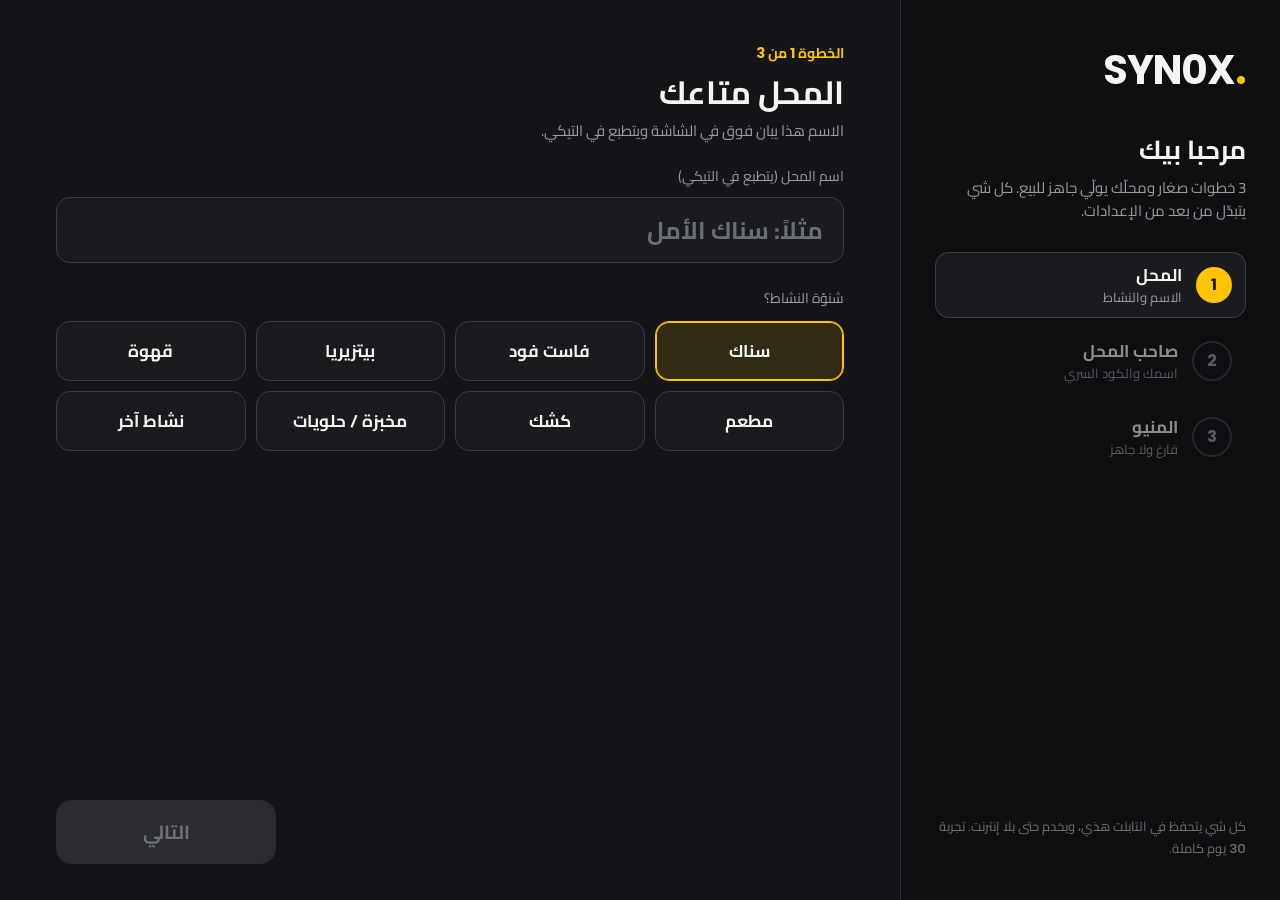
<file: index.html>
<!doctype html>
<html lang="ar" dir="rtl">
<head>
<meta charset="utf-8">
<meta name="viewport" content="width=device-width, initial-scale=1, maximum-scale=1, user-scalable=no, viewport-fit=cover">
<meta name="theme-color" content="#141518">
<link rel="icon" href="icon-192.png">
<title>SYN0X</title>
  <script type="module" crossorigin src="./assets/index-C4C29thI.js"></script>
  <link rel="stylesheet" crossorigin href="./assets/index-BhbG6K4N.css">
<link rel="manifest" href="./manifest.webmanifest"><script id="vite-plugin-pwa:register-sw" src="./registerSW.js"></script></head>
<body>
<div id="root"></div>
</body>
</html>
</file>
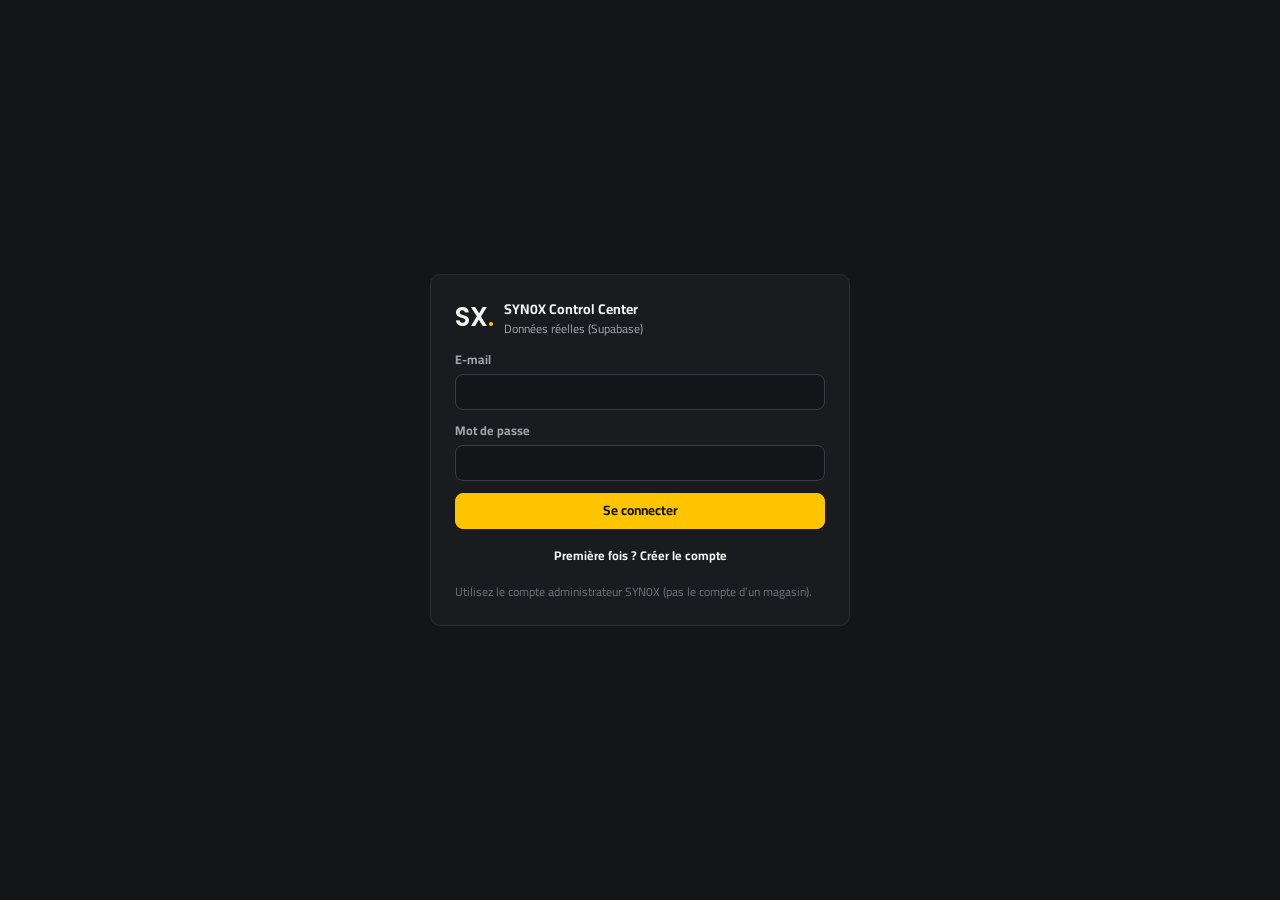
<file: admin/index.html>
<!doctype html>
<html lang="fr" dir="ltr" data-theme="dark">
<head>
<meta charset="utf-8">
<meta name="robots" content="noindex, nofollow">
<meta name="viewport" content="width=device-width, initial-scale=1">
<meta name="theme-color" content="#0E0F11">
<title>SYN0X Control Center</title>
<link rel="icon" href="data:image/svg+xml,%3Csvg xmlns='http://www.w3.org/2000/svg' viewBox='0 0 32 32'%3E%3Crect width='32' height='32' rx='7' fill='%230E0F11'/%3E%3Ctext x='5' y='22' font-family='Arial' font-weight='700' font-size='15' fill='%23F5F5F2'%3ESX%3C/text%3E%3Ccircle cx='27' cy='21' r='2.6' fill='%23FFC400'/%3E%3C/svg%3E">
  <script type="module" crossorigin src="./assets/index-UjGHFGop.js"></script>
  <link rel="stylesheet" crossorigin href="./assets/index-7V1TVXVy.css">
</head>
<body>
<div id="root"></div>
</body>
</html>
</file>
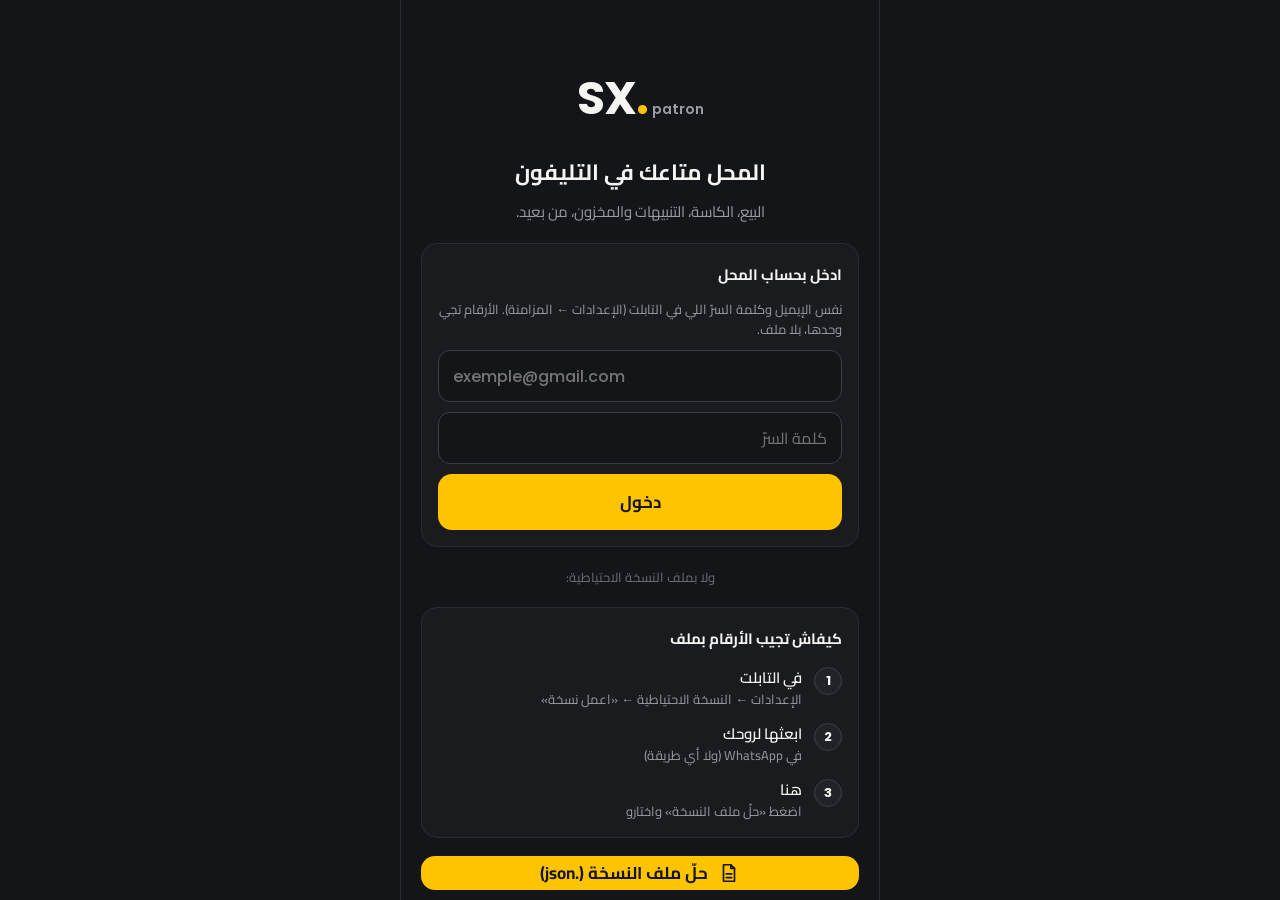
<file: patron/index.html>
<!doctype html>
<html lang="ar" dir="rtl">
<head>
<meta charset="utf-8">
<meta name="viewport" content="width=device-width, initial-scale=1, viewport-fit=cover">
<meta name="theme-color" content="#0E0F11">
<meta name="mobile-web-app-capable" content="yes">
<meta name="apple-mobile-web-app-capable" content="yes">
<meta name="apple-mobile-web-app-status-bar-style" content="black-translucent">
<meta name="apple-mobile-web-app-title" content="SYN0X Patron">
<link rel="apple-touch-icon" href="icon-192.png">
<title>SYN0X Patron</title>
<style>
:root{--bg:#141518;--bar:#0E0F11;--card:#1A1B1F;--card2:#212328;--line:#2A2C32;--bd:#3A3D44;--fg:#F5F5F2;--fg2:#9A9CA3;--fg3:#6B6E75;--acc:#FFC400;--accTx:#FFC400;--ok:#16A34A;--okTx:#4ADE80;--warn:#F59E0B;--warnTx:#FBBF24;--bad:#DC2626;--badTx:#F87171;--av:#A78BFA;--tint:#24221C}
:root[data-theme="light"]{--bg:#F4F4F1;--bar:#FFFFFF;--card:#FFFFFF;--card2:#FAFAF7;--line:#ECECE7;--bd:#D6D6D0;--fg:#17181B;--fg2:#6B6E75;--fg3:#A3A5AB;--accTx:#17181B;--okTx:#15803D;--warnTx:#B45309;--badTx:#C81E1E;--tint:#F6F0E1}
html,body,#root{margin:0;height:100%;background:var(--bg)}
body{font-family:'Cairo',sans-serif;color:var(--fg);-webkit-tap-highlight-color:transparent;overscroll-behavior:none}
.num{font-family:'Poppins',sans-serif;direction:ltr;unicode-bidi:isolate}
button,input{font-family:inherit;color:inherit}
button{cursor:pointer;-webkit-user-select:none;user-select:none}
button:focus-visible{outline:2px solid var(--acc);outline-offset:2px}
*{box-sizing:border-box}
@keyframes sxIn{from{opacity:0;transform:translateY(6px)}to{opacity:1;transform:none}}
</style>
  <script type="module" crossorigin src="./assets/index-BkzFuTnI.js"></script>
  <link rel="stylesheet" crossorigin href="./assets/index-BBVgAzFV.css">
<link rel="manifest" href="./manifest.webmanifest"><script id="vite-plugin-pwa:register-sw" src="./registerSW.js"></script></head>
<body>
<div id="root"></div>
</body>
</html>
</file>
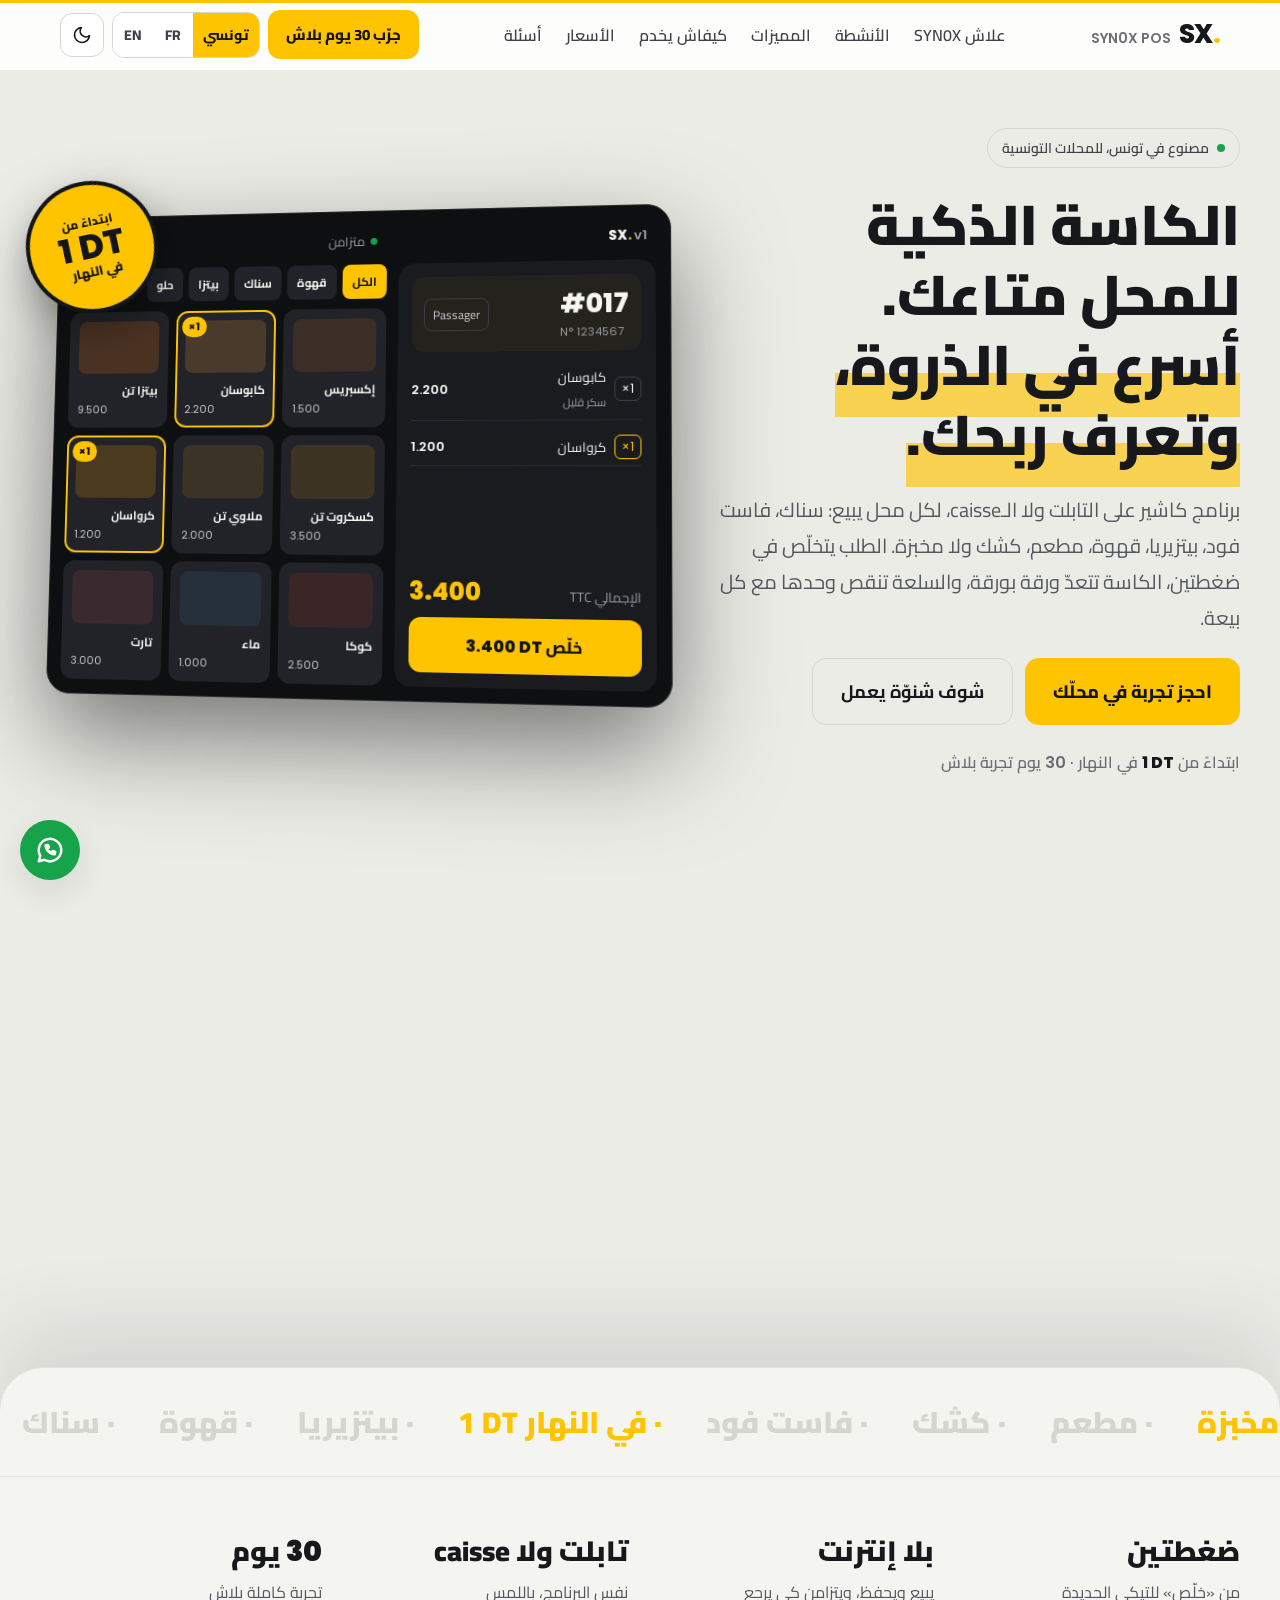
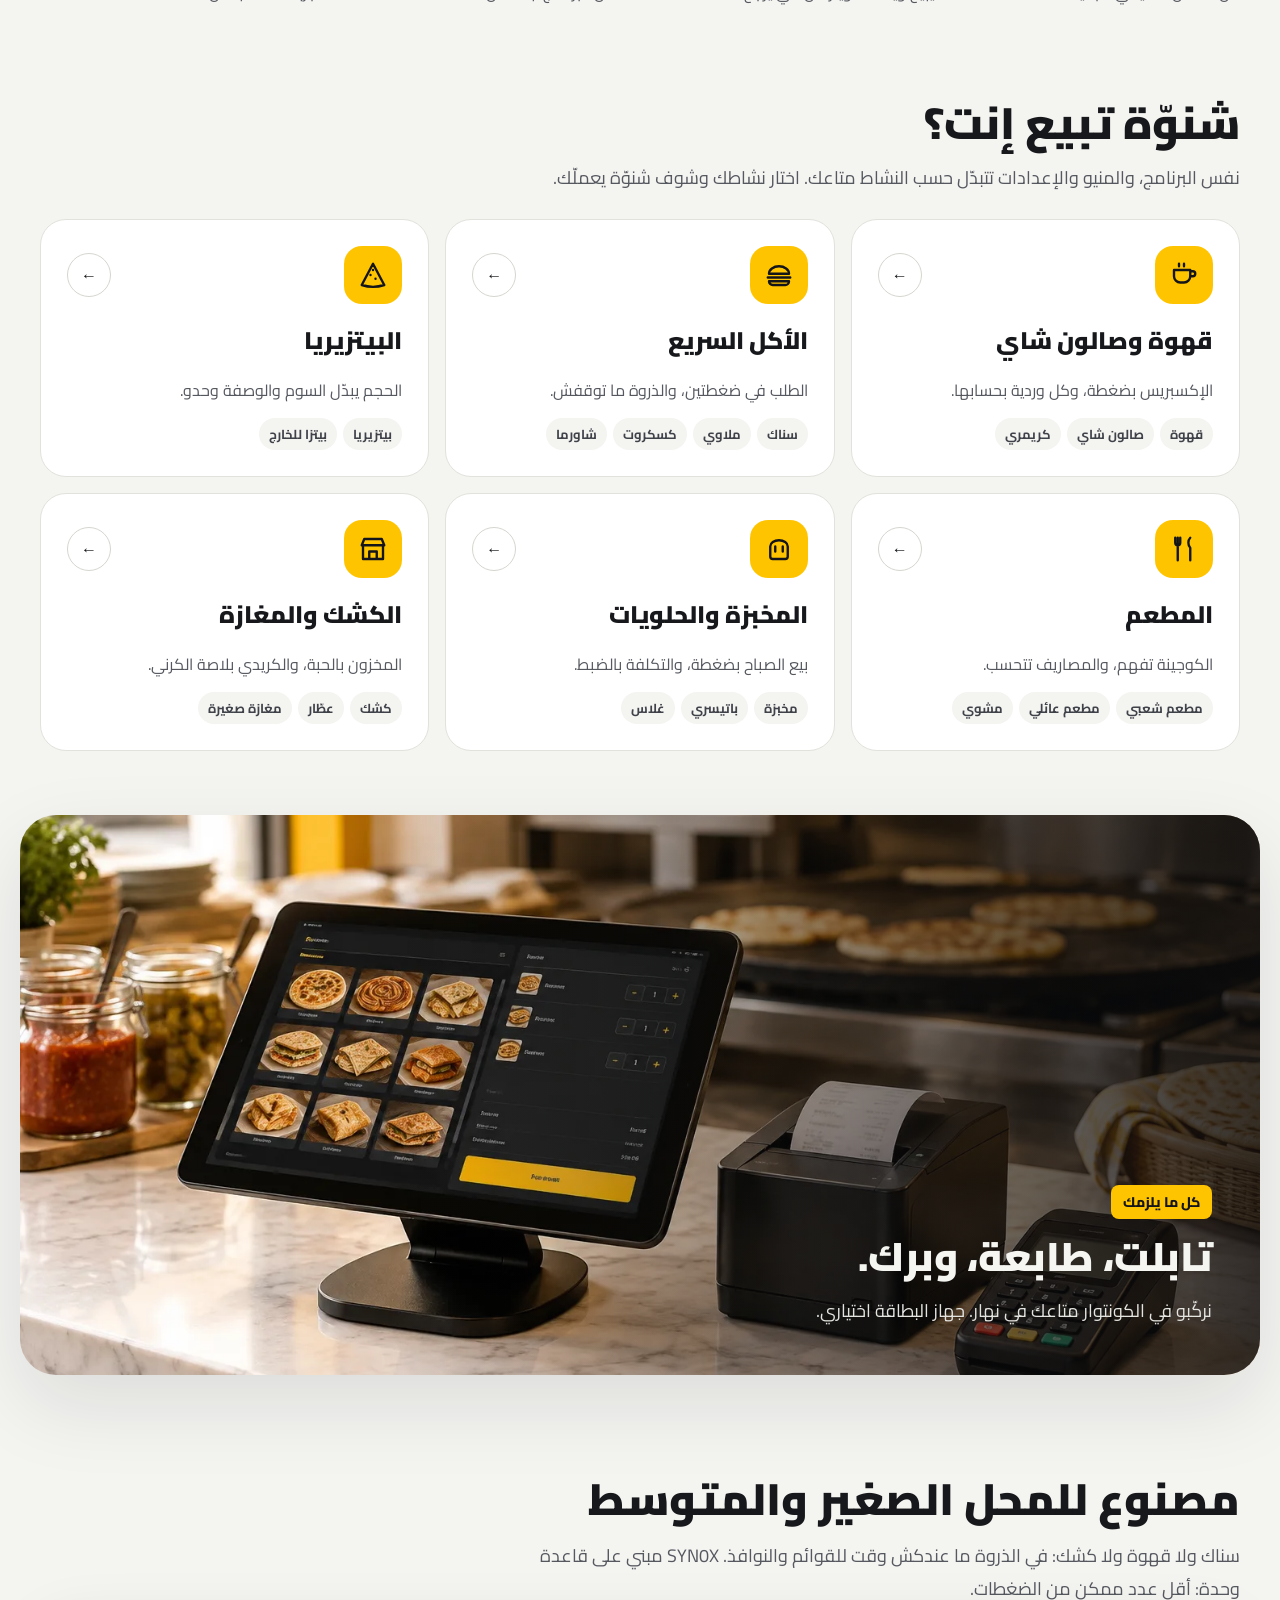
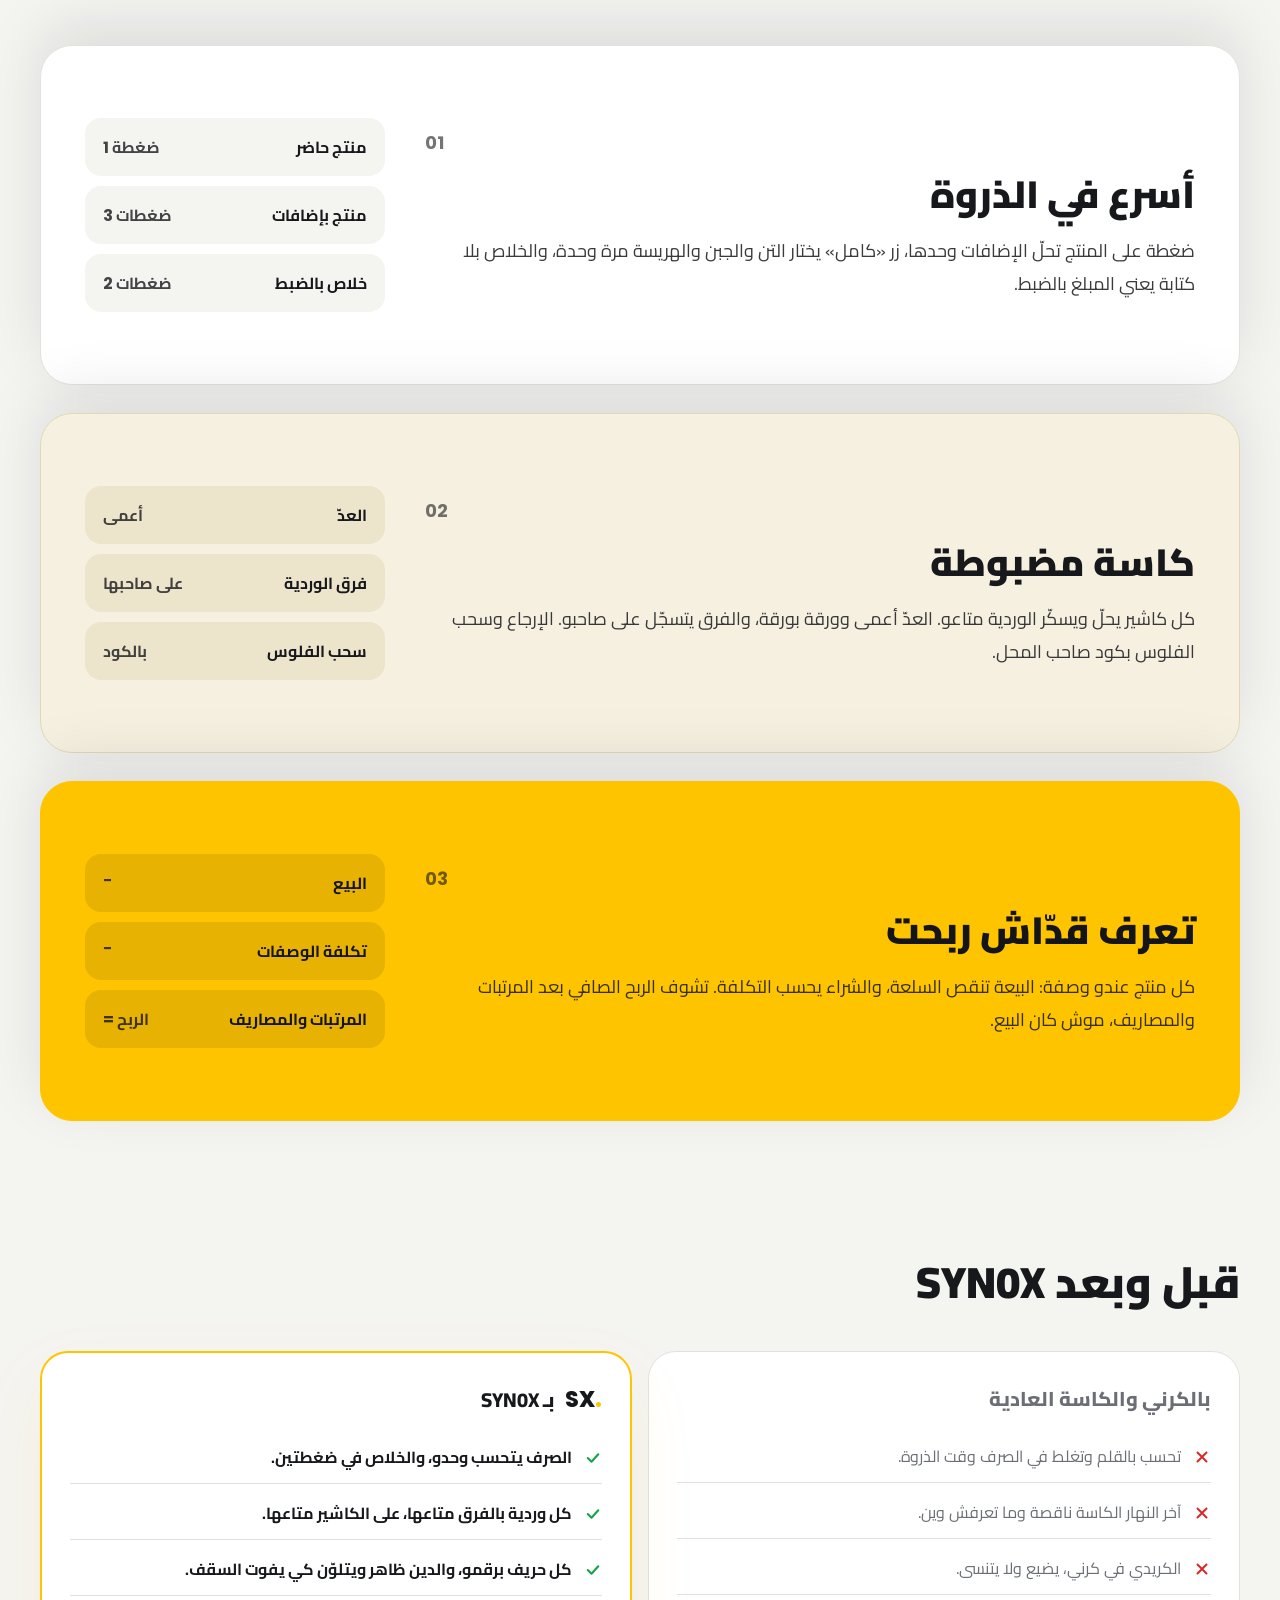
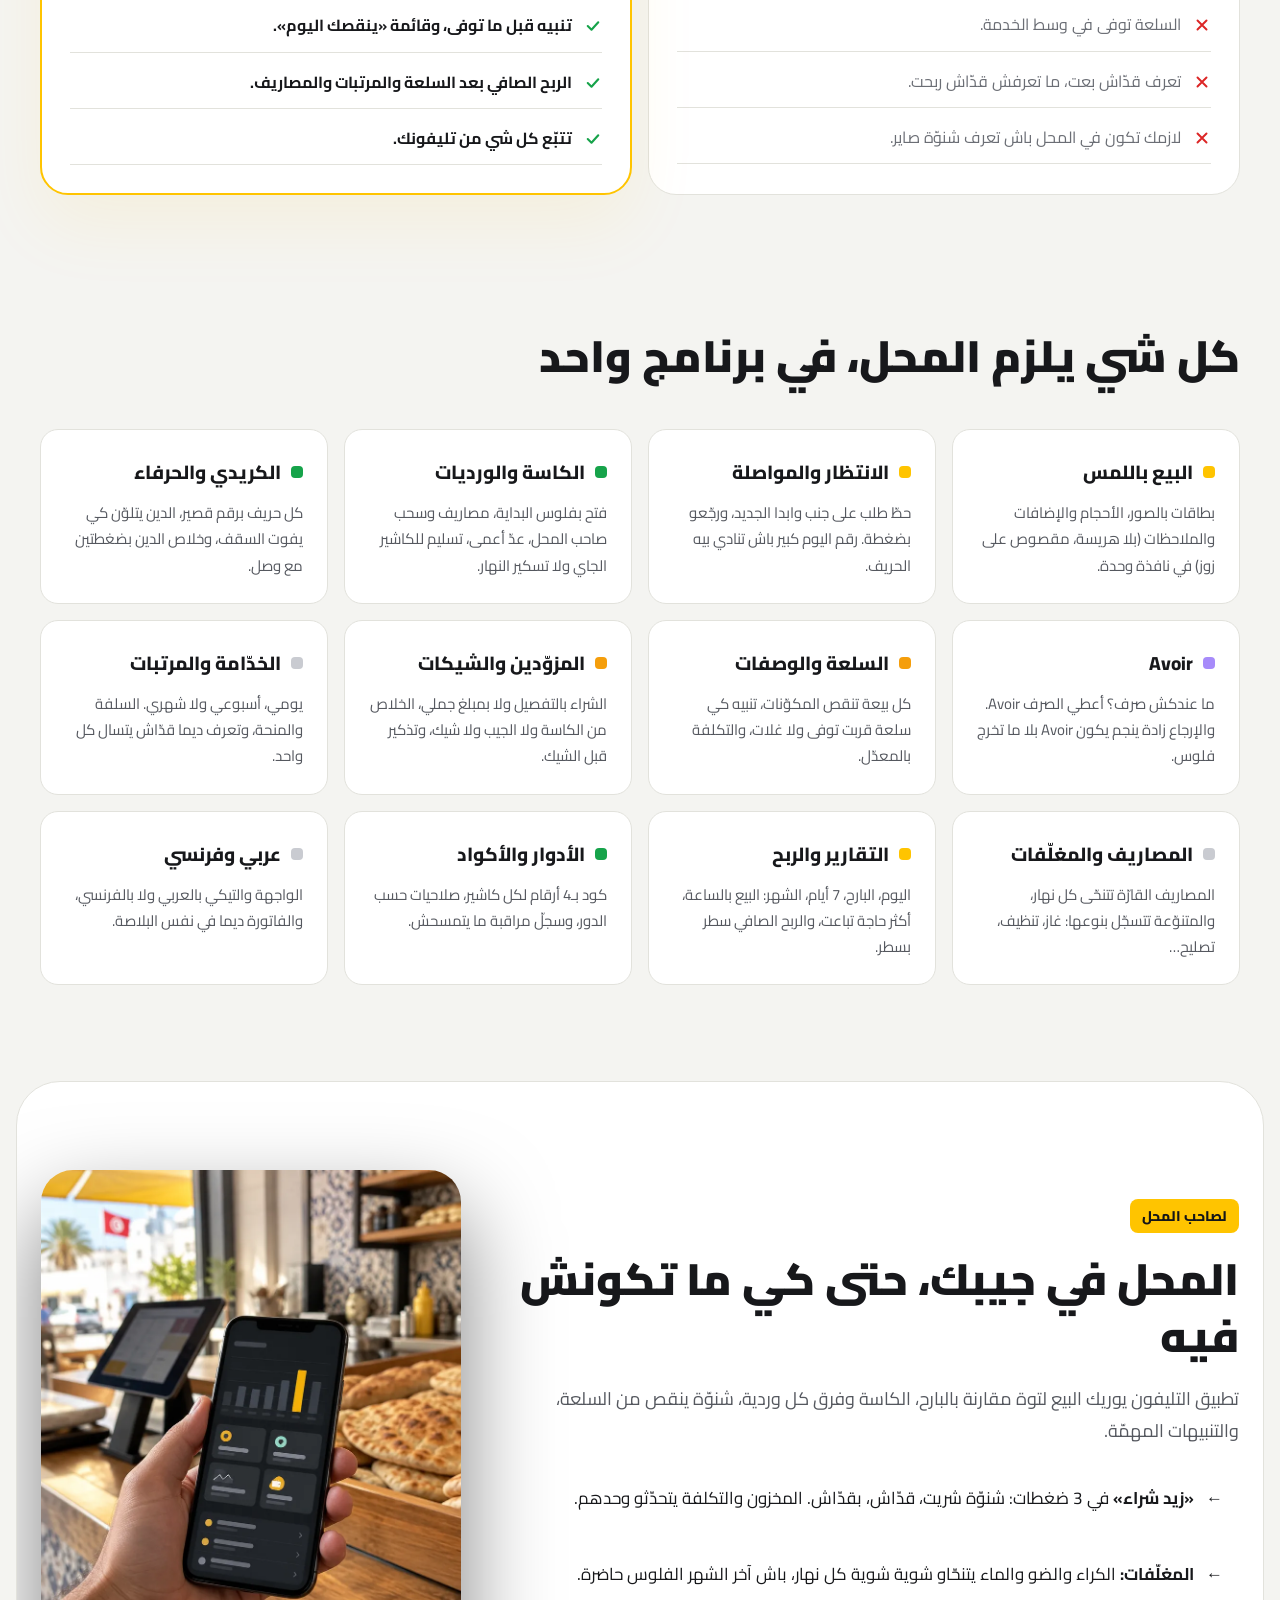
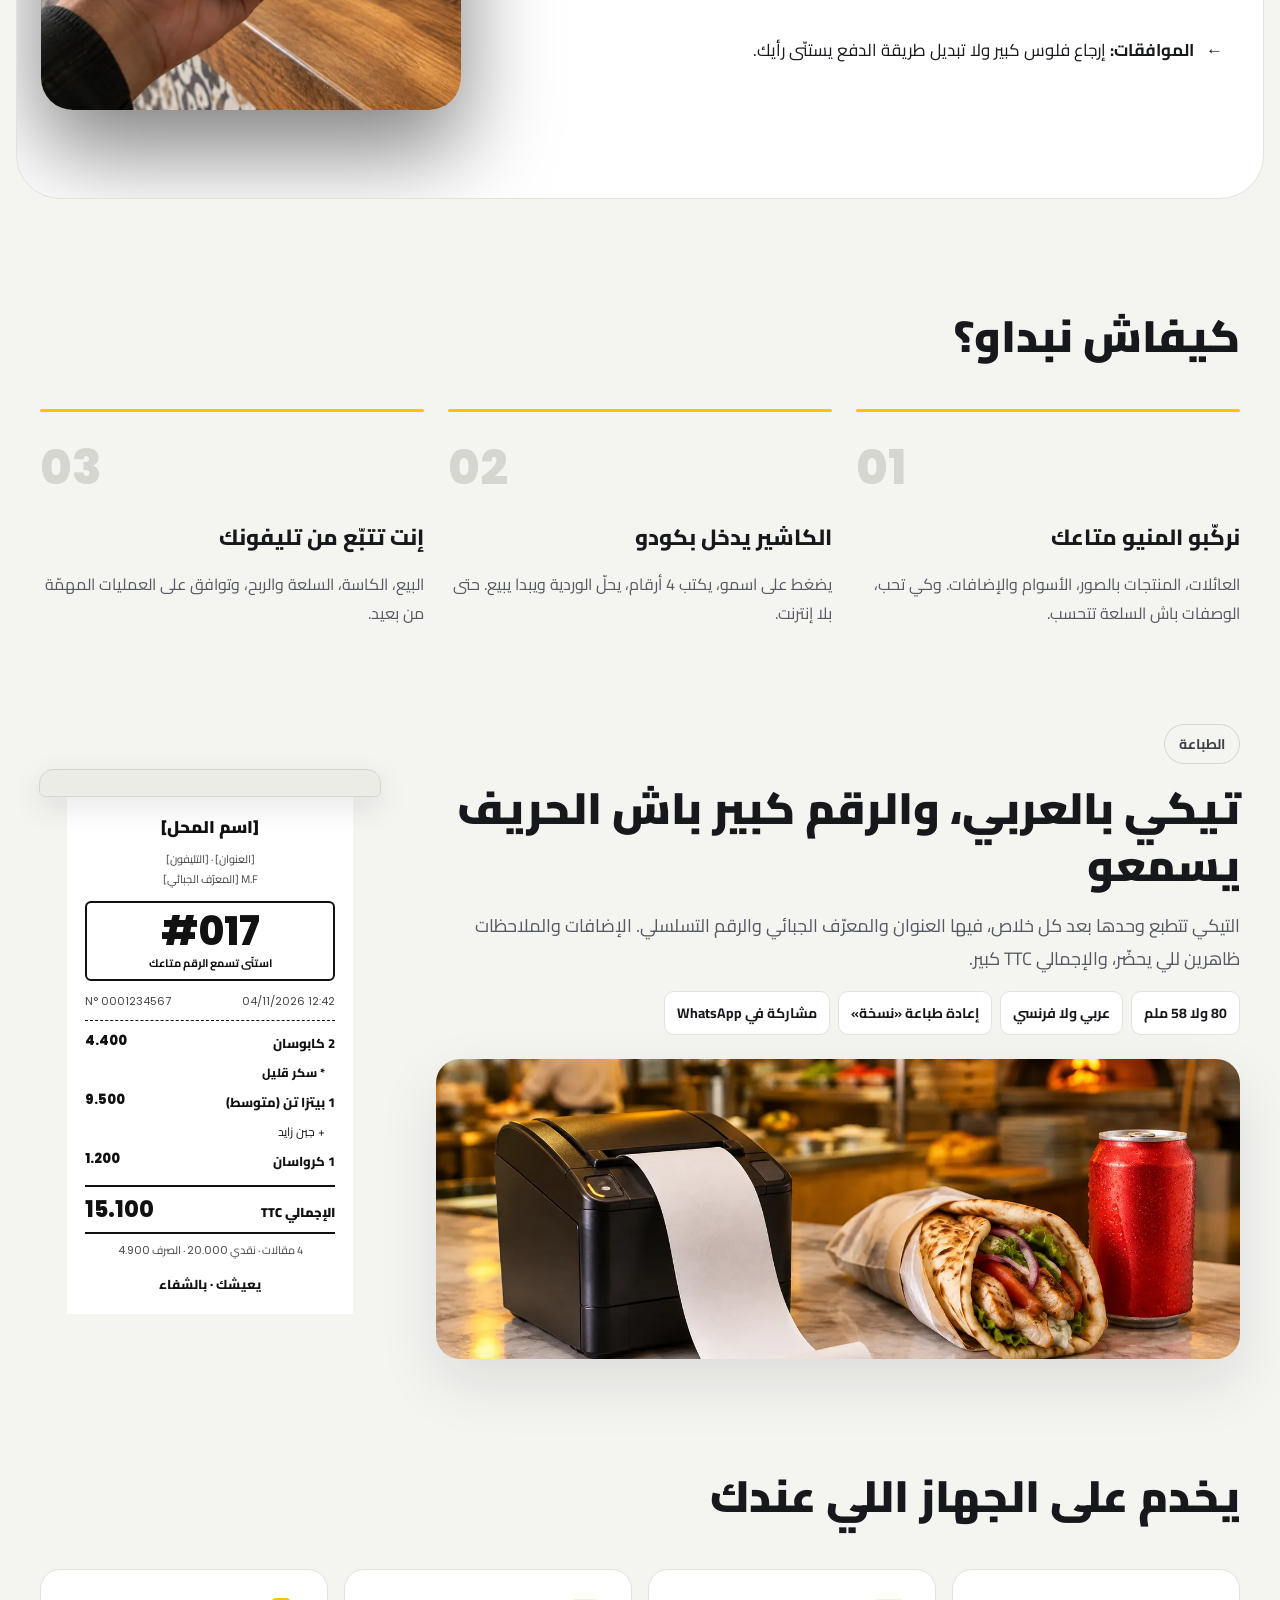
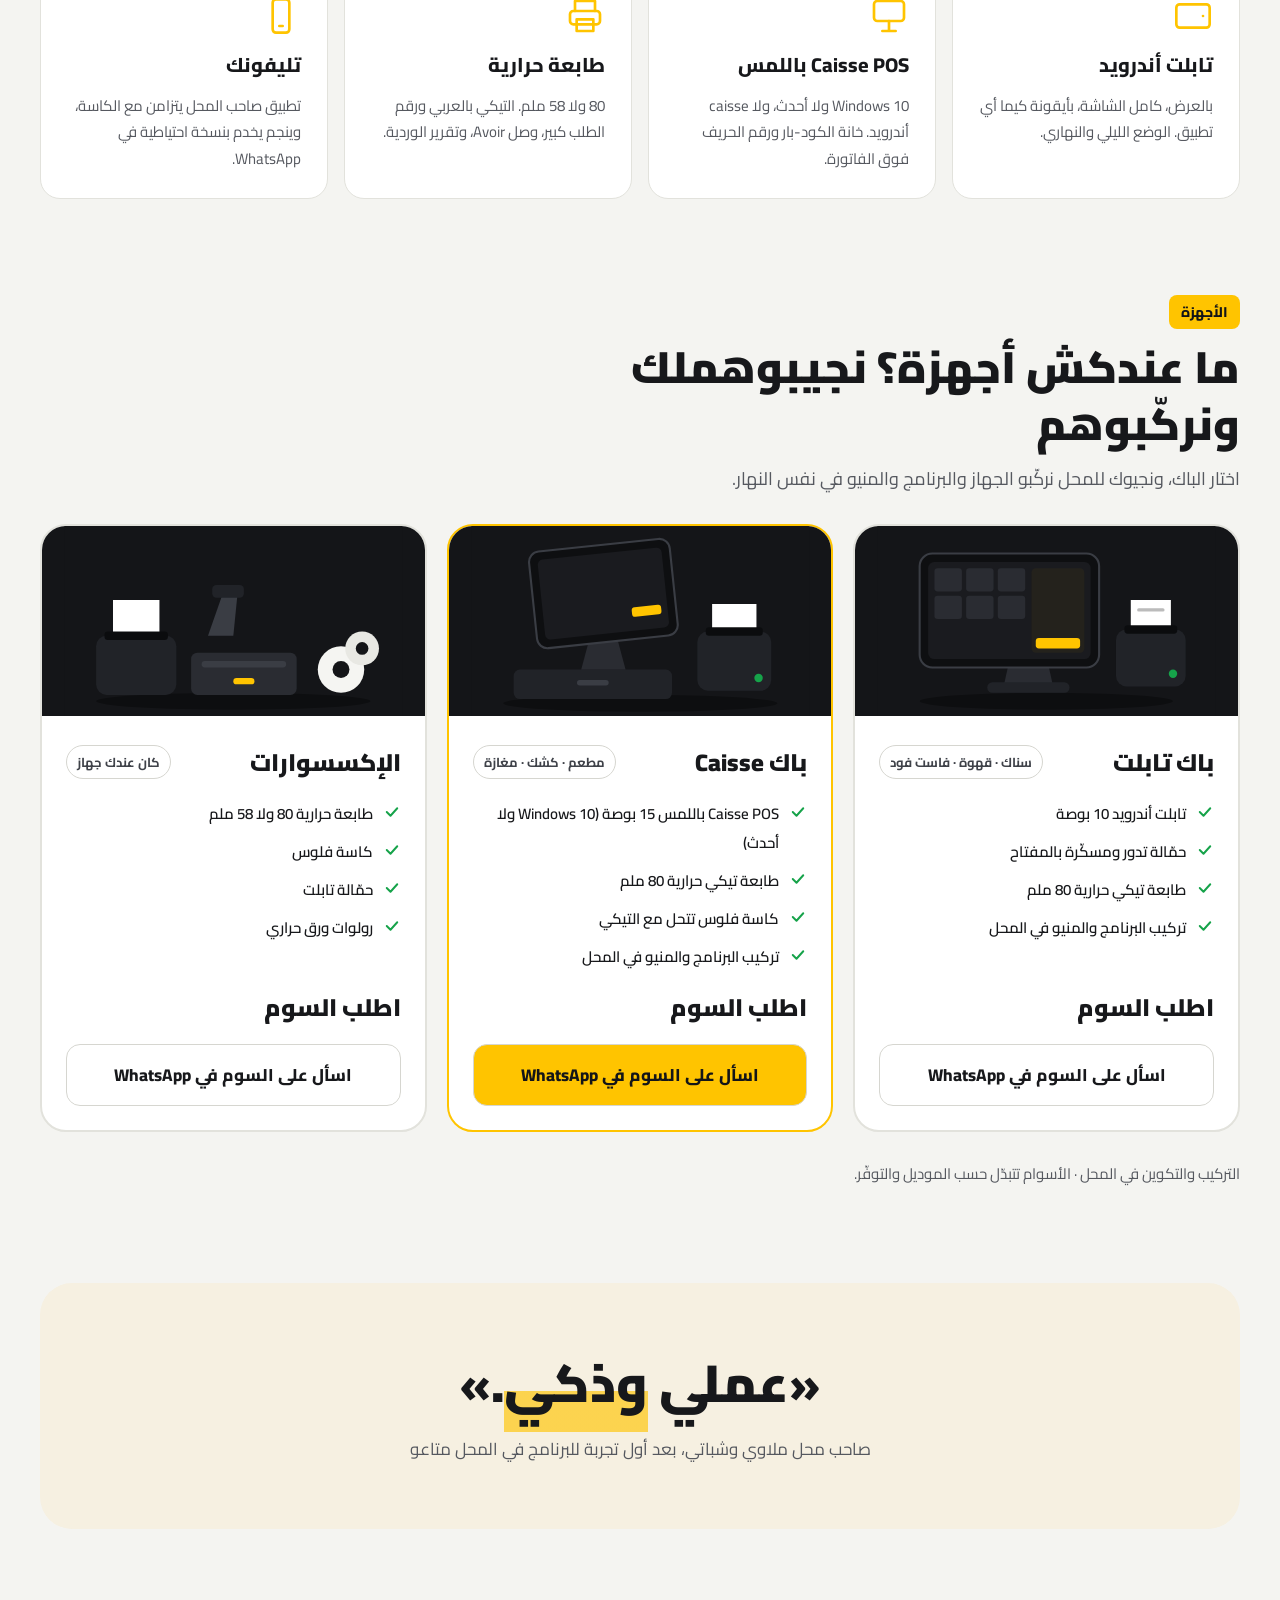
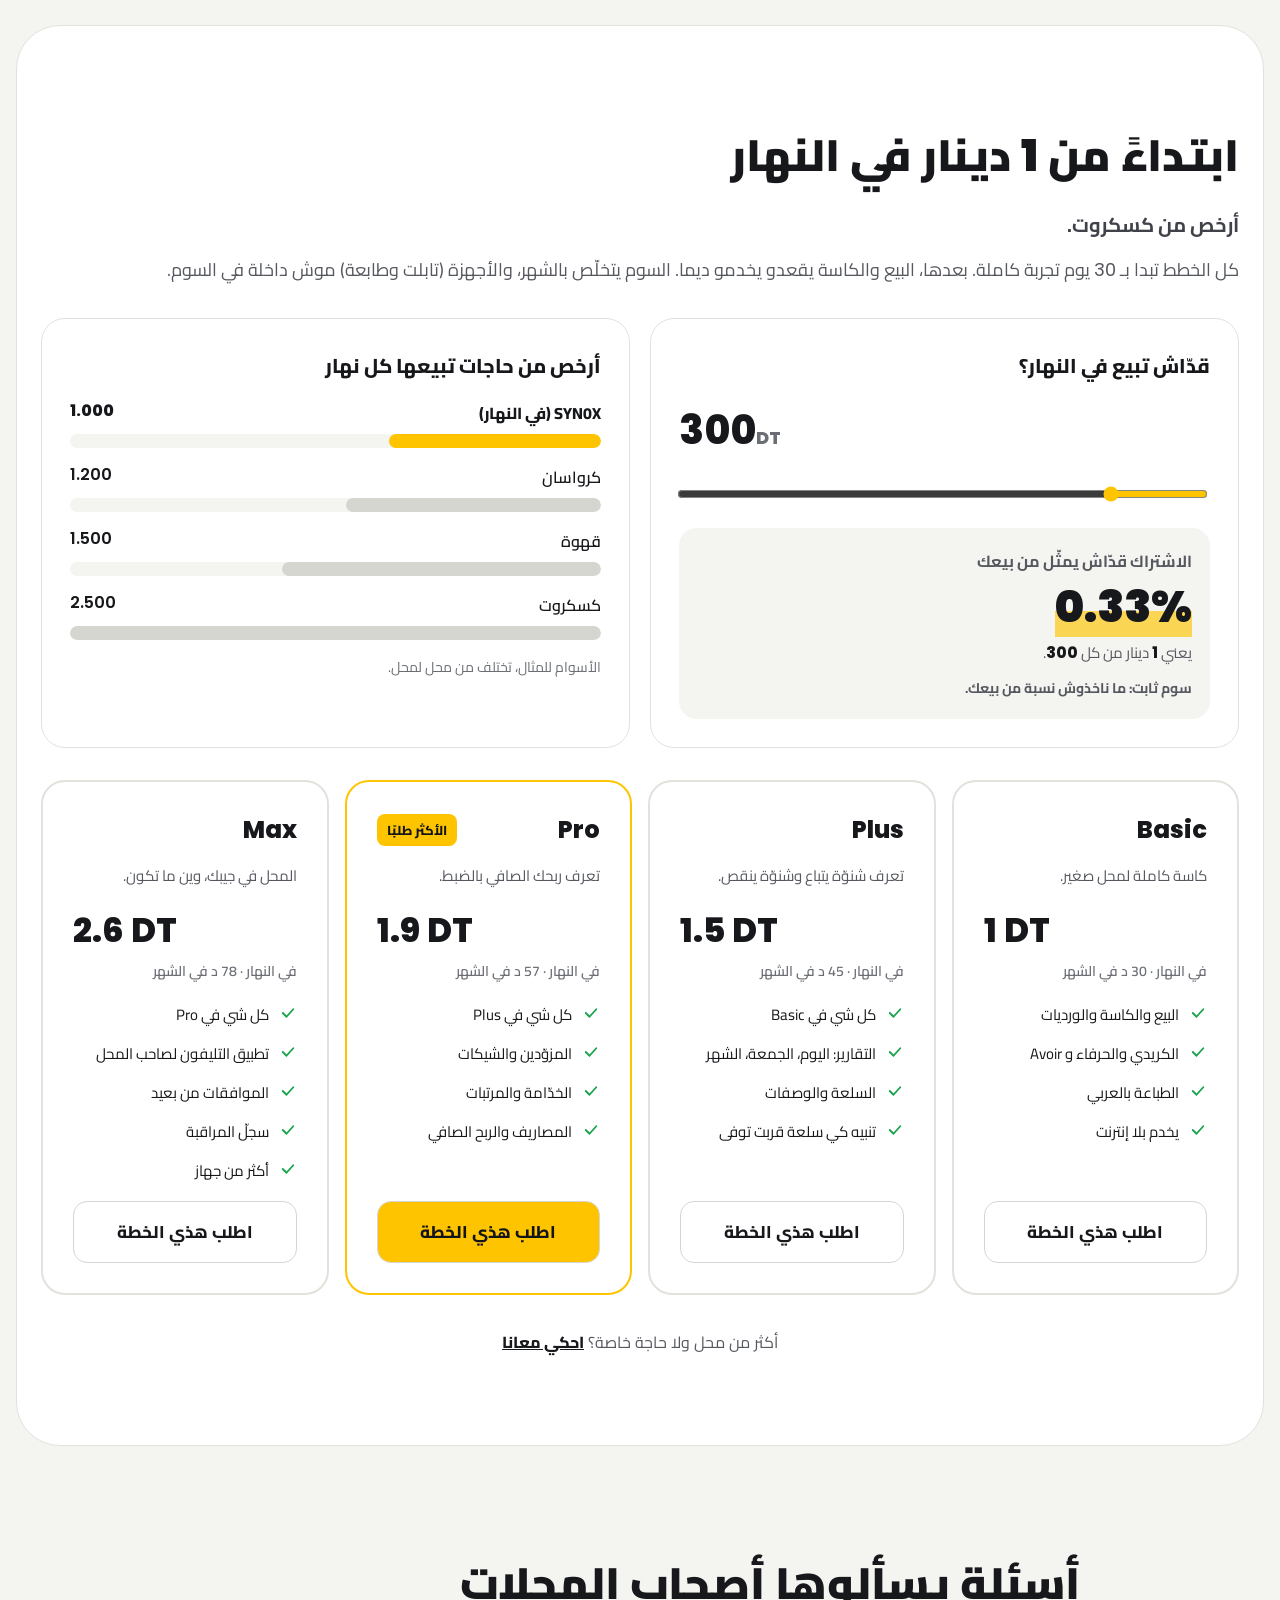
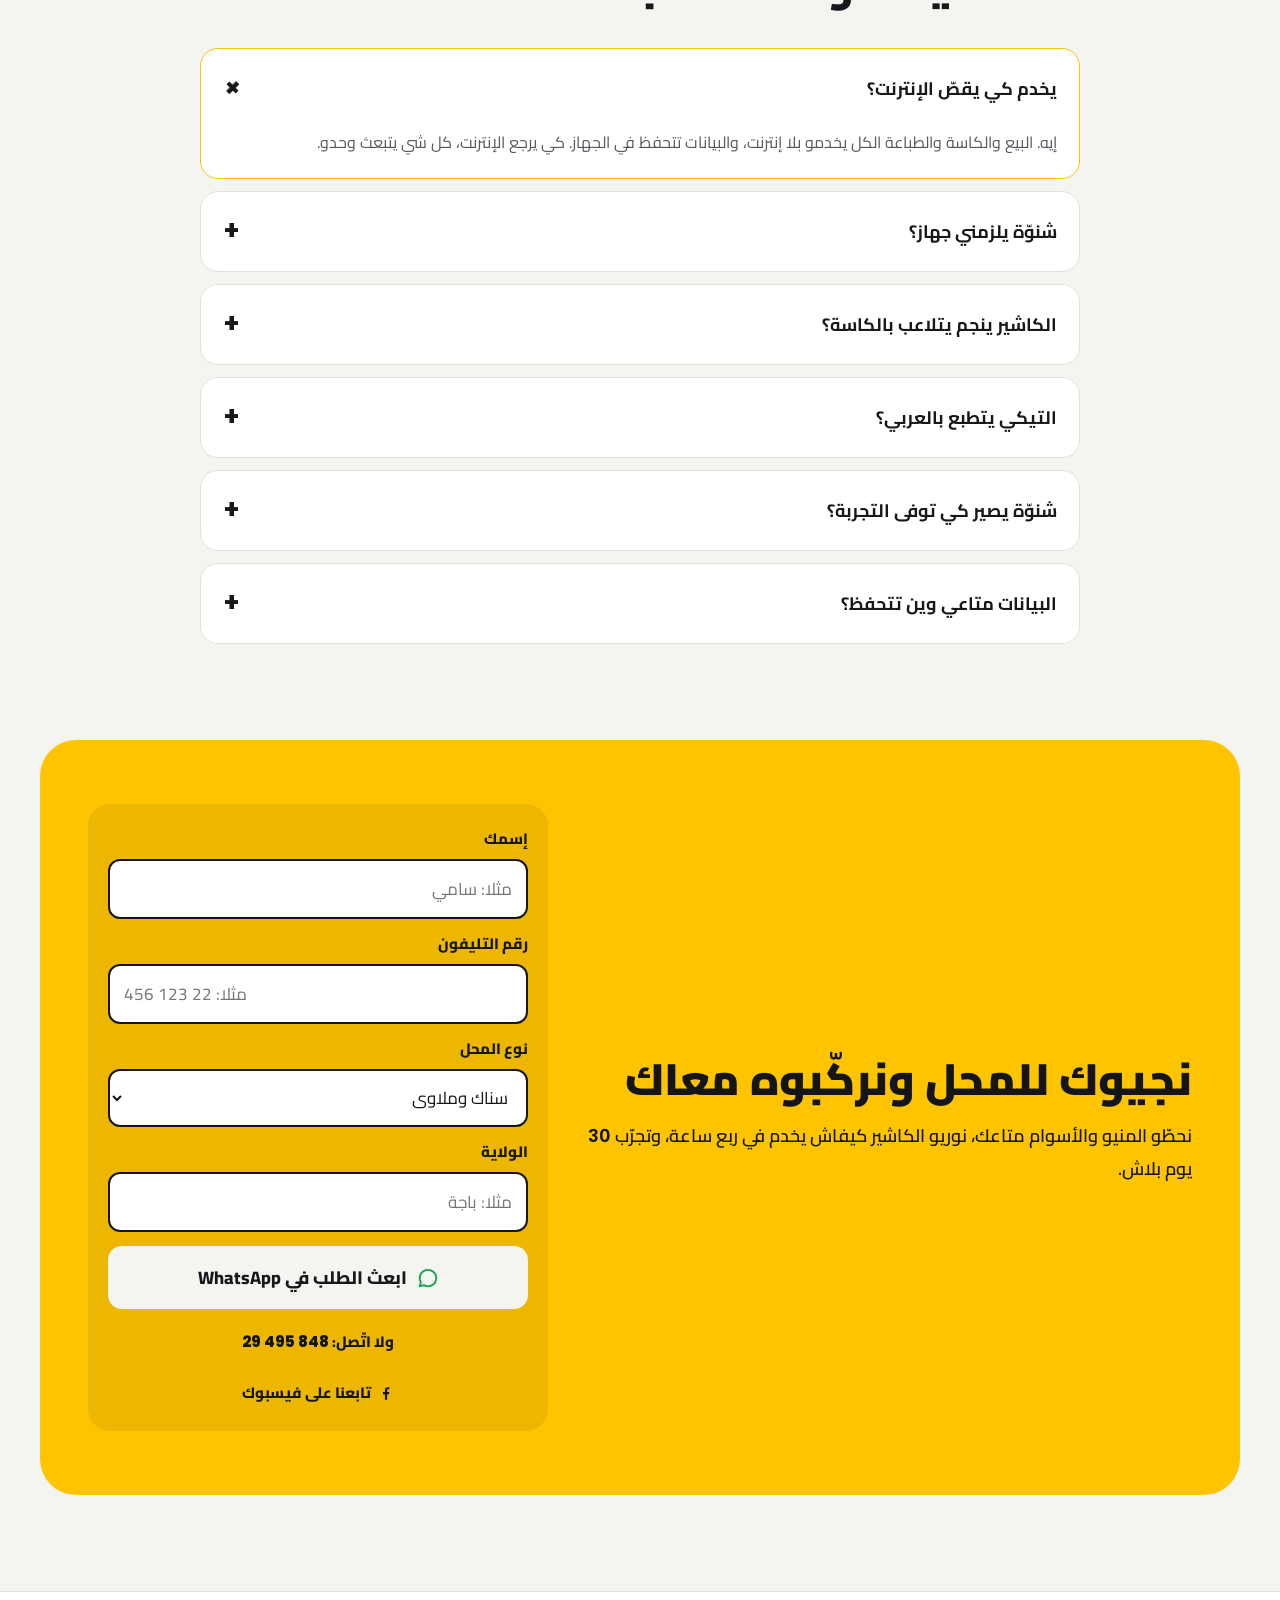
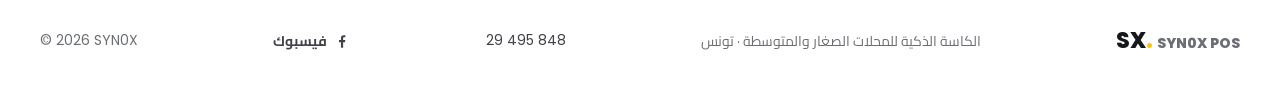
<file: site/index.html>
<!doctype html>
<html lang="ar" dir="rtl">
<head>
<meta charset="utf-8">
<meta name="viewport" content="width=device-width, initial-scale=1, viewport-fit=cover">
<title>SYN0X POS — الكاسة الذكية للمحلات التونسية</title>
<meta name="description" content="برنامج كاشير على التابلت ولا الـcaisse للسناك، الفاست فود، البيتزيريا، القهاوي، المطاعم والأكشاك. يخدم بلا إنترنت. ابتداءً من 1 دينار في النهار.">
<meta name="theme-color" content="#141518">
<link rel="icon" href="favicon.svg" type="image/svg+xml">
<link rel="apple-touch-icon" href="icon-180.png">
<link rel="alternate" hreflang="ar" href="https://jlassihaithem10-collab.github.io/synox-app/site/?lang=ar">
<link rel="alternate" hreflang="fr" href="https://jlassihaithem10-collab.github.io/synox-app/site/?lang=fr">
<link rel="alternate" hreflang="en" href="https://jlassihaithem10-collab.github.io/synox-app/site/?lang=en">
<link rel="canonical" href="https://jlassihaithem10-collab.github.io/synox-app/site/">
<meta property="og:type" content="website">
<meta property="og:locale" content="ar_TN">
<meta property="og:title" content="SYN0X POS — الكاسة الذكية، ابتداءً من 1 د في النهار">
<meta property="og:description" content="برنامج كاشير على التابلت ولا الـcaisse للسناك، الفاست فود، البيتزيريا، القهاوي، المطاعم والأكشاك. يخدم بلا إنترنت. ابتداءً من 1 دينار في النهار.">
<meta property="og:url" content="https://jlassihaithem10-collab.github.io/synox-app/site/">
<meta property="og:image" content="https://jlassihaithem10-collab.github.io/synox-app/site/og.jpg">
<meta property="og:image:width" content="1200">
<meta property="og:image:height" content="630">
<meta property="article:publisher" content="https://www.facebook.com/profile.php?id=61596007040555">
<meta name="twitter:card" content="summary_large_image">
<meta name="twitter:image" content="https://jlassihaithem10-collab.github.io/synox-app/site/og.jpg">
<link rel="preconnect" href="https://fonts.googleapis.com">
<link href="https://fonts.googleapis.com/css2?family=Cairo:wght@400;600;700;800;900&amp;family=Poppins:wght@500;600;700;800&amp;display=swap" rel="stylesheet">
<style>
body{margin:0;background:#ECECE7}
.th-dark,.dark-zone{--page:#0B0C0E;--bg:#141518;--bar:#0E0F11;--card:#1A1B1F;--card2:#212328;--line:#2A2C32;--border:#3A3D44;--tx:#F5F5F2;--tx2:#B4B6BC;--tx3:#C9CBD1;--tx4:#9A9CA3;--beige:#24221C;--beige2:#2F2C24;--beigeBd:#3A3526;--chip:#24262B;--marq:#2E3036;--hl:#FFC400;--hlbg:none;--nav:rgba(14,15,17,.82);--sh:rgba(0,0,0,.5)}
.th-light{--page:#ECECE7;--bg:#F4F4F1;--bar:#FFFFFF;--card:#FFFFFF;--card2:#ECECE7;--line:#E2E2DC;--border:#D6D6D0;--tx:#17181B;--tx2:#55585F;--tx3:#3F4249;--tx4:#6B6E75;--beige:#F6F0E1;--beige2:#EDE4CC;--beigeBd:#E3D7B6;--chip:#F4F4F1;--marq:#D6D6D0;--hl:#17181B;--hlbg:linear-gradient(transparent 58%,rgba(255,196,0,.65) 58%);--nav:rgba(255,255,255,.86);--sh:rgba(23,24,27,.1)}
.th-light .lift:hover{border-color:#C9C9C2;box-shadow:0 24px 48px rgba(23,24,27,.12)}
.dark-zone{color:var(--tx)}

html{scroll-behavior:smooth}
a{color:#FFC400;text-decoration:none}a:hover{color:#FFD54A}
.num{font-family:Poppins,Cairo,sans-serif;direction:ltr;unicode-bidi:isolate}
.up{animation:up .9s cubic-bezier(.2,.7,.2,1) both}
@keyframes up{from{opacity:0;transform:translateY(32px)}}
.float{animation:float 7s ease-in-out infinite}
@keyframes float{50%{transform:translateY(-12px)}}
.tilt{transform:perspective(1600px) rotateY(-9deg) rotateX(5deg);transition:transform .7s cubic-bezier(.2,.7,.2,1)}
.tilt:hover{transform:perspective(1600px) rotateY(0) rotateX(0)}
.tile{transition:border-color .3s,background .3s}
.tap{animation:tap .55s ease-out}
@keyframes tap{0%{transform:scale(1);box-shadow:0 0 0 0 rgba(255,196,0,.7)}35%{transform:scale(.9)}100%{transform:scale(1);box-shadow:0 0 0 14px rgba(255,196,0,0)}}
.ln{animation:ln .5s cubic-bezier(.2,.7,.2,1) both}
@keyframes ln{from{opacity:0;transform:translateX(-36px)}}
.press{animation:press 1s ease-in-out infinite}
@keyframes press{0%{box-shadow:0 0 0 0 rgba(255,196,0,.65)}100%{box-shadow:0 0 0 16px rgba(255,196,0,0)}}
.pop{animation:pop .55s cubic-bezier(.2,1.4,.4,1) both}
@keyframes pop{from{opacity:0;transform:scale(.7) translateY(20px)}}
.marq{display:flex;width:max-content;animation:marq 34s linear infinite}
@keyframes marq{to{transform:translateX(-50%)}}
.lift{transition:transform .4s cubic-bezier(.2,.7,.2,1),border-color .4s,box-shadow .4s}
.lift:hover{transform:translateY(-8px);border-color:#4A4D55;box-shadow:0 24px 48px rgba(0,0,0,.4)}
.glow{animation:glow 3s ease-in-out infinite}
@keyframes glow{50%{box-shadow:0 0 0 1px rgba(255,196,0,.5),0 20px 60px rgba(255,196,0,.18)}}
.btn{transition:transform .25s,box-shadow .25s}
.btn:hover{transform:translateY(-3px);box-shadow:0 12px 28px rgba(255,196,0,.28)}
.blink{animation:blink 1.6s ease-in-out infinite}
@keyframes blink{50%{opacity:.35}}
.prog{display:none}
.act-card .act-arrow{transition:transform .3s,background .3s,color .3s}
.act-card:hover .act-arrow{background:#FFC400;color:#141518;border-color:#FFC400;transform:translateX(-6px)}
[dir=ltr] .act-arrow{transform:scaleX(-1)}
[dir=ltr] .act-card:hover .act-arrow{transform:scaleX(-1) translateX(-6px)}
.burger{display:none}
[dir=ltr] .inv-row{flex-direction:row-reverse}
[dir=ltr] .band-grad{background:linear-gradient(to right,rgba(11,12,14,.82) 0%,rgba(11,12,14,.35) 45%,rgba(11,12,14,0) 70%)!important}
[dir=ltr] .band-txt{right:auto!important;left:0}
[dir=ltr] .prog-dir{transform-origin:left!important}
[dir=ltr] .growx{transform-origin:left}
.lang-sw{display:inline-flex;border:1px solid var(--border);border-radius:12px;overflow:hidden;height:44px}
.lang-sw button{border:0;background:var(--card);color:var(--tx3);font-family:Cairo,Poppins,sans-serif;font-weight:800;font-size:14px;padding:0 10px;min-width:40px;cursor:pointer}
@media (max-width:480px){.lang-sw button{padding:0 7px;min-width:34px;font-size:13px}}
.stamp{animation:stampIn .8s cubic-bezier(.2,1.5,.4,1) .9s both, wob 4s ease-in-out 2s infinite;color:#141518}
.stamp:hover{color:#141518}
@keyframes stampIn{from{opacity:0;transform:scale(2.2) rotate(-40deg)}to{opacity:1;transform:scale(1) rotate(-12deg)}}
@keyframes wob{0%,100%{transform:rotate(-12deg)}50%{transform:rotate(-6deg) scale(1.05)}}
@media (max-width:600px){.stamp{width:82px!important;height:82px!important;top:-40px!important;left:-6px!important;border-width:3px!important}.stamp span{font-size:10px!important}.stamp span.num{font-size:22px!important}}
.wa-fab{animation:wa 2.4s ease-in-out infinite;transition:transform .25s}
.wa-fab:hover{transform:scale(1.08)}
@keyframes wa{0%,100%{box-shadow:0 12px 30px rgba(0,0,0,.45),0 0 0 0 rgba(22,163,74,.55)}50%{box-shadow:0 12px 30px rgba(0,0,0,.45),0 0 0 14px rgba(22,163,74,0)}}
@supports (animation-timeline: view()){.paper{animation:paper linear both;animation-timeline:view();animation-range:entry 30% cover 55%}@keyframes paper{from{transform:translateY(-100%)}}}
.cta-short{display:none}
@media (max-width:1180px){.nav-links{display:none!important}.burger{display:inline-flex}}
@media (min-width:1181px){.menu-panel{display:none!important}}
.nav-links a{white-space:nowrap}
@media (max-width:700px){.tilt{width:620px;zoom:calc((100vw - 48px) / 620px);transform:none}.tilt:hover{transform:none}}
[dir=ltr] .wa-fab{left:auto!important;right:20px}
[dir=ltr] h1{font-size:48px!important;line-height:1.15!important}
@media (max-width:600px){[dir=ltr] h1{font-size:34px!important}}
@media (max-width:480px){.nav-cta{display:none!important}}
@media (max-width:480px){.nav-sub{display:none}.cta-long{display:none}.cta-short{display:inline}}
@media (max-width:600px){img[alt]{max-height:380px}h1{font-size:36px!important}h2{font-size:30px!important}.shrink{padding:26px!important}.shrink h3{font-size:28px!important}.zoom{padding-left:24px!important;padding-right:24px!important}}
@media (min-width:900px) and (min-height:740px){.hero-stick{position:sticky;top:72px}@supports (animation-timeline: view()){.hero-spacer{height:520px}}}
@supports (animation-timeline: view()){
.prog{display:block;animation:prog linear both;animation-timeline:scroll(root)}
@keyframes prog{from{transform:scaleX(0)}to{transform:scaleX(1)}}
@media (min-width:900px) and (min-height:740px){.heroOut{animation:heroOut linear both;animation-timeline:scroll(root);animation-range:0px 620px}}
@keyframes heroOut{to{transform:scale(.9) translateY(-30px);opacity:.25}}
.rv{animation:rv linear both;animation-timeline:view();animation-range:entry 0% cover 30%}
@keyframes rv{from{opacity:0;transform:translateY(80px) scale(.96)}}
.rvs{animation:rvs linear both;animation-timeline:view();animation-range:entry 0% cover 35%}
@keyframes rvs{from{opacity:0;transform:translateX(-90px) rotate(-2deg)}}
.zoom{animation:zoom linear both;animation-timeline:view();animation-range:entry 0% cover 25%}
@keyframes zoom{from{transform:scale(.88);border-radius:80px;opacity:.4}}
.phone{animation:phone linear both;animation-timeline:view();animation-range:entry 0% cover 45%}
@keyframes phone{from{transform:translateY(160px) rotate(-12deg) scale(.85);opacity:0}}
.bar{transform-origin:bottom;animation:bar linear both;animation-timeline:view();animation-range:entry 20% cover 50%}
@keyframes bar{from{transform:scaleY(.05)}}
.growx{transform-origin:right;animation:growx linear both;animation-timeline:view();animation-range:entry 10% cover 40%}
@keyframes growx{from{transform:scaleX(0)}}
.shrink{animation:shrink linear both;animation-timeline:view();animation-range:exit-crossing 0% exit-crossing 100%}
@keyframes shrink{to{transform:scale(.92);filter:brightness(.6)}}
}
@supports (animation-timeline: view()){
@keyframes tiltFlat{0%{transform:perspective(1600px) rotateY(-14deg) rotateX(8deg) scale(.94)}35%,100%{transform:perspective(1600px) rotateY(0) rotateX(0) scale(1)}}
@keyframes scrCash{0%,30%{opacity:0;transform:translateY(16px)}40%,62%{opacity:1;transform:none}72%,100%{opacity:0;transform:translateY(-16px)}}
@keyframes scrRep{0%,62%{opacity:0;transform:translateY(16px)}72%,100%{opacity:1;transform:none}}
@media (min-width:900px) and (min-height:740px){
.tilt{animation:tiltFlat linear both;animation-timeline:scroll(root);animation-range:0px 700px}
.scr-cash{animation:scrCash linear both;animation-timeline:scroll(root);animation-range:0px 700px}
.scr-rep{animation:scrRep linear both;animation-timeline:scroll(root);animation-range:0px 700px}
.heroOut{animation-range:620px 1000px!important}
}
@media not ((min-width:900px) and (min-height:740px)){
.scr-cash{animation:scrCash linear both;animation-timeline:view();animation-range:cover 15% cover 85%}
.scr-rep{animation:scrRep linear both;animation-timeline:view();animation-range:cover 15% cover 85%}
}
.plx{animation:plx linear both;animation-timeline:view();animation-range:cover 0% cover 100%}
@keyframes plx{from{transform:translateY(-9%) scale(1.18)}to{transform:translateY(9%) scale(1.18)}}
.plx-s{animation:plxS linear both;animation-timeline:view();animation-range:cover 0% cover 100%}
@keyframes plxS{from{transform:translateY(50px)}to{transform:translateY(-50px)}}
.stg>*{animation:stg linear both!important;animation-timeline:view()!important}
.stg>:nth-child(4n+1){animation-range:entry 0% cover 28%!important}
.stg>:nth-child(4n+2){animation-range:entry 12% cover 36%!important}
.stg>:nth-child(4n+3){animation-range:entry 24% cover 44%!important}
.stg>:nth-child(4n+4){animation-range:entry 36% cover 52%!important}
@keyframes stg{from{opacity:0;transform:translateY(90px) rotate(1.5deg) scale(.94)}}
}
@media (prefers-reduced-motion:reduce){*{animation:none!important;transition:none!important;scroll-behavior:auto!important}}
</style>
</head>
<body>
<div id="root"></div>
<noscript><p style="font-family:sans-serif;padding:24px">SYN0X POS — WhatsApp: +216 29 495 848</p></noscript>
<script src="vendor/react.production.min.js"></script>
<script src="vendor/react-dom.production.min.js"></script>
<script src="app.js"></script>
</body>
</html>
</file>
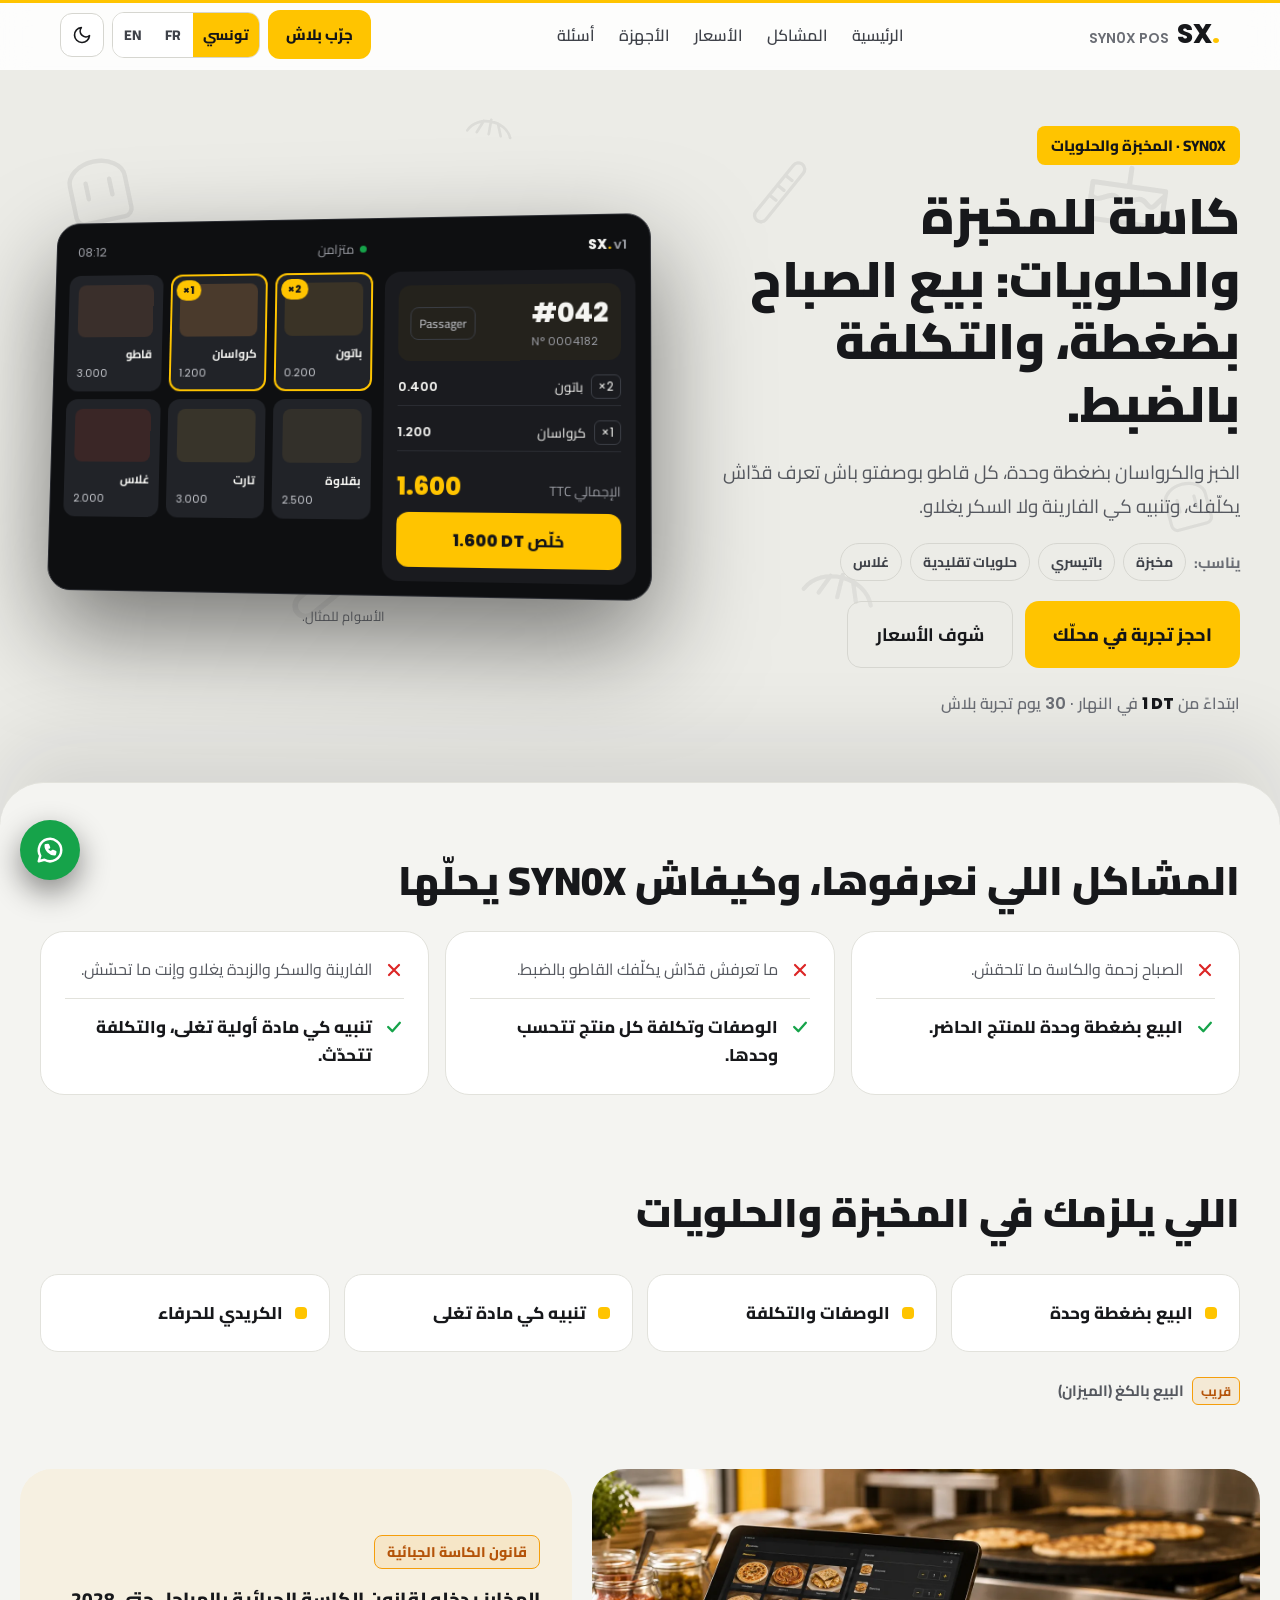
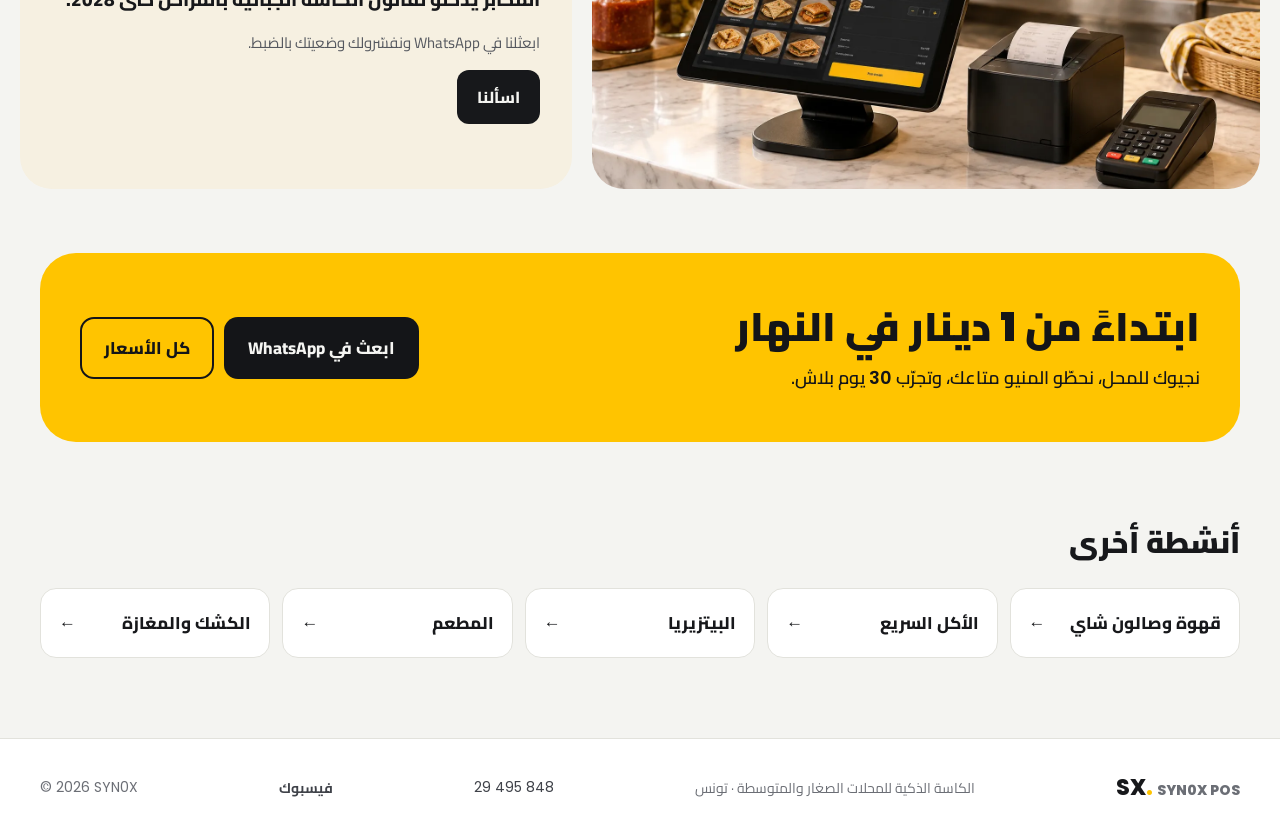
<file: site/boulangerie/index.html>
<!doctype html>
<html lang="ar" dir="rtl">
<head>
<meta charset="utf-8">
<meta name="viewport" content="width=device-width, initial-scale=1, viewport-fit=cover">
<title>برنامج كاسة للمخبزة والحلويات — SYN0X POS</title>
<meta name="description" content="كاسة للمخبزة والباتيسري: بيع الصباح بضغطة، والوصفات وتكلفة كل منتج. ابتداءً من 1 دينار في النهار.">
<meta name="theme-color" content="#141518">
<link rel="icon" href="../favicon.svg" type="image/svg+xml">
<link rel="apple-touch-icon" href="../icon-180.png">
<link rel="canonical" href="https://jlassihaithem10-collab.github.io/synox-app/site/boulangerie/">
<meta property="og:type" content="website">
<meta property="og:locale" content="ar_TN">
<meta property="og:title" content="برنامج كاسة للمخبزة والحلويات — SYN0X POS">
<meta property="og:description" content="كاسة للمخبزة والباتيسري: بيع الصباح بضغطة، والوصفات وتكلفة كل منتج. ابتداءً من 1 دينار في النهار.">
<meta property="og:url" content="https://jlassihaithem10-collab.github.io/synox-app/site/boulangerie/">
<meta property="og:image" content="https://jlassihaithem10-collab.github.io/synox-app/site/og.jpg">
<meta property="og:image:width" content="1200">
<meta property="og:image:height" content="630">
<meta name="twitter:card" content="summary_large_image">
<meta name="twitter:image" content="https://jlassihaithem10-collab.github.io/synox-app/site/og.jpg">
<link rel="preconnect" href="https://fonts.googleapis.com">
<link href="https://fonts.googleapis.com/css2?family=Cairo:wght@400;600;700;800;900&amp;family=Poppins:wght@500;600;700;800&amp;display=swap" rel="stylesheet">
<style>
body{margin:0;background:#ECECE7}
.th-dark,.dark-zone{--page:#0B0C0E;--bg:#141518;--bar:#0E0F11;--card:#1A1B1F;--card2:#212328;--line:#2A2C32;--border:#3A3D44;--tx:#F5F5F2;--tx2:#B4B6BC;--tx3:#C9CBD1;--tx4:#9A9CA3;--beige:#24221C;--beige2:#2F2C24;--beigeBd:#3A3526;--chip:#24262B;--marq:#2E3036;--hl:#FFC400;--hlbg:none;--nav:rgba(14,15,17,.82);--sh:rgba(0,0,0,.5)}
.th-light{--page:#ECECE7;--bg:#F4F4F1;--bar:#FFFFFF;--card:#FFFFFF;--card2:#ECECE7;--line:#E2E2DC;--border:#D6D6D0;--tx:#17181B;--tx2:#55585F;--tx3:#3F4249;--tx4:#6B6E75;--beige:#F6F0E1;--beige2:#EDE4CC;--beigeBd:#E3D7B6;--chip:#F4F4F1;--marq:#D6D6D0;--hl:#17181B;--hlbg:linear-gradient(transparent 58%,rgba(255,196,0,.65) 58%);--nav:rgba(255,255,255,.86);--sh:rgba(23,24,27,.1)}
.th-light .lift:hover{border-color:#C9C9C2;box-shadow:0 24px 48px rgba(23,24,27,.12)}
.dark-zone{color:var(--tx)}

html{scroll-behavior:smooth}
a{color:#FFC400;text-decoration:none}a:hover{color:#FFD54A}
.num{font-family:Poppins,Cairo,sans-serif;direction:ltr;unicode-bidi:isolate}
.up{animation:up .9s cubic-bezier(.2,.7,.2,1) both}
@keyframes up{from{opacity:0;transform:translateY(32px)}}
.float{animation:float 7s ease-in-out infinite}
@keyframes float{50%{transform:translateY(-12px)}}
.tilt{transform:perspective(1600px) rotateY(-9deg) rotateX(5deg);transition:transform .7s cubic-bezier(.2,.7,.2,1)}
.tilt:hover{transform:perspective(1600px) rotateY(0) rotateX(0)}
.tile{transition:border-color .3s,background .3s}
.tap{animation:tap .55s ease-out}
@keyframes tap{0%{transform:scale(1);box-shadow:0 0 0 0 rgba(255,196,0,.7)}35%{transform:scale(.9)}100%{transform:scale(1);box-shadow:0 0 0 14px rgba(255,196,0,0)}}
.ln{animation:ln .5s cubic-bezier(.2,.7,.2,1) both}
@keyframes ln{from{opacity:0;transform:translateX(-36px)}}
.press{animation:press 1s ease-in-out infinite}
@keyframes press{0%{box-shadow:0 0 0 0 rgba(255,196,0,.65)}100%{box-shadow:0 0 0 16px rgba(255,196,0,0)}}
.pop{animation:pop .55s cubic-bezier(.2,1.4,.4,1) both}
@keyframes pop{from{opacity:0;transform:scale(.7) translateY(20px)}}
.marq{display:flex;width:max-content;animation:marq 34s linear infinite}
@keyframes marq{to{transform:translateX(-50%)}}
.lift{transition:transform .4s cubic-bezier(.2,.7,.2,1),border-color .4s,box-shadow .4s}
.lift:hover{transform:translateY(-8px);border-color:#4A4D55;box-shadow:0 24px 48px rgba(0,0,0,.4)}
.glow{animation:glow 3s ease-in-out infinite}
@keyframes glow{50%{box-shadow:0 0 0 1px rgba(255,196,0,.5),0 20px 60px rgba(255,196,0,.18)}}
.btn{transition:transform .25s,box-shadow .25s}
.btn:hover{transform:translateY(-3px);box-shadow:0 12px 28px rgba(255,196,0,.28)}
.blink{animation:blink 1.6s ease-in-out infinite}
@keyframes blink{50%{opacity:.35}}
.prog{display:none}
.deco-layer{-webkit-mask-image:linear-gradient(to bottom,#000 0%,#000 70%,transparent 100%);mask-image:linear-gradient(to bottom,#000 0%,#000 70%,transparent 100%)}
.deco{opacity:.07;animation-name:drift;animation-iteration-count:infinite;animation-timing-function:ease-in-out;animation-direction:alternate}
.th-dark .deco{opacity:.09}
@keyframes drift{from{translate:0 0}to{translate:0 -18px}}
@media (max-width:700px){.deco{opacity:.05}}
.burger{display:none}
[dir=ltr] .inv-row{flex-direction:row-reverse}
[dir=ltr] .band-grad{background:linear-gradient(to right,rgba(11,12,14,.82) 0%,rgba(11,12,14,.35) 45%,rgba(11,12,14,0) 70%)!important}
[dir=ltr] .band-txt{right:auto!important;left:0}
[dir=ltr] .prog-dir{transform-origin:left!important}
[dir=ltr] .growx{transform-origin:left}
.lang-sw{display:inline-flex;border:1px solid var(--border);border-radius:12px;overflow:hidden;height:44px}
.lang-sw button{border:0;background:var(--card);color:var(--tx3);font-family:Cairo,Poppins,sans-serif;font-weight:800;font-size:14px;padding:0 10px;min-width:40px;cursor:pointer}
@media (max-width:480px){.lang-sw button{padding:0 7px;min-width:34px;font-size:13px}}
.stamp{animation:stampIn .8s cubic-bezier(.2,1.5,.4,1) .9s both, wob 4s ease-in-out 2s infinite;color:#141518}
.stamp:hover{color:#141518}
@keyframes stampIn{from{opacity:0;transform:scale(2.2) rotate(-40deg)}to{opacity:1;transform:scale(1) rotate(-12deg)}}
@keyframes wob{0%,100%{transform:rotate(-12deg)}50%{transform:rotate(-6deg) scale(1.05)}}
@media (max-width:600px){.stamp{width:82px!important;height:82px!important;top:-40px!important;left:-6px!important;border-width:3px!important}.stamp span{font-size:10px!important}.stamp span.num{font-size:22px!important}}
.wa-fab{animation:wa 2.4s ease-in-out infinite;transition:transform .25s}
.wa-fab:hover{transform:scale(1.08)}
@keyframes wa{0%,100%{box-shadow:0 12px 30px rgba(0,0,0,.45),0 0 0 0 rgba(22,163,74,.55)}50%{box-shadow:0 12px 30px rgba(0,0,0,.45),0 0 0 14px rgba(22,163,74,0)}}
@supports (animation-timeline: view()){.paper{animation:paper linear both;animation-timeline:view();animation-range:entry 30% cover 55%}@keyframes paper{from{transform:translateY(-100%)}}}
.cta-short{display:none}
@media (max-width:1180px){.nav-links{display:none!important}.burger{display:inline-flex}}
@media (min-width:1181px){.menu-panel{display:none!important}}
.nav-links a{white-space:nowrap}
@media (max-width:700px){.tilt{width:620px;zoom:calc((100vw - 48px) / 620px);transform:none}.tilt:hover{transform:none}}
[dir=ltr] .wa-fab{left:auto!important;right:20px}
[dir=ltr] h1{font-size:48px!important;line-height:1.15!important}
@media (max-width:600px){[dir=ltr] h1{font-size:34px!important}}
@media (max-width:480px){.nav-cta{display:none!important}}
@media (max-width:480px){.nav-sub{display:none}.cta-long{display:none}.cta-short{display:inline}}
@media (max-width:600px){img[alt]{max-height:380px}h1{font-size:36px!important}h2{font-size:30px!important}.shrink{padding:26px!important}.shrink h3{font-size:28px!important}.zoom{padding-left:24px!important;padding-right:24px!important}}
@media (min-width:900px) and (min-height:740px){.hero-stick{position:sticky;top:72px}@supports (animation-timeline: view()){.hero-spacer{height:520px}}}
@supports (animation-timeline: view()){
.prog{display:block;animation:prog linear both;animation-timeline:scroll(root)}
@keyframes prog{from{transform:scaleX(0)}to{transform:scaleX(1)}}
@media (min-width:900px) and (min-height:740px){.heroOut{animation:heroOut linear both;animation-timeline:scroll(root);animation-range:0px 620px}}
@keyframes heroOut{to{transform:scale(.9) translateY(-30px);opacity:.25}}
.rv{animation:rv linear both;animation-timeline:view();animation-range:entry 0% cover 30%}
@keyframes rv{from{opacity:0;transform:translateY(80px) scale(.96)}}
.rvs{animation:rvs linear both;animation-timeline:view();animation-range:entry 0% cover 35%}
@keyframes rvs{from{opacity:0;transform:translateX(-90px) rotate(-2deg)}}
.zoom{animation:zoom linear both;animation-timeline:view();animation-range:entry 0% cover 25%}
@keyframes zoom{from{transform:scale(.88);border-radius:80px;opacity:.4}}
.phone{animation:phone linear both;animation-timeline:view();animation-range:entry 0% cover 45%}
@keyframes phone{from{transform:translateY(160px) rotate(-12deg) scale(.85);opacity:0}}
.bar{transform-origin:bottom;animation:bar linear both;animation-timeline:view();animation-range:entry 20% cover 50%}
@keyframes bar{from{transform:scaleY(.05)}}
.growx{transform-origin:right;animation:growx linear both;animation-timeline:view();animation-range:entry 10% cover 40%}
@keyframes growx{from{transform:scaleX(0)}}
.shrink{animation:shrink linear both;animation-timeline:view();animation-range:exit-crossing 0% exit-crossing 100%}
@keyframes shrink{to{transform:scale(.92);filter:brightness(.6)}}
}
@supports (animation-timeline: view()){
@keyframes tiltFlat{0%{transform:perspective(1600px) rotateY(-14deg) rotateX(8deg) scale(.94)}35%,100%{transform:perspective(1600px) rotateY(0) rotateX(0) scale(1)}}
@keyframes scrCash{0%,30%{opacity:0;transform:translateY(16px)}40%,62%{opacity:1;transform:none}72%,100%{opacity:0;transform:translateY(-16px)}}
@keyframes scrRep{0%,62%{opacity:0;transform:translateY(16px)}72%,100%{opacity:1;transform:none}}
@media (min-width:900px) and (min-height:740px){
.tilt{animation:tiltFlat linear both;animation-timeline:scroll(root);animation-range:0px 700px}
.scr-cash{animation:scrCash linear both;animation-timeline:scroll(root);animation-range:0px 700px}
.scr-rep{animation:scrRep linear both;animation-timeline:scroll(root);animation-range:0px 700px}
.heroOut{animation-range:620px 1000px!important}
}
@media not ((min-width:900px) and (min-height:740px)){
.scr-cash{animation:scrCash linear both;animation-timeline:view();animation-range:cover 15% cover 85%}
.scr-rep{animation:scrRep linear both;animation-timeline:view();animation-range:cover 15% cover 85%}
}
.plx{animation:plx linear both;animation-timeline:view();animation-range:cover 0% cover 100%}
@keyframes plx{from{transform:translateY(-9%) scale(1.18)}to{transform:translateY(9%) scale(1.18)}}
.plx-s{animation:plxS linear both;animation-timeline:view();animation-range:cover 0% cover 100%}
@keyframes plxS{from{transform:translateY(50px)}to{transform:translateY(-50px)}}
.stg>*{animation:stg linear both!important;animation-timeline:view()!important}
.stg>:nth-child(4n+1){animation-range:entry 0% cover 28%!important}
.stg>:nth-child(4n+2){animation-range:entry 12% cover 36%!important}
.stg>:nth-child(4n+3){animation-range:entry 24% cover 44%!important}
.stg>:nth-child(4n+4){animation-range:entry 36% cover 52%!important}
@keyframes stg{from{opacity:0;transform:translateY(90px) rotate(1.5deg) scale(.94)}}
}
@media (prefers-reduced-motion:reduce){*{animation:none!important;transition:none!important;scroll-behavior:auto!important}}
</style>
</head>
<body>
<div id="root"></div>
<noscript><p style="font-family:sans-serif;padding:24px">SYN0X POS — WhatsApp: +216 29 495 848</p></noscript>
<script src="../vendor/react.production.min.js"></script>
<script src="../vendor/react-dom.production.min.js"></script>
<script>window.SX_PROPS={act:"boulangerie"}</script>
<script src="../act.js"></script>
</body>
</html>
</file>
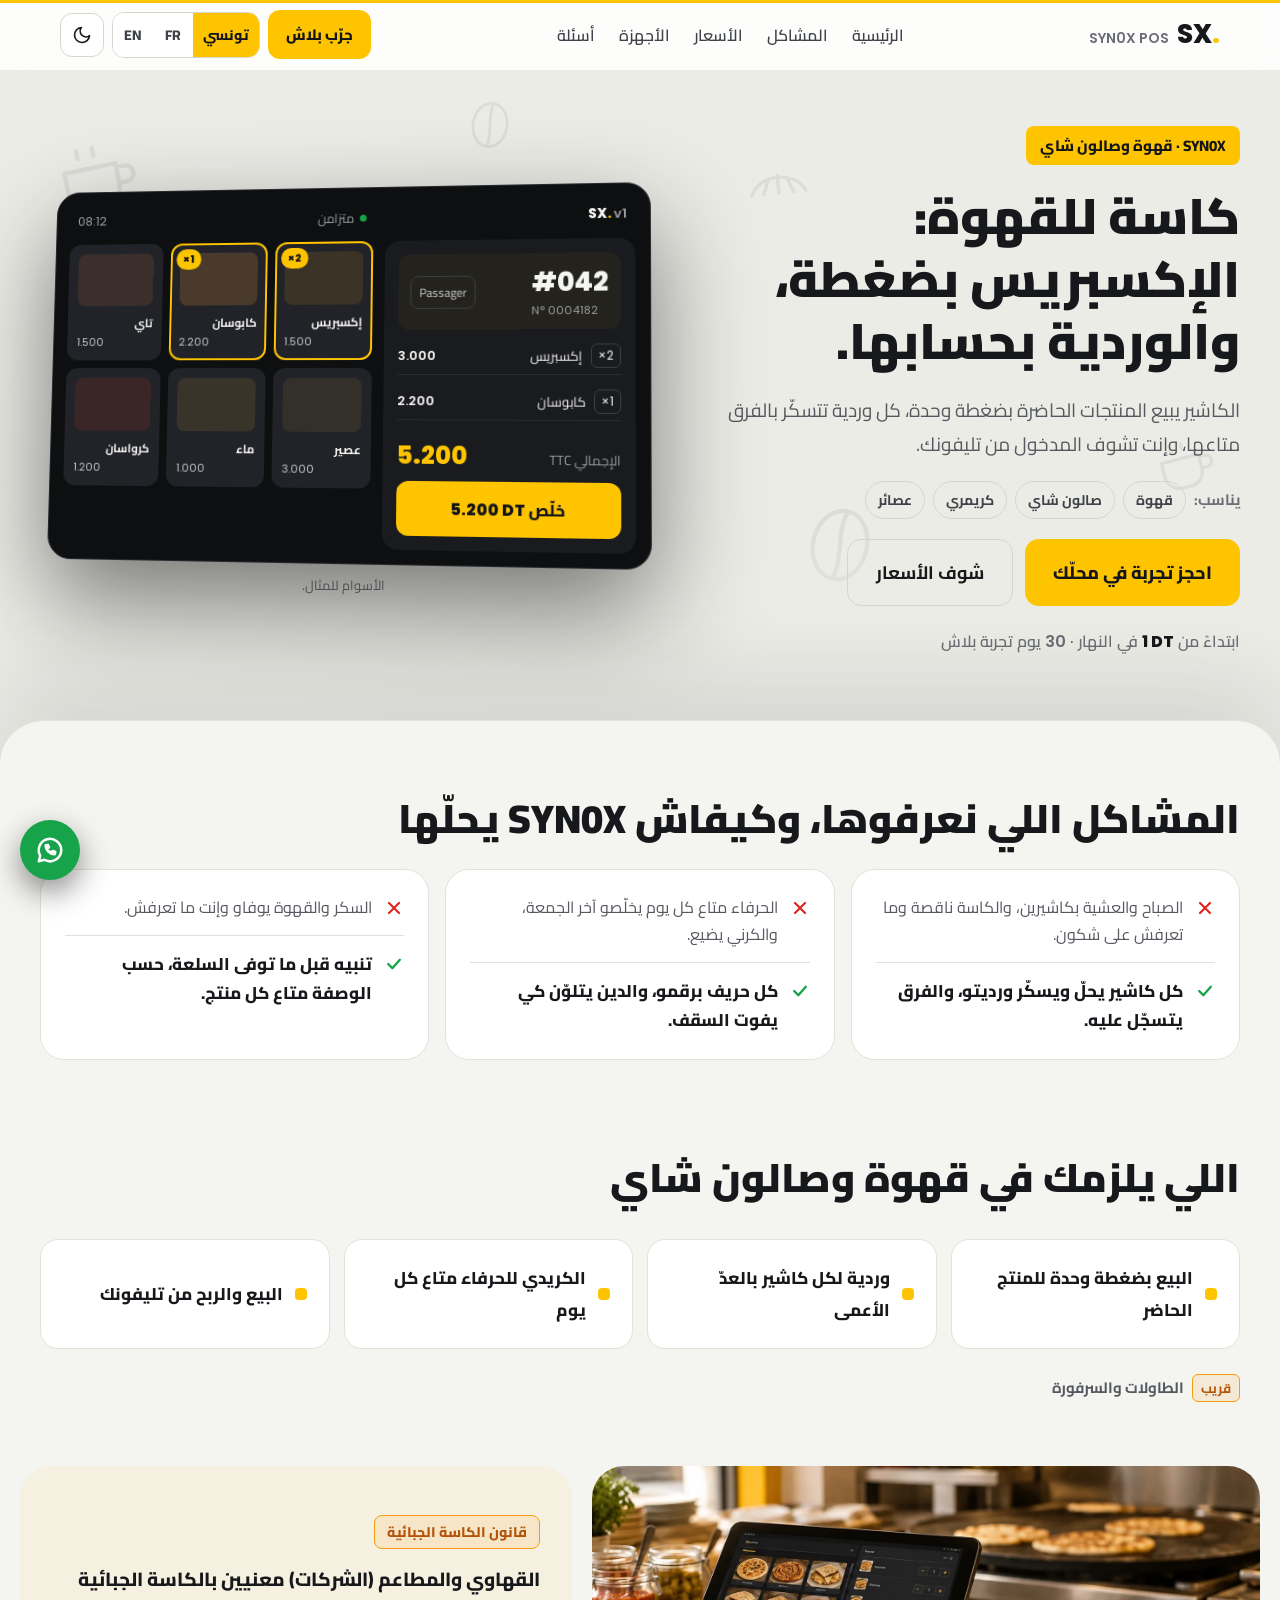
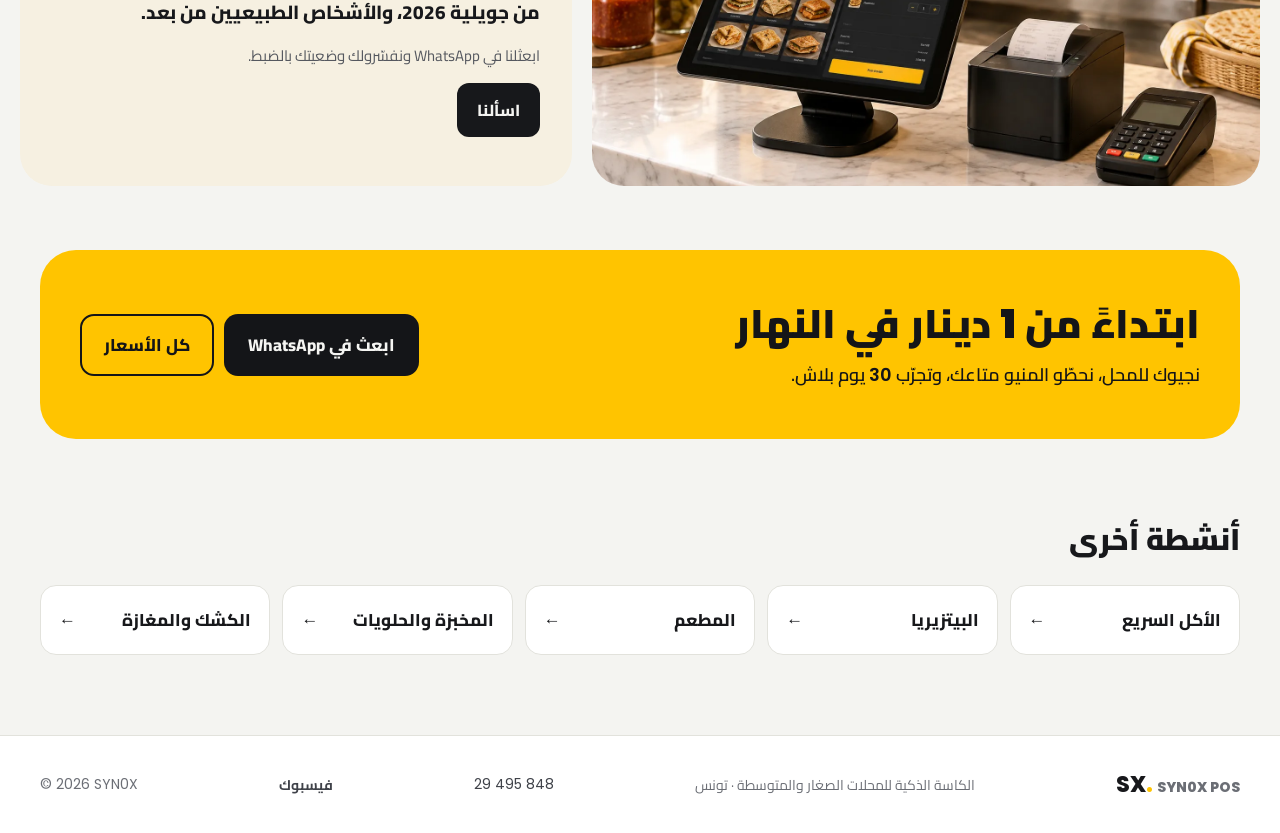
<file: site/cafe/index.html>
<!doctype html>
<html lang="ar" dir="rtl">
<head>
<meta charset="utf-8">
<meta name="viewport" content="width=device-width, initial-scale=1, viewport-fit=cover">
<title>برنامج كاسة للقهوة وصالون الشاي — SYN0X POS</title>
<meta name="description" content="كاسة للقهوة: الإكسبريس بضغطة، وكل وردية بحسابها، والكريدي للحرفاء. ابتداءً من 1 دينار في النهار.">
<meta name="theme-color" content="#141518">
<link rel="icon" href="../favicon.svg" type="image/svg+xml">
<link rel="apple-touch-icon" href="../icon-180.png">
<link rel="canonical" href="https://jlassihaithem10-collab.github.io/synox-app/site/cafe/">
<meta property="og:type" content="website">
<meta property="og:locale" content="ar_TN">
<meta property="og:title" content="برنامج كاسة للقهوة وصالون الشاي — SYN0X POS">
<meta property="og:description" content="كاسة للقهوة: الإكسبريس بضغطة، وكل وردية بحسابها، والكريدي للحرفاء. ابتداءً من 1 دينار في النهار.">
<meta property="og:url" content="https://jlassihaithem10-collab.github.io/synox-app/site/cafe/">
<meta property="og:image" content="https://jlassihaithem10-collab.github.io/synox-app/site/og.jpg">
<meta property="og:image:width" content="1200">
<meta property="og:image:height" content="630">
<meta name="twitter:card" content="summary_large_image">
<meta name="twitter:image" content="https://jlassihaithem10-collab.github.io/synox-app/site/og.jpg">
<link rel="preconnect" href="https://fonts.googleapis.com">
<link href="https://fonts.googleapis.com/css2?family=Cairo:wght@400;600;700;800;900&amp;family=Poppins:wght@500;600;700;800&amp;display=swap" rel="stylesheet">
<style>
body{margin:0;background:#ECECE7}
.th-dark,.dark-zone{--page:#0B0C0E;--bg:#141518;--bar:#0E0F11;--card:#1A1B1F;--card2:#212328;--line:#2A2C32;--border:#3A3D44;--tx:#F5F5F2;--tx2:#B4B6BC;--tx3:#C9CBD1;--tx4:#9A9CA3;--beige:#24221C;--beige2:#2F2C24;--beigeBd:#3A3526;--chip:#24262B;--marq:#2E3036;--hl:#FFC400;--hlbg:none;--nav:rgba(14,15,17,.82);--sh:rgba(0,0,0,.5)}
.th-light{--page:#ECECE7;--bg:#F4F4F1;--bar:#FFFFFF;--card:#FFFFFF;--card2:#ECECE7;--line:#E2E2DC;--border:#D6D6D0;--tx:#17181B;--tx2:#55585F;--tx3:#3F4249;--tx4:#6B6E75;--beige:#F6F0E1;--beige2:#EDE4CC;--beigeBd:#E3D7B6;--chip:#F4F4F1;--marq:#D6D6D0;--hl:#17181B;--hlbg:linear-gradient(transparent 58%,rgba(255,196,0,.65) 58%);--nav:rgba(255,255,255,.86);--sh:rgba(23,24,27,.1)}
.th-light .lift:hover{border-color:#C9C9C2;box-shadow:0 24px 48px rgba(23,24,27,.12)}
.dark-zone{color:var(--tx)}

html{scroll-behavior:smooth}
a{color:#FFC400;text-decoration:none}a:hover{color:#FFD54A}
.num{font-family:Poppins,Cairo,sans-serif;direction:ltr;unicode-bidi:isolate}
.up{animation:up .9s cubic-bezier(.2,.7,.2,1) both}
@keyframes up{from{opacity:0;transform:translateY(32px)}}
.float{animation:float 7s ease-in-out infinite}
@keyframes float{50%{transform:translateY(-12px)}}
.tilt{transform:perspective(1600px) rotateY(-9deg) rotateX(5deg);transition:transform .7s cubic-bezier(.2,.7,.2,1)}
.tilt:hover{transform:perspective(1600px) rotateY(0) rotateX(0)}
.tile{transition:border-color .3s,background .3s}
.tap{animation:tap .55s ease-out}
@keyframes tap{0%{transform:scale(1);box-shadow:0 0 0 0 rgba(255,196,0,.7)}35%{transform:scale(.9)}100%{transform:scale(1);box-shadow:0 0 0 14px rgba(255,196,0,0)}}
.ln{animation:ln .5s cubic-bezier(.2,.7,.2,1) both}
@keyframes ln{from{opacity:0;transform:translateX(-36px)}}
.press{animation:press 1s ease-in-out infinite}
@keyframes press{0%{box-shadow:0 0 0 0 rgba(255,196,0,.65)}100%{box-shadow:0 0 0 16px rgba(255,196,0,0)}}
.pop{animation:pop .55s cubic-bezier(.2,1.4,.4,1) both}
@keyframes pop{from{opacity:0;transform:scale(.7) translateY(20px)}}
.marq{display:flex;width:max-content;animation:marq 34s linear infinite}
@keyframes marq{to{transform:translateX(-50%)}}
.lift{transition:transform .4s cubic-bezier(.2,.7,.2,1),border-color .4s,box-shadow .4s}
.lift:hover{transform:translateY(-8px);border-color:#4A4D55;box-shadow:0 24px 48px rgba(0,0,0,.4)}
.glow{animation:glow 3s ease-in-out infinite}
@keyframes glow{50%{box-shadow:0 0 0 1px rgba(255,196,0,.5),0 20px 60px rgba(255,196,0,.18)}}
.btn{transition:transform .25s,box-shadow .25s}
.btn:hover{transform:translateY(-3px);box-shadow:0 12px 28px rgba(255,196,0,.28)}
.blink{animation:blink 1.6s ease-in-out infinite}
@keyframes blink{50%{opacity:.35}}
.prog{display:none}
.deco-layer{-webkit-mask-image:linear-gradient(to bottom,#000 0%,#000 70%,transparent 100%);mask-image:linear-gradient(to bottom,#000 0%,#000 70%,transparent 100%)}
.deco{opacity:.07;animation-name:drift;animation-iteration-count:infinite;animation-timing-function:ease-in-out;animation-direction:alternate}
.th-dark .deco{opacity:.09}
@keyframes drift{from{translate:0 0}to{translate:0 -18px}}
@media (max-width:700px){.deco{opacity:.05}}
.burger{display:none}
[dir=ltr] .inv-row{flex-direction:row-reverse}
[dir=ltr] .band-grad{background:linear-gradient(to right,rgba(11,12,14,.82) 0%,rgba(11,12,14,.35) 45%,rgba(11,12,14,0) 70%)!important}
[dir=ltr] .band-txt{right:auto!important;left:0}
[dir=ltr] .prog-dir{transform-origin:left!important}
[dir=ltr] .growx{transform-origin:left}
.lang-sw{display:inline-flex;border:1px solid var(--border);border-radius:12px;overflow:hidden;height:44px}
.lang-sw button{border:0;background:var(--card);color:var(--tx3);font-family:Cairo,Poppins,sans-serif;font-weight:800;font-size:14px;padding:0 10px;min-width:40px;cursor:pointer}
@media (max-width:480px){.lang-sw button{padding:0 7px;min-width:34px;font-size:13px}}
.stamp{animation:stampIn .8s cubic-bezier(.2,1.5,.4,1) .9s both, wob 4s ease-in-out 2s infinite;color:#141518}
.stamp:hover{color:#141518}
@keyframes stampIn{from{opacity:0;transform:scale(2.2) rotate(-40deg)}to{opacity:1;transform:scale(1) rotate(-12deg)}}
@keyframes wob{0%,100%{transform:rotate(-12deg)}50%{transform:rotate(-6deg) scale(1.05)}}
@media (max-width:600px){.stamp{width:82px!important;height:82px!important;top:-40px!important;left:-6px!important;border-width:3px!important}.stamp span{font-size:10px!important}.stamp span.num{font-size:22px!important}}
.wa-fab{animation:wa 2.4s ease-in-out infinite;transition:transform .25s}
.wa-fab:hover{transform:scale(1.08)}
@keyframes wa{0%,100%{box-shadow:0 12px 30px rgba(0,0,0,.45),0 0 0 0 rgba(22,163,74,.55)}50%{box-shadow:0 12px 30px rgba(0,0,0,.45),0 0 0 14px rgba(22,163,74,0)}}
@supports (animation-timeline: view()){.paper{animation:paper linear both;animation-timeline:view();animation-range:entry 30% cover 55%}@keyframes paper{from{transform:translateY(-100%)}}}
.cta-short{display:none}
@media (max-width:1180px){.nav-links{display:none!important}.burger{display:inline-flex}}
@media (min-width:1181px){.menu-panel{display:none!important}}
.nav-links a{white-space:nowrap}
@media (max-width:700px){.tilt{width:620px;zoom:calc((100vw - 48px) / 620px);transform:none}.tilt:hover{transform:none}}
[dir=ltr] .wa-fab{left:auto!important;right:20px}
[dir=ltr] h1{font-size:48px!important;line-height:1.15!important}
@media (max-width:600px){[dir=ltr] h1{font-size:34px!important}}
@media (max-width:480px){.nav-cta{display:none!important}}
@media (max-width:480px){.nav-sub{display:none}.cta-long{display:none}.cta-short{display:inline}}
@media (max-width:600px){img[alt]{max-height:380px}h1{font-size:36px!important}h2{font-size:30px!important}.shrink{padding:26px!important}.shrink h3{font-size:28px!important}.zoom{padding-left:24px!important;padding-right:24px!important}}
@media (min-width:900px) and (min-height:740px){.hero-stick{position:sticky;top:72px}@supports (animation-timeline: view()){.hero-spacer{height:520px}}}
@supports (animation-timeline: view()){
.prog{display:block;animation:prog linear both;animation-timeline:scroll(root)}
@keyframes prog{from{transform:scaleX(0)}to{transform:scaleX(1)}}
@media (min-width:900px) and (min-height:740px){.heroOut{animation:heroOut linear both;animation-timeline:scroll(root);animation-range:0px 620px}}
@keyframes heroOut{to{transform:scale(.9) translateY(-30px);opacity:.25}}
.rv{animation:rv linear both;animation-timeline:view();animation-range:entry 0% cover 30%}
@keyframes rv{from{opacity:0;transform:translateY(80px) scale(.96)}}
.rvs{animation:rvs linear both;animation-timeline:view();animation-range:entry 0% cover 35%}
@keyframes rvs{from{opacity:0;transform:translateX(-90px) rotate(-2deg)}}
.zoom{animation:zoom linear both;animation-timeline:view();animation-range:entry 0% cover 25%}
@keyframes zoom{from{transform:scale(.88);border-radius:80px;opacity:.4}}
.phone{animation:phone linear both;animation-timeline:view();animation-range:entry 0% cover 45%}
@keyframes phone{from{transform:translateY(160px) rotate(-12deg) scale(.85);opacity:0}}
.bar{transform-origin:bottom;animation:bar linear both;animation-timeline:view();animation-range:entry 20% cover 50%}
@keyframes bar{from{transform:scaleY(.05)}}
.growx{transform-origin:right;animation:growx linear both;animation-timeline:view();animation-range:entry 10% cover 40%}
@keyframes growx{from{transform:scaleX(0)}}
.shrink{animation:shrink linear both;animation-timeline:view();animation-range:exit-crossing 0% exit-crossing 100%}
@keyframes shrink{to{transform:scale(.92);filter:brightness(.6)}}
}
@supports (animation-timeline: view()){
@keyframes tiltFlat{0%{transform:perspective(1600px) rotateY(-14deg) rotateX(8deg) scale(.94)}35%,100%{transform:perspective(1600px) rotateY(0) rotateX(0) scale(1)}}
@keyframes scrCash{0%,30%{opacity:0;transform:translateY(16px)}40%,62%{opacity:1;transform:none}72%,100%{opacity:0;transform:translateY(-16px)}}
@keyframes scrRep{0%,62%{opacity:0;transform:translateY(16px)}72%,100%{opacity:1;transform:none}}
@media (min-width:900px) and (min-height:740px){
.tilt{animation:tiltFlat linear both;animation-timeline:scroll(root);animation-range:0px 700px}
.scr-cash{animation:scrCash linear both;animation-timeline:scroll(root);animation-range:0px 700px}
.scr-rep{animation:scrRep linear both;animation-timeline:scroll(root);animation-range:0px 700px}
.heroOut{animation-range:620px 1000px!important}
}
@media not ((min-width:900px) and (min-height:740px)){
.scr-cash{animation:scrCash linear both;animation-timeline:view();animation-range:cover 15% cover 85%}
.scr-rep{animation:scrRep linear both;animation-timeline:view();animation-range:cover 15% cover 85%}
}
.plx{animation:plx linear both;animation-timeline:view();animation-range:cover 0% cover 100%}
@keyframes plx{from{transform:translateY(-9%) scale(1.18)}to{transform:translateY(9%) scale(1.18)}}
.plx-s{animation:plxS linear both;animation-timeline:view();animation-range:cover 0% cover 100%}
@keyframes plxS{from{transform:translateY(50px)}to{transform:translateY(-50px)}}
.stg>*{animation:stg linear both!important;animation-timeline:view()!important}
.stg>:nth-child(4n+1){animation-range:entry 0% cover 28%!important}
.stg>:nth-child(4n+2){animation-range:entry 12% cover 36%!important}
.stg>:nth-child(4n+3){animation-range:entry 24% cover 44%!important}
.stg>:nth-child(4n+4){animation-range:entry 36% cover 52%!important}
@keyframes stg{from{opacity:0;transform:translateY(90px) rotate(1.5deg) scale(.94)}}
}
@media (prefers-reduced-motion:reduce){*{animation:none!important;transition:none!important;scroll-behavior:auto!important}}
</style>
</head>
<body>
<div id="root"></div>
<noscript><p style="font-family:sans-serif;padding:24px">SYN0X POS — WhatsApp: +216 29 495 848</p></noscript>
<script src="../vendor/react.production.min.js"></script>
<script src="../vendor/react-dom.production.min.js"></script>
<script>window.SX_PROPS={act:"cafe"}</script>
<script src="../act.js"></script>
</body>
</html>
</file>
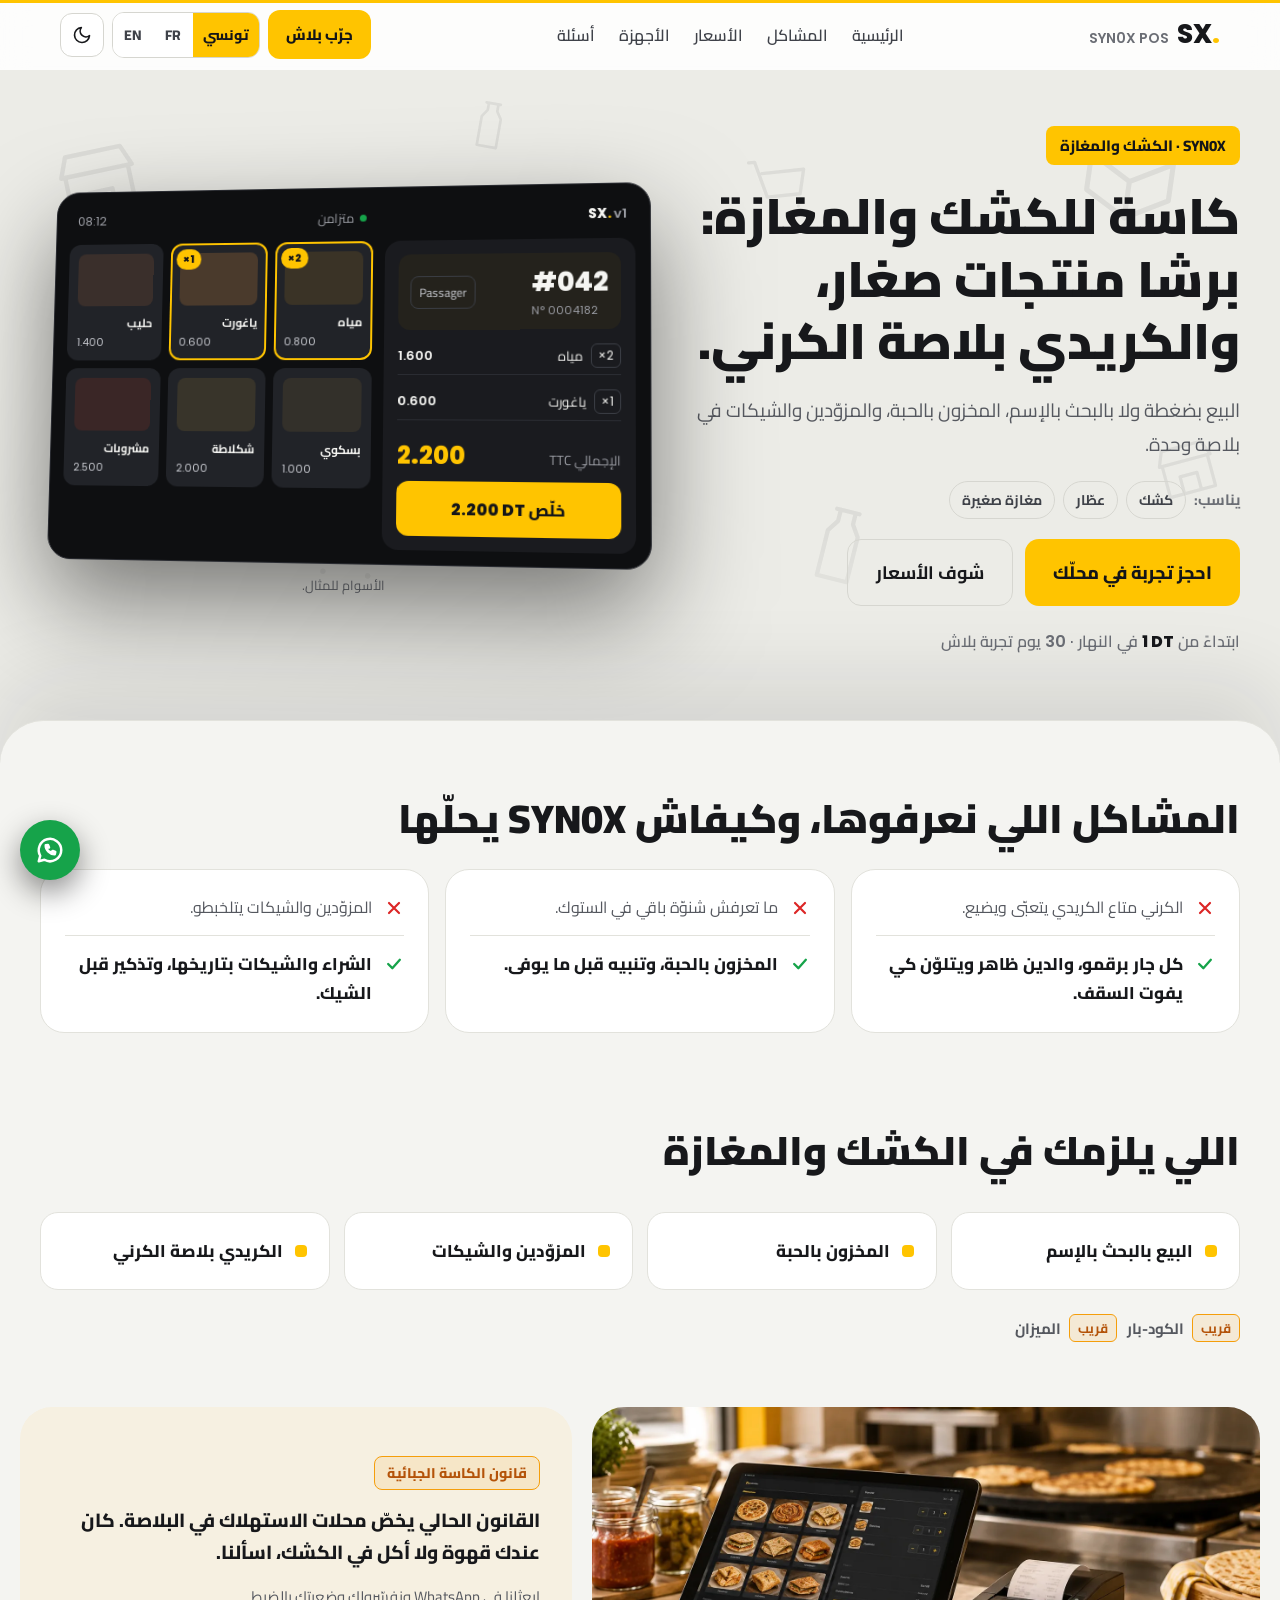
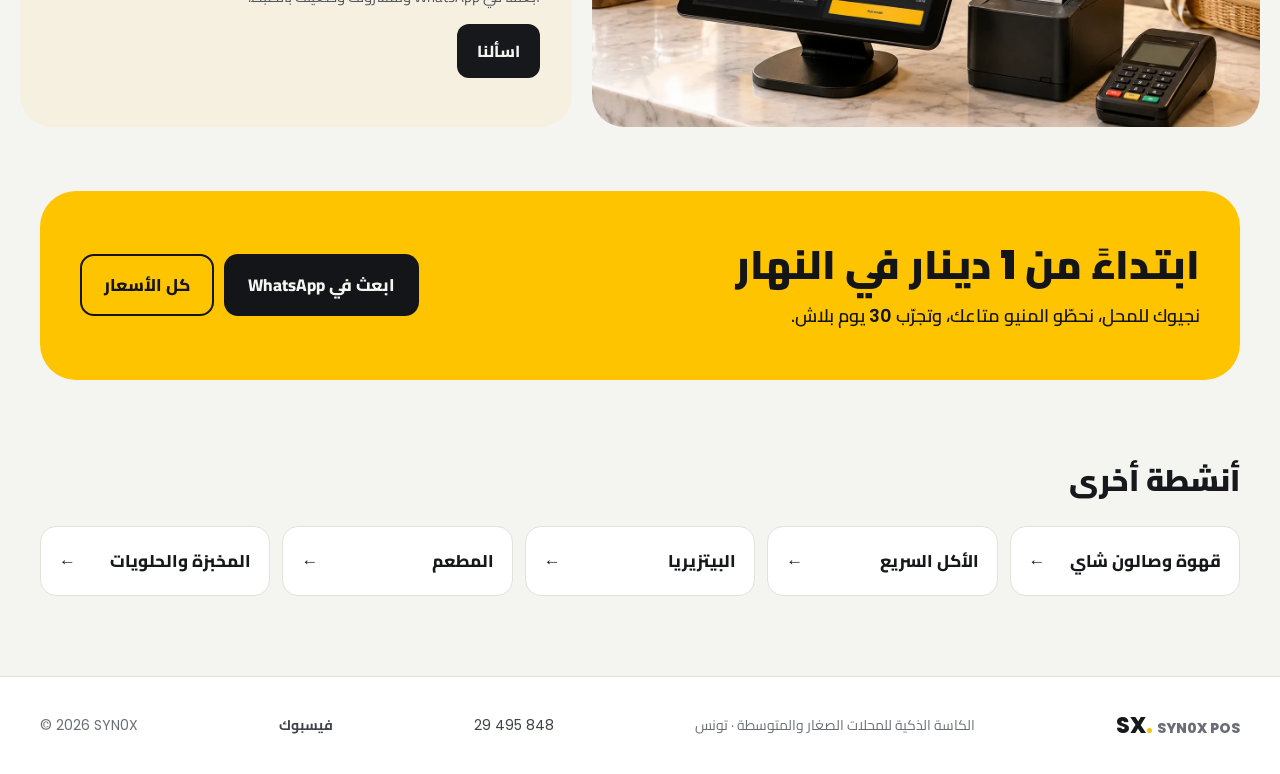
<file: site/kiosque/index.html>
<!doctype html>
<html lang="ar" dir="rtl">
<head>
<meta charset="utf-8">
<meta name="viewport" content="width=device-width, initial-scale=1, viewport-fit=cover">
<title>برنامج كاسة للكشك والمغازة — SYN0X POS</title>
<meta name="description" content="كاسة للكشك والعطّار: البيع بالبحث بالإسم، المخزون بالحبة، والكريدي بلاصة الكرني. ابتداءً من 1 دينار في النهار.">
<meta name="theme-color" content="#141518">
<link rel="icon" href="../favicon.svg" type="image/svg+xml">
<link rel="apple-touch-icon" href="../icon-180.png">
<link rel="canonical" href="https://jlassihaithem10-collab.github.io/synox-app/site/kiosque/">
<meta property="og:type" content="website">
<meta property="og:locale" content="ar_TN">
<meta property="og:title" content="برنامج كاسة للكشك والمغازة — SYN0X POS">
<meta property="og:description" content="كاسة للكشك والعطّار: البيع بالبحث بالإسم، المخزون بالحبة، والكريدي بلاصة الكرني. ابتداءً من 1 دينار في النهار.">
<meta property="og:url" content="https://jlassihaithem10-collab.github.io/synox-app/site/kiosque/">
<meta property="og:image" content="https://jlassihaithem10-collab.github.io/synox-app/site/og.jpg">
<meta property="og:image:width" content="1200">
<meta property="og:image:height" content="630">
<meta name="twitter:card" content="summary_large_image">
<meta name="twitter:image" content="https://jlassihaithem10-collab.github.io/synox-app/site/og.jpg">
<link rel="preconnect" href="https://fonts.googleapis.com">
<link href="https://fonts.googleapis.com/css2?family=Cairo:wght@400;600;700;800;900&amp;family=Poppins:wght@500;600;700;800&amp;display=swap" rel="stylesheet">
<style>
body{margin:0;background:#ECECE7}
.th-dark,.dark-zone{--page:#0B0C0E;--bg:#141518;--bar:#0E0F11;--card:#1A1B1F;--card2:#212328;--line:#2A2C32;--border:#3A3D44;--tx:#F5F5F2;--tx2:#B4B6BC;--tx3:#C9CBD1;--tx4:#9A9CA3;--beige:#24221C;--beige2:#2F2C24;--beigeBd:#3A3526;--chip:#24262B;--marq:#2E3036;--hl:#FFC400;--hlbg:none;--nav:rgba(14,15,17,.82);--sh:rgba(0,0,0,.5)}
.th-light{--page:#ECECE7;--bg:#F4F4F1;--bar:#FFFFFF;--card:#FFFFFF;--card2:#ECECE7;--line:#E2E2DC;--border:#D6D6D0;--tx:#17181B;--tx2:#55585F;--tx3:#3F4249;--tx4:#6B6E75;--beige:#F6F0E1;--beige2:#EDE4CC;--beigeBd:#E3D7B6;--chip:#F4F4F1;--marq:#D6D6D0;--hl:#17181B;--hlbg:linear-gradient(transparent 58%,rgba(255,196,0,.65) 58%);--nav:rgba(255,255,255,.86);--sh:rgba(23,24,27,.1)}
.th-light .lift:hover{border-color:#C9C9C2;box-shadow:0 24px 48px rgba(23,24,27,.12)}
.dark-zone{color:var(--tx)}

html{scroll-behavior:smooth}
a{color:#FFC400;text-decoration:none}a:hover{color:#FFD54A}
.num{font-family:Poppins,Cairo,sans-serif;direction:ltr;unicode-bidi:isolate}
.up{animation:up .9s cubic-bezier(.2,.7,.2,1) both}
@keyframes up{from{opacity:0;transform:translateY(32px)}}
.float{animation:float 7s ease-in-out infinite}
@keyframes float{50%{transform:translateY(-12px)}}
.tilt{transform:perspective(1600px) rotateY(-9deg) rotateX(5deg);transition:transform .7s cubic-bezier(.2,.7,.2,1)}
.tilt:hover{transform:perspective(1600px) rotateY(0) rotateX(0)}
.tile{transition:border-color .3s,background .3s}
.tap{animation:tap .55s ease-out}
@keyframes tap{0%{transform:scale(1);box-shadow:0 0 0 0 rgba(255,196,0,.7)}35%{transform:scale(.9)}100%{transform:scale(1);box-shadow:0 0 0 14px rgba(255,196,0,0)}}
.ln{animation:ln .5s cubic-bezier(.2,.7,.2,1) both}
@keyframes ln{from{opacity:0;transform:translateX(-36px)}}
.press{animation:press 1s ease-in-out infinite}
@keyframes press{0%{box-shadow:0 0 0 0 rgba(255,196,0,.65)}100%{box-shadow:0 0 0 16px rgba(255,196,0,0)}}
.pop{animation:pop .55s cubic-bezier(.2,1.4,.4,1) both}
@keyframes pop{from{opacity:0;transform:scale(.7) translateY(20px)}}
.marq{display:flex;width:max-content;animation:marq 34s linear infinite}
@keyframes marq{to{transform:translateX(-50%)}}
.lift{transition:transform .4s cubic-bezier(.2,.7,.2,1),border-color .4s,box-shadow .4s}
.lift:hover{transform:translateY(-8px);border-color:#4A4D55;box-shadow:0 24px 48px rgba(0,0,0,.4)}
.glow{animation:glow 3s ease-in-out infinite}
@keyframes glow{50%{box-shadow:0 0 0 1px rgba(255,196,0,.5),0 20px 60px rgba(255,196,0,.18)}}
.btn{transition:transform .25s,box-shadow .25s}
.btn:hover{transform:translateY(-3px);box-shadow:0 12px 28px rgba(255,196,0,.28)}
.blink{animation:blink 1.6s ease-in-out infinite}
@keyframes blink{50%{opacity:.35}}
.prog{display:none}
.deco-layer{-webkit-mask-image:linear-gradient(to bottom,#000 0%,#000 70%,transparent 100%);mask-image:linear-gradient(to bottom,#000 0%,#000 70%,transparent 100%)}
.deco{opacity:.07;animation-name:drift;animation-iteration-count:infinite;animation-timing-function:ease-in-out;animation-direction:alternate}
.th-dark .deco{opacity:.09}
@keyframes drift{from{translate:0 0}to{translate:0 -18px}}
@media (max-width:700px){.deco{opacity:.05}}
.burger{display:none}
[dir=ltr] .inv-row{flex-direction:row-reverse}
[dir=ltr] .band-grad{background:linear-gradient(to right,rgba(11,12,14,.82) 0%,rgba(11,12,14,.35) 45%,rgba(11,12,14,0) 70%)!important}
[dir=ltr] .band-txt{right:auto!important;left:0}
[dir=ltr] .prog-dir{transform-origin:left!important}
[dir=ltr] .growx{transform-origin:left}
.lang-sw{display:inline-flex;border:1px solid var(--border);border-radius:12px;overflow:hidden;height:44px}
.lang-sw button{border:0;background:var(--card);color:var(--tx3);font-family:Cairo,Poppins,sans-serif;font-weight:800;font-size:14px;padding:0 10px;min-width:40px;cursor:pointer}
@media (max-width:480px){.lang-sw button{padding:0 7px;min-width:34px;font-size:13px}}
.stamp{animation:stampIn .8s cubic-bezier(.2,1.5,.4,1) .9s both, wob 4s ease-in-out 2s infinite;color:#141518}
.stamp:hover{color:#141518}
@keyframes stampIn{from{opacity:0;transform:scale(2.2) rotate(-40deg)}to{opacity:1;transform:scale(1) rotate(-12deg)}}
@keyframes wob{0%,100%{transform:rotate(-12deg)}50%{transform:rotate(-6deg) scale(1.05)}}
@media (max-width:600px){.stamp{width:82px!important;height:82px!important;top:-40px!important;left:-6px!important;border-width:3px!important}.stamp span{font-size:10px!important}.stamp span.num{font-size:22px!important}}
.wa-fab{animation:wa 2.4s ease-in-out infinite;transition:transform .25s}
.wa-fab:hover{transform:scale(1.08)}
@keyframes wa{0%,100%{box-shadow:0 12px 30px rgba(0,0,0,.45),0 0 0 0 rgba(22,163,74,.55)}50%{box-shadow:0 12px 30px rgba(0,0,0,.45),0 0 0 14px rgba(22,163,74,0)}}
@supports (animation-timeline: view()){.paper{animation:paper linear both;animation-timeline:view();animation-range:entry 30% cover 55%}@keyframes paper{from{transform:translateY(-100%)}}}
.cta-short{display:none}
@media (max-width:1180px){.nav-links{display:none!important}.burger{display:inline-flex}}
@media (min-width:1181px){.menu-panel{display:none!important}}
.nav-links a{white-space:nowrap}
@media (max-width:700px){.tilt{width:620px;zoom:calc((100vw - 48px) / 620px);transform:none}.tilt:hover{transform:none}}
[dir=ltr] .wa-fab{left:auto!important;right:20px}
[dir=ltr] h1{font-size:48px!important;line-height:1.15!important}
@media (max-width:600px){[dir=ltr] h1{font-size:34px!important}}
@media (max-width:480px){.nav-cta{display:none!important}}
@media (max-width:480px){.nav-sub{display:none}.cta-long{display:none}.cta-short{display:inline}}
@media (max-width:600px){img[alt]{max-height:380px}h1{font-size:36px!important}h2{font-size:30px!important}.shrink{padding:26px!important}.shrink h3{font-size:28px!important}.zoom{padding-left:24px!important;padding-right:24px!important}}
@media (min-width:900px) and (min-height:740px){.hero-stick{position:sticky;top:72px}@supports (animation-timeline: view()){.hero-spacer{height:520px}}}
@supports (animation-timeline: view()){
.prog{display:block;animation:prog linear both;animation-timeline:scroll(root)}
@keyframes prog{from{transform:scaleX(0)}to{transform:scaleX(1)}}
@media (min-width:900px) and (min-height:740px){.heroOut{animation:heroOut linear both;animation-timeline:scroll(root);animation-range:0px 620px}}
@keyframes heroOut{to{transform:scale(.9) translateY(-30px);opacity:.25}}
.rv{animation:rv linear both;animation-timeline:view();animation-range:entry 0% cover 30%}
@keyframes rv{from{opacity:0;transform:translateY(80px) scale(.96)}}
.rvs{animation:rvs linear both;animation-timeline:view();animation-range:entry 0% cover 35%}
@keyframes rvs{from{opacity:0;transform:translateX(-90px) rotate(-2deg)}}
.zoom{animation:zoom linear both;animation-timeline:view();animation-range:entry 0% cover 25%}
@keyframes zoom{from{transform:scale(.88);border-radius:80px;opacity:.4}}
.phone{animation:phone linear both;animation-timeline:view();animation-range:entry 0% cover 45%}
@keyframes phone{from{transform:translateY(160px) rotate(-12deg) scale(.85);opacity:0}}
.bar{transform-origin:bottom;animation:bar linear both;animation-timeline:view();animation-range:entry 20% cover 50%}
@keyframes bar{from{transform:scaleY(.05)}}
.growx{transform-origin:right;animation:growx linear both;animation-timeline:view();animation-range:entry 10% cover 40%}
@keyframes growx{from{transform:scaleX(0)}}
.shrink{animation:shrink linear both;animation-timeline:view();animation-range:exit-crossing 0% exit-crossing 100%}
@keyframes shrink{to{transform:scale(.92);filter:brightness(.6)}}
}
@supports (animation-timeline: view()){
@keyframes tiltFlat{0%{transform:perspective(1600px) rotateY(-14deg) rotateX(8deg) scale(.94)}35%,100%{transform:perspective(1600px) rotateY(0) rotateX(0) scale(1)}}
@keyframes scrCash{0%,30%{opacity:0;transform:translateY(16px)}40%,62%{opacity:1;transform:none}72%,100%{opacity:0;transform:translateY(-16px)}}
@keyframes scrRep{0%,62%{opacity:0;transform:translateY(16px)}72%,100%{opacity:1;transform:none}}
@media (min-width:900px) and (min-height:740px){
.tilt{animation:tiltFlat linear both;animation-timeline:scroll(root);animation-range:0px 700px}
.scr-cash{animation:scrCash linear both;animation-timeline:scroll(root);animation-range:0px 700px}
.scr-rep{animation:scrRep linear both;animation-timeline:scroll(root);animation-range:0px 700px}
.heroOut{animation-range:620px 1000px!important}
}
@media not ((min-width:900px) and (min-height:740px)){
.scr-cash{animation:scrCash linear both;animation-timeline:view();animation-range:cover 15% cover 85%}
.scr-rep{animation:scrRep linear both;animation-timeline:view();animation-range:cover 15% cover 85%}
}
.plx{animation:plx linear both;animation-timeline:view();animation-range:cover 0% cover 100%}
@keyframes plx{from{transform:translateY(-9%) scale(1.18)}to{transform:translateY(9%) scale(1.18)}}
.plx-s{animation:plxS linear both;animation-timeline:view();animation-range:cover 0% cover 100%}
@keyframes plxS{from{transform:translateY(50px)}to{transform:translateY(-50px)}}
.stg>*{animation:stg linear both!important;animation-timeline:view()!important}
.stg>:nth-child(4n+1){animation-range:entry 0% cover 28%!important}
.stg>:nth-child(4n+2){animation-range:entry 12% cover 36%!important}
.stg>:nth-child(4n+3){animation-range:entry 24% cover 44%!important}
.stg>:nth-child(4n+4){animation-range:entry 36% cover 52%!important}
@keyframes stg{from{opacity:0;transform:translateY(90px) rotate(1.5deg) scale(.94)}}
}
@media (prefers-reduced-motion:reduce){*{animation:none!important;transition:none!important;scroll-behavior:auto!important}}
</style>
</head>
<body>
<div id="root"></div>
<noscript><p style="font-family:sans-serif;padding:24px">SYN0X POS — WhatsApp: +216 29 495 848</p></noscript>
<script src="../vendor/react.production.min.js"></script>
<script src="../vendor/react-dom.production.min.js"></script>
<script>window.SX_PROPS={act:"kiosque"}</script>
<script src="../act.js"></script>
</body>
</html>
</file>
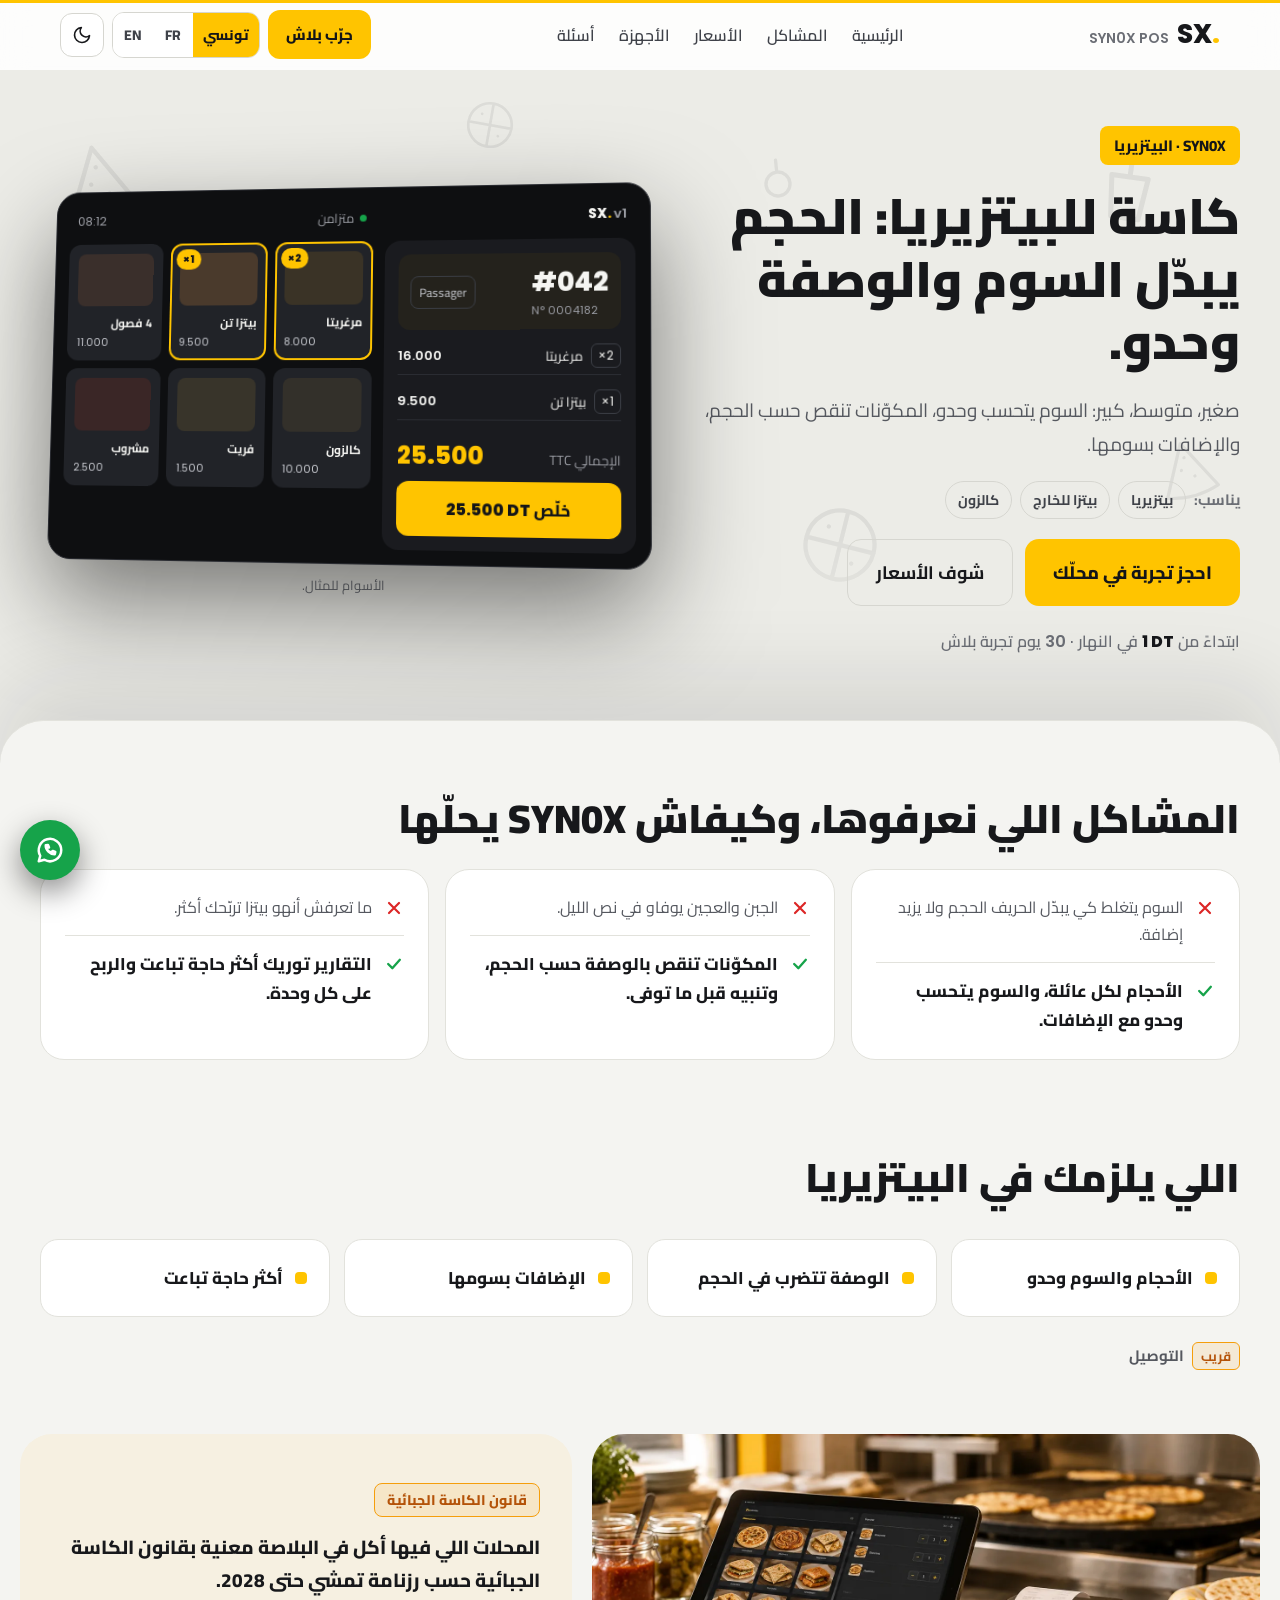
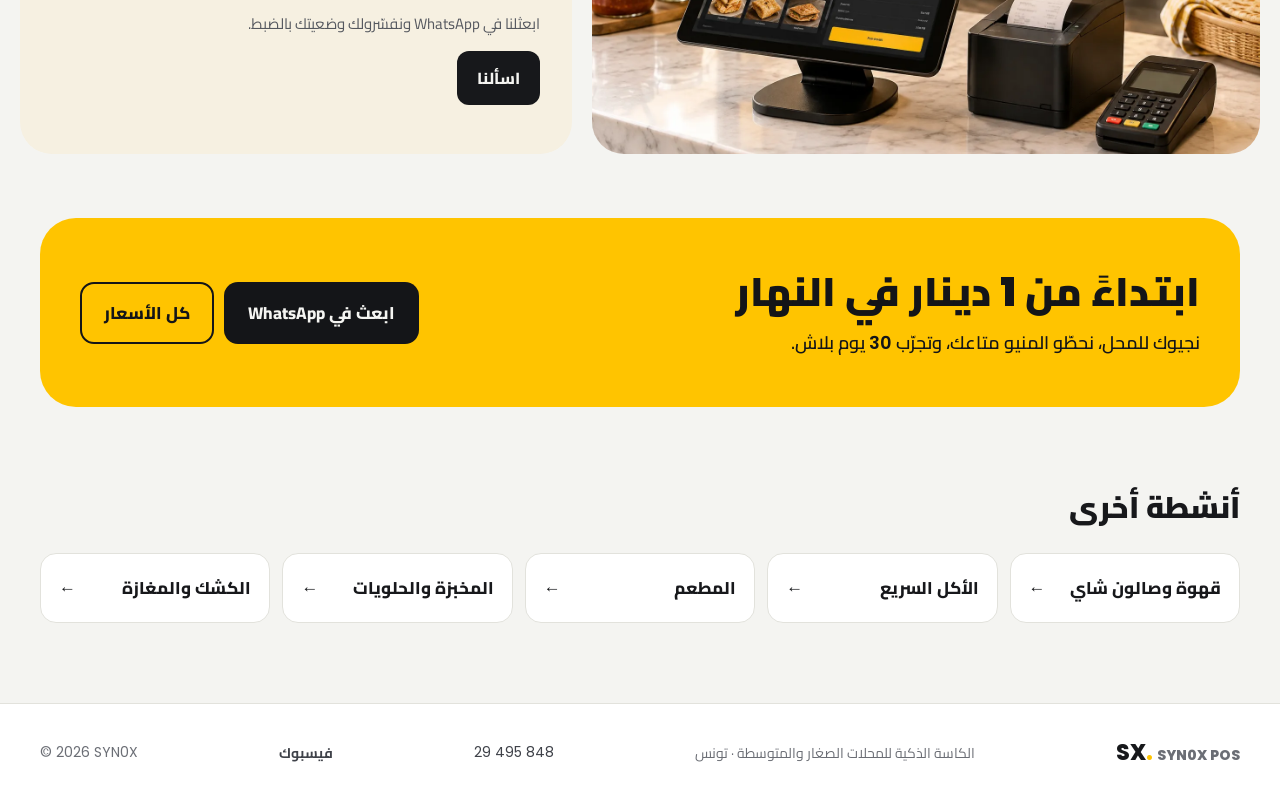
<file: site/pizzeria/index.html>
<!doctype html>
<html lang="ar" dir="rtl">
<head>
<meta charset="utf-8">
<meta name="viewport" content="width=device-width, initial-scale=1, viewport-fit=cover">
<title>برنامج كاسة للبيتزيريا — SYN0X POS</title>
<meta name="description" content="كاسة للبيتزيريا: الحجم يبدّل السوم والوصفة وحدو، والإضافات بسومها. ابتداءً من 1 دينار في النهار.">
<meta name="theme-color" content="#141518">
<link rel="icon" href="../favicon.svg" type="image/svg+xml">
<link rel="apple-touch-icon" href="../icon-180.png">
<link rel="canonical" href="https://jlassihaithem10-collab.github.io/synox-app/site/pizzeria/">
<meta property="og:type" content="website">
<meta property="og:locale" content="ar_TN">
<meta property="og:title" content="برنامج كاسة للبيتزيريا — SYN0X POS">
<meta property="og:description" content="كاسة للبيتزيريا: الحجم يبدّل السوم والوصفة وحدو، والإضافات بسومها. ابتداءً من 1 دينار في النهار.">
<meta property="og:url" content="https://jlassihaithem10-collab.github.io/synox-app/site/pizzeria/">
<meta property="og:image" content="https://jlassihaithem10-collab.github.io/synox-app/site/og.jpg">
<meta property="og:image:width" content="1200">
<meta property="og:image:height" content="630">
<meta name="twitter:card" content="summary_large_image">
<meta name="twitter:image" content="https://jlassihaithem10-collab.github.io/synox-app/site/og.jpg">
<link rel="preconnect" href="https://fonts.googleapis.com">
<link href="https://fonts.googleapis.com/css2?family=Cairo:wght@400;600;700;800;900&amp;family=Poppins:wght@500;600;700;800&amp;display=swap" rel="stylesheet">
<style>
body{margin:0;background:#ECECE7}
.th-dark,.dark-zone{--page:#0B0C0E;--bg:#141518;--bar:#0E0F11;--card:#1A1B1F;--card2:#212328;--line:#2A2C32;--border:#3A3D44;--tx:#F5F5F2;--tx2:#B4B6BC;--tx3:#C9CBD1;--tx4:#9A9CA3;--beige:#24221C;--beige2:#2F2C24;--beigeBd:#3A3526;--chip:#24262B;--marq:#2E3036;--hl:#FFC400;--hlbg:none;--nav:rgba(14,15,17,.82);--sh:rgba(0,0,0,.5)}
.th-light{--page:#ECECE7;--bg:#F4F4F1;--bar:#FFFFFF;--card:#FFFFFF;--card2:#ECECE7;--line:#E2E2DC;--border:#D6D6D0;--tx:#17181B;--tx2:#55585F;--tx3:#3F4249;--tx4:#6B6E75;--beige:#F6F0E1;--beige2:#EDE4CC;--beigeBd:#E3D7B6;--chip:#F4F4F1;--marq:#D6D6D0;--hl:#17181B;--hlbg:linear-gradient(transparent 58%,rgba(255,196,0,.65) 58%);--nav:rgba(255,255,255,.86);--sh:rgba(23,24,27,.1)}
.th-light .lift:hover{border-color:#C9C9C2;box-shadow:0 24px 48px rgba(23,24,27,.12)}
.dark-zone{color:var(--tx)}

html{scroll-behavior:smooth}
a{color:#FFC400;text-decoration:none}a:hover{color:#FFD54A}
.num{font-family:Poppins,Cairo,sans-serif;direction:ltr;unicode-bidi:isolate}
.up{animation:up .9s cubic-bezier(.2,.7,.2,1) both}
@keyframes up{from{opacity:0;transform:translateY(32px)}}
.float{animation:float 7s ease-in-out infinite}
@keyframes float{50%{transform:translateY(-12px)}}
.tilt{transform:perspective(1600px) rotateY(-9deg) rotateX(5deg);transition:transform .7s cubic-bezier(.2,.7,.2,1)}
.tilt:hover{transform:perspective(1600px) rotateY(0) rotateX(0)}
.tile{transition:border-color .3s,background .3s}
.tap{animation:tap .55s ease-out}
@keyframes tap{0%{transform:scale(1);box-shadow:0 0 0 0 rgba(255,196,0,.7)}35%{transform:scale(.9)}100%{transform:scale(1);box-shadow:0 0 0 14px rgba(255,196,0,0)}}
.ln{animation:ln .5s cubic-bezier(.2,.7,.2,1) both}
@keyframes ln{from{opacity:0;transform:translateX(-36px)}}
.press{animation:press 1s ease-in-out infinite}
@keyframes press{0%{box-shadow:0 0 0 0 rgba(255,196,0,.65)}100%{box-shadow:0 0 0 16px rgba(255,196,0,0)}}
.pop{animation:pop .55s cubic-bezier(.2,1.4,.4,1) both}
@keyframes pop{from{opacity:0;transform:scale(.7) translateY(20px)}}
.marq{display:flex;width:max-content;animation:marq 34s linear infinite}
@keyframes marq{to{transform:translateX(-50%)}}
.lift{transition:transform .4s cubic-bezier(.2,.7,.2,1),border-color .4s,box-shadow .4s}
.lift:hover{transform:translateY(-8px);border-color:#4A4D55;box-shadow:0 24px 48px rgba(0,0,0,.4)}
.glow{animation:glow 3s ease-in-out infinite}
@keyframes glow{50%{box-shadow:0 0 0 1px rgba(255,196,0,.5),0 20px 60px rgba(255,196,0,.18)}}
.btn{transition:transform .25s,box-shadow .25s}
.btn:hover{transform:translateY(-3px);box-shadow:0 12px 28px rgba(255,196,0,.28)}
.blink{animation:blink 1.6s ease-in-out infinite}
@keyframes blink{50%{opacity:.35}}
.prog{display:none}
.deco-layer{-webkit-mask-image:linear-gradient(to bottom,#000 0%,#000 70%,transparent 100%);mask-image:linear-gradient(to bottom,#000 0%,#000 70%,transparent 100%)}
.deco{opacity:.07;animation-name:drift;animation-iteration-count:infinite;animation-timing-function:ease-in-out;animation-direction:alternate}
.th-dark .deco{opacity:.09}
@keyframes drift{from{translate:0 0}to{translate:0 -18px}}
@media (max-width:700px){.deco{opacity:.05}}
.burger{display:none}
[dir=ltr] .inv-row{flex-direction:row-reverse}
[dir=ltr] .band-grad{background:linear-gradient(to right,rgba(11,12,14,.82) 0%,rgba(11,12,14,.35) 45%,rgba(11,12,14,0) 70%)!important}
[dir=ltr] .band-txt{right:auto!important;left:0}
[dir=ltr] .prog-dir{transform-origin:left!important}
[dir=ltr] .growx{transform-origin:left}
.lang-sw{display:inline-flex;border:1px solid var(--border);border-radius:12px;overflow:hidden;height:44px}
.lang-sw button{border:0;background:var(--card);color:var(--tx3);font-family:Cairo,Poppins,sans-serif;font-weight:800;font-size:14px;padding:0 10px;min-width:40px;cursor:pointer}
@media (max-width:480px){.lang-sw button{padding:0 7px;min-width:34px;font-size:13px}}
.stamp{animation:stampIn .8s cubic-bezier(.2,1.5,.4,1) .9s both, wob 4s ease-in-out 2s infinite;color:#141518}
.stamp:hover{color:#141518}
@keyframes stampIn{from{opacity:0;transform:scale(2.2) rotate(-40deg)}to{opacity:1;transform:scale(1) rotate(-12deg)}}
@keyframes wob{0%,100%{transform:rotate(-12deg)}50%{transform:rotate(-6deg) scale(1.05)}}
@media (max-width:600px){.stamp{width:82px!important;height:82px!important;top:-40px!important;left:-6px!important;border-width:3px!important}.stamp span{font-size:10px!important}.stamp span.num{font-size:22px!important}}
.wa-fab{animation:wa 2.4s ease-in-out infinite;transition:transform .25s}
.wa-fab:hover{transform:scale(1.08)}
@keyframes wa{0%,100%{box-shadow:0 12px 30px rgba(0,0,0,.45),0 0 0 0 rgba(22,163,74,.55)}50%{box-shadow:0 12px 30px rgba(0,0,0,.45),0 0 0 14px rgba(22,163,74,0)}}
@supports (animation-timeline: view()){.paper{animation:paper linear both;animation-timeline:view();animation-range:entry 30% cover 55%}@keyframes paper{from{transform:translateY(-100%)}}}
.cta-short{display:none}
@media (max-width:1180px){.nav-links{display:none!important}.burger{display:inline-flex}}
@media (min-width:1181px){.menu-panel{display:none!important}}
.nav-links a{white-space:nowrap}
@media (max-width:700px){.tilt{width:620px;zoom:calc((100vw - 48px) / 620px);transform:none}.tilt:hover{transform:none}}
[dir=ltr] .wa-fab{left:auto!important;right:20px}
[dir=ltr] h1{font-size:48px!important;line-height:1.15!important}
@media (max-width:600px){[dir=ltr] h1{font-size:34px!important}}
@media (max-width:480px){.nav-cta{display:none!important}}
@media (max-width:480px){.nav-sub{display:none}.cta-long{display:none}.cta-short{display:inline}}
@media (max-width:600px){img[alt]{max-height:380px}h1{font-size:36px!important}h2{font-size:30px!important}.shrink{padding:26px!important}.shrink h3{font-size:28px!important}.zoom{padding-left:24px!important;padding-right:24px!important}}
@media (min-width:900px) and (min-height:740px){.hero-stick{position:sticky;top:72px}@supports (animation-timeline: view()){.hero-spacer{height:520px}}}
@supports (animation-timeline: view()){
.prog{display:block;animation:prog linear both;animation-timeline:scroll(root)}
@keyframes prog{from{transform:scaleX(0)}to{transform:scaleX(1)}}
@media (min-width:900px) and (min-height:740px){.heroOut{animation:heroOut linear both;animation-timeline:scroll(root);animation-range:0px 620px}}
@keyframes heroOut{to{transform:scale(.9) translateY(-30px);opacity:.25}}
.rv{animation:rv linear both;animation-timeline:view();animation-range:entry 0% cover 30%}
@keyframes rv{from{opacity:0;transform:translateY(80px) scale(.96)}}
.rvs{animation:rvs linear both;animation-timeline:view();animation-range:entry 0% cover 35%}
@keyframes rvs{from{opacity:0;transform:translateX(-90px) rotate(-2deg)}}
.zoom{animation:zoom linear both;animation-timeline:view();animation-range:entry 0% cover 25%}
@keyframes zoom{from{transform:scale(.88);border-radius:80px;opacity:.4}}
.phone{animation:phone linear both;animation-timeline:view();animation-range:entry 0% cover 45%}
@keyframes phone{from{transform:translateY(160px) rotate(-12deg) scale(.85);opacity:0}}
.bar{transform-origin:bottom;animation:bar linear both;animation-timeline:view();animation-range:entry 20% cover 50%}
@keyframes bar{from{transform:scaleY(.05)}}
.growx{transform-origin:right;animation:growx linear both;animation-timeline:view();animation-range:entry 10% cover 40%}
@keyframes growx{from{transform:scaleX(0)}}
.shrink{animation:shrink linear both;animation-timeline:view();animation-range:exit-crossing 0% exit-crossing 100%}
@keyframes shrink{to{transform:scale(.92);filter:brightness(.6)}}
}
@supports (animation-timeline: view()){
@keyframes tiltFlat{0%{transform:perspective(1600px) rotateY(-14deg) rotateX(8deg) scale(.94)}35%,100%{transform:perspective(1600px) rotateY(0) rotateX(0) scale(1)}}
@keyframes scrCash{0%,30%{opacity:0;transform:translateY(16px)}40%,62%{opacity:1;transform:none}72%,100%{opacity:0;transform:translateY(-16px)}}
@keyframes scrRep{0%,62%{opacity:0;transform:translateY(16px)}72%,100%{opacity:1;transform:none}}
@media (min-width:900px) and (min-height:740px){
.tilt{animation:tiltFlat linear both;animation-timeline:scroll(root);animation-range:0px 700px}
.scr-cash{animation:scrCash linear both;animation-timeline:scroll(root);animation-range:0px 700px}
.scr-rep{animation:scrRep linear both;animation-timeline:scroll(root);animation-range:0px 700px}
.heroOut{animation-range:620px 1000px!important}
}
@media not ((min-width:900px) and (min-height:740px)){
.scr-cash{animation:scrCash linear both;animation-timeline:view();animation-range:cover 15% cover 85%}
.scr-rep{animation:scrRep linear both;animation-timeline:view();animation-range:cover 15% cover 85%}
}
.plx{animation:plx linear both;animation-timeline:view();animation-range:cover 0% cover 100%}
@keyframes plx{from{transform:translateY(-9%) scale(1.18)}to{transform:translateY(9%) scale(1.18)}}
.plx-s{animation:plxS linear both;animation-timeline:view();animation-range:cover 0% cover 100%}
@keyframes plxS{from{transform:translateY(50px)}to{transform:translateY(-50px)}}
.stg>*{animation:stg linear both!important;animation-timeline:view()!important}
.stg>:nth-child(4n+1){animation-range:entry 0% cover 28%!important}
.stg>:nth-child(4n+2){animation-range:entry 12% cover 36%!important}
.stg>:nth-child(4n+3){animation-range:entry 24% cover 44%!important}
.stg>:nth-child(4n+4){animation-range:entry 36% cover 52%!important}
@keyframes stg{from{opacity:0;transform:translateY(90px) rotate(1.5deg) scale(.94)}}
}
@media (prefers-reduced-motion:reduce){*{animation:none!important;transition:none!important;scroll-behavior:auto!important}}
</style>
</head>
<body>
<div id="root"></div>
<noscript><p style="font-family:sans-serif;padding:24px">SYN0X POS — WhatsApp: +216 29 495 848</p></noscript>
<script src="../vendor/react.production.min.js"></script>
<script src="../vendor/react-dom.production.min.js"></script>
<script>window.SX_PROPS={act:"pizzeria"}</script>
<script src="../act.js"></script>
</body>
</html>
</file>
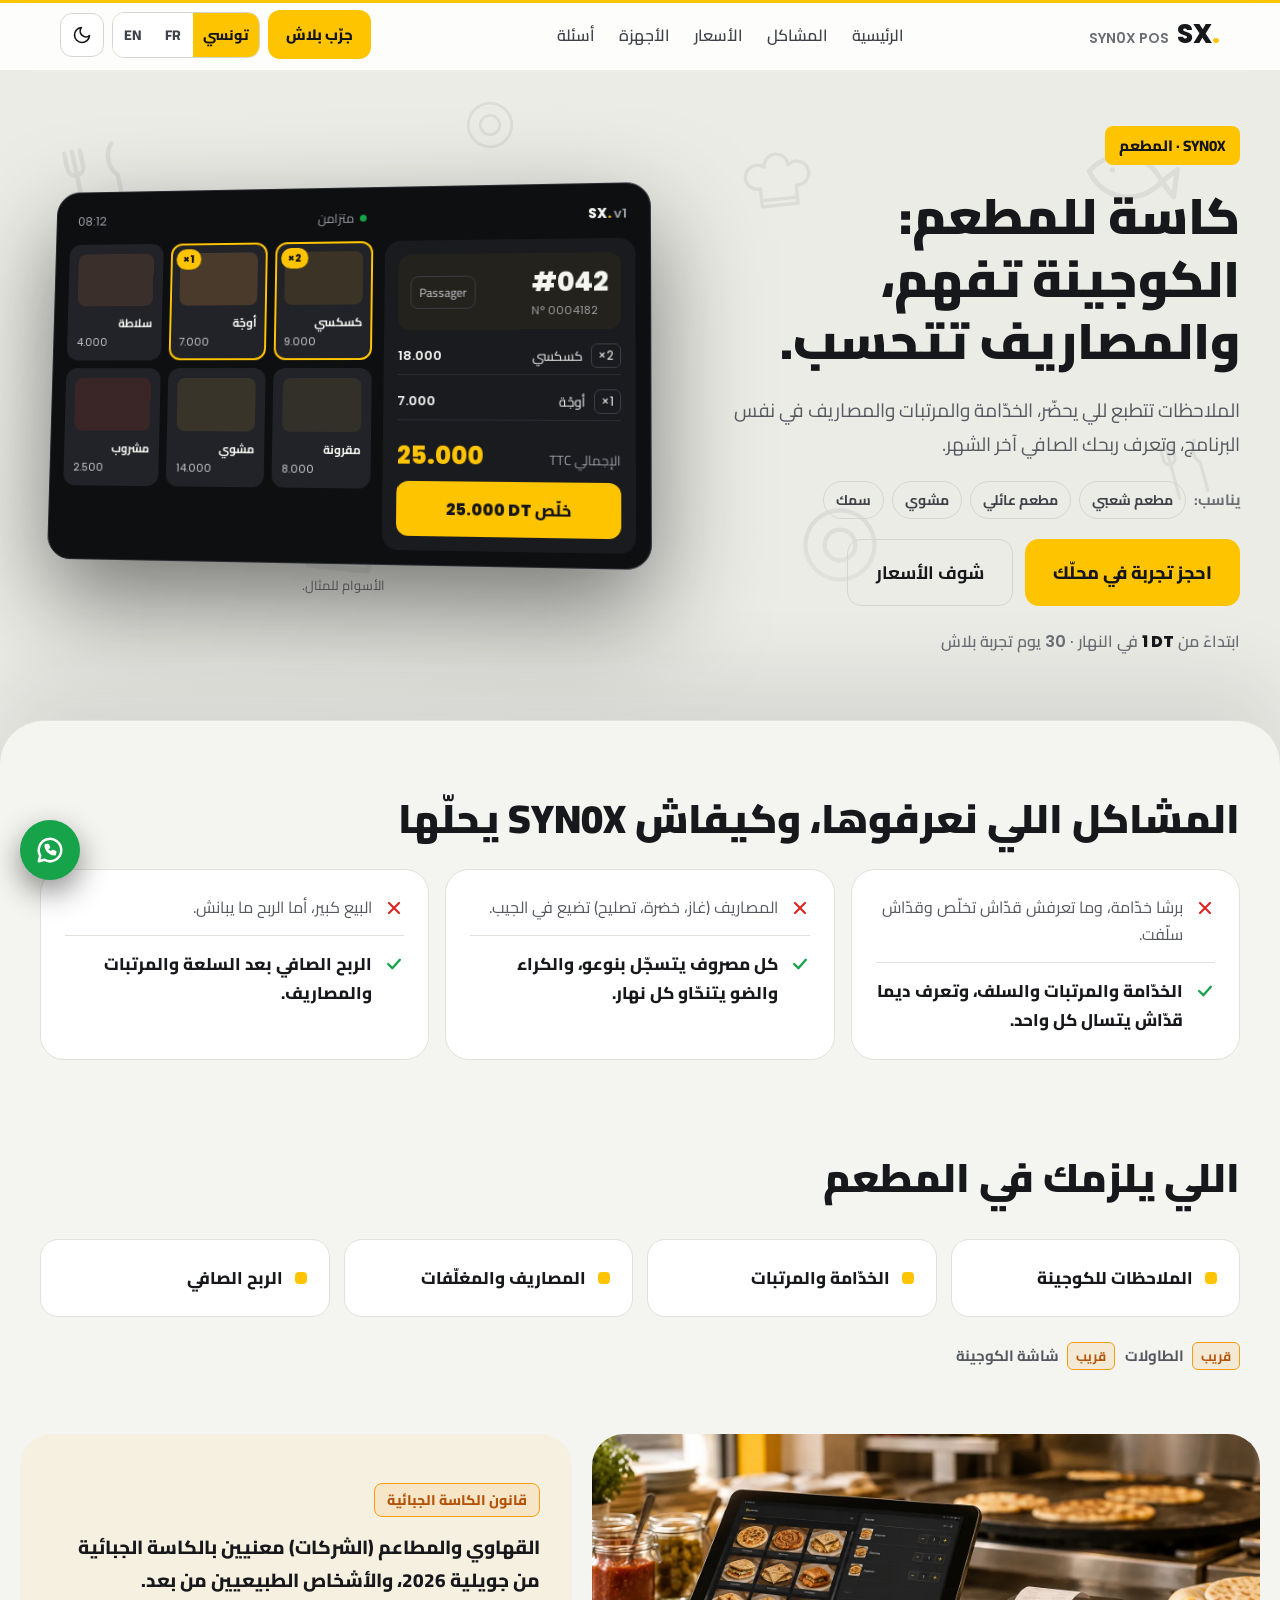
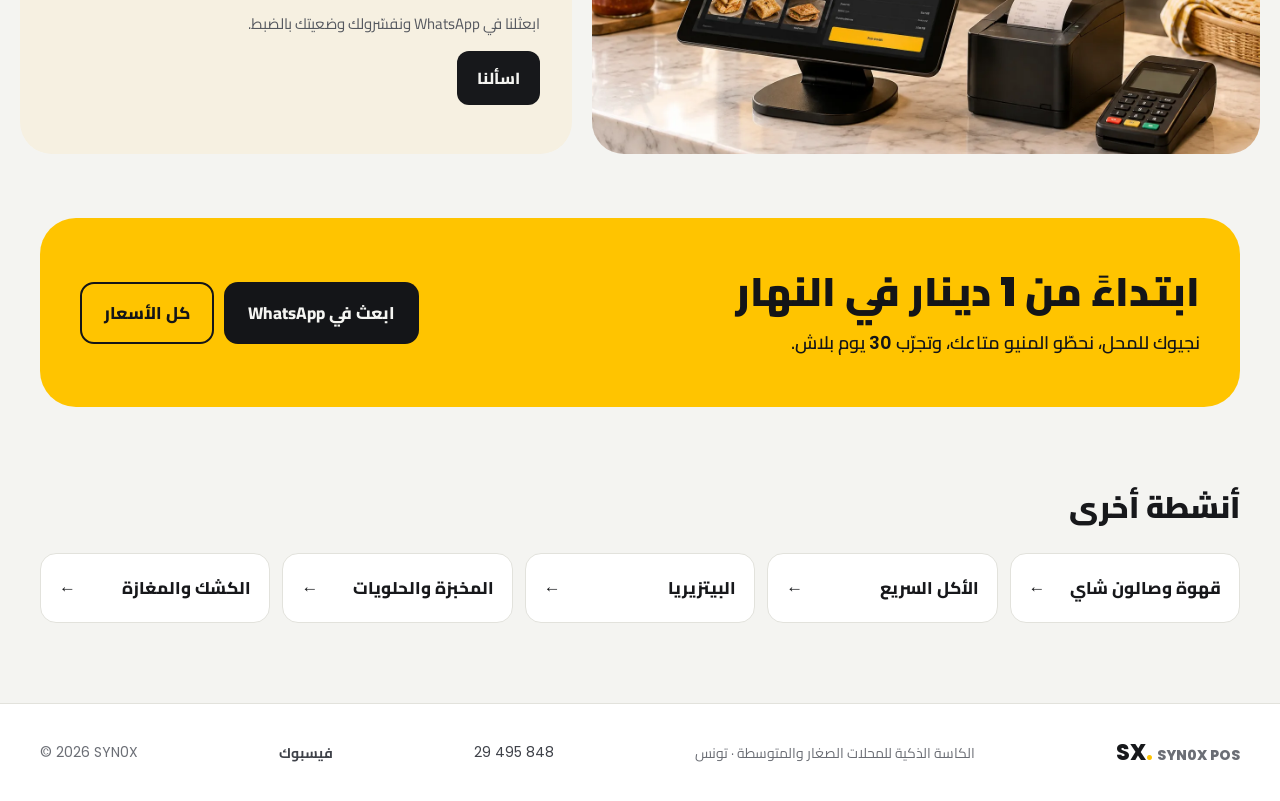
<file: site/restaurant/index.html>
<!doctype html>
<html lang="ar" dir="rtl">
<head>
<meta charset="utf-8">
<meta name="viewport" content="width=device-width, initial-scale=1, viewport-fit=cover">
<title>برنامج كاسة للمطعم — SYN0X POS</title>
<meta name="description" content="كاسة للمطعم: الملاحظات للكوجينة، الخدّامة والمرتبات، المصاريف والربح الصافي. ابتداءً من 1 دينار في النهار.">
<meta name="theme-color" content="#141518">
<link rel="icon" href="../favicon.svg" type="image/svg+xml">
<link rel="apple-touch-icon" href="../icon-180.png">
<link rel="canonical" href="https://jlassihaithem10-collab.github.io/synox-app/site/restaurant/">
<meta property="og:type" content="website">
<meta property="og:locale" content="ar_TN">
<meta property="og:title" content="برنامج كاسة للمطعم — SYN0X POS">
<meta property="og:description" content="كاسة للمطعم: الملاحظات للكوجينة، الخدّامة والمرتبات، المصاريف والربح الصافي. ابتداءً من 1 دينار في النهار.">
<meta property="og:url" content="https://jlassihaithem10-collab.github.io/synox-app/site/restaurant/">
<meta property="og:image" content="https://jlassihaithem10-collab.github.io/synox-app/site/og.jpg">
<meta property="og:image:width" content="1200">
<meta property="og:image:height" content="630">
<meta name="twitter:card" content="summary_large_image">
<meta name="twitter:image" content="https://jlassihaithem10-collab.github.io/synox-app/site/og.jpg">
<link rel="preconnect" href="https://fonts.googleapis.com">
<link href="https://fonts.googleapis.com/css2?family=Cairo:wght@400;600;700;800;900&amp;family=Poppins:wght@500;600;700;800&amp;display=swap" rel="stylesheet">
<style>
body{margin:0;background:#ECECE7}
.th-dark,.dark-zone{--page:#0B0C0E;--bg:#141518;--bar:#0E0F11;--card:#1A1B1F;--card2:#212328;--line:#2A2C32;--border:#3A3D44;--tx:#F5F5F2;--tx2:#B4B6BC;--tx3:#C9CBD1;--tx4:#9A9CA3;--beige:#24221C;--beige2:#2F2C24;--beigeBd:#3A3526;--chip:#24262B;--marq:#2E3036;--hl:#FFC400;--hlbg:none;--nav:rgba(14,15,17,.82);--sh:rgba(0,0,0,.5)}
.th-light{--page:#ECECE7;--bg:#F4F4F1;--bar:#FFFFFF;--card:#FFFFFF;--card2:#ECECE7;--line:#E2E2DC;--border:#D6D6D0;--tx:#17181B;--tx2:#55585F;--tx3:#3F4249;--tx4:#6B6E75;--beige:#F6F0E1;--beige2:#EDE4CC;--beigeBd:#E3D7B6;--chip:#F4F4F1;--marq:#D6D6D0;--hl:#17181B;--hlbg:linear-gradient(transparent 58%,rgba(255,196,0,.65) 58%);--nav:rgba(255,255,255,.86);--sh:rgba(23,24,27,.1)}
.th-light .lift:hover{border-color:#C9C9C2;box-shadow:0 24px 48px rgba(23,24,27,.12)}
.dark-zone{color:var(--tx)}

html{scroll-behavior:smooth}
a{color:#FFC400;text-decoration:none}a:hover{color:#FFD54A}
.num{font-family:Poppins,Cairo,sans-serif;direction:ltr;unicode-bidi:isolate}
.up{animation:up .9s cubic-bezier(.2,.7,.2,1) both}
@keyframes up{from{opacity:0;transform:translateY(32px)}}
.float{animation:float 7s ease-in-out infinite}
@keyframes float{50%{transform:translateY(-12px)}}
.tilt{transform:perspective(1600px) rotateY(-9deg) rotateX(5deg);transition:transform .7s cubic-bezier(.2,.7,.2,1)}
.tilt:hover{transform:perspective(1600px) rotateY(0) rotateX(0)}
.tile{transition:border-color .3s,background .3s}
.tap{animation:tap .55s ease-out}
@keyframes tap{0%{transform:scale(1);box-shadow:0 0 0 0 rgba(255,196,0,.7)}35%{transform:scale(.9)}100%{transform:scale(1);box-shadow:0 0 0 14px rgba(255,196,0,0)}}
.ln{animation:ln .5s cubic-bezier(.2,.7,.2,1) both}
@keyframes ln{from{opacity:0;transform:translateX(-36px)}}
.press{animation:press 1s ease-in-out infinite}
@keyframes press{0%{box-shadow:0 0 0 0 rgba(255,196,0,.65)}100%{box-shadow:0 0 0 16px rgba(255,196,0,0)}}
.pop{animation:pop .55s cubic-bezier(.2,1.4,.4,1) both}
@keyframes pop{from{opacity:0;transform:scale(.7) translateY(20px)}}
.marq{display:flex;width:max-content;animation:marq 34s linear infinite}
@keyframes marq{to{transform:translateX(-50%)}}
.lift{transition:transform .4s cubic-bezier(.2,.7,.2,1),border-color .4s,box-shadow .4s}
.lift:hover{transform:translateY(-8px);border-color:#4A4D55;box-shadow:0 24px 48px rgba(0,0,0,.4)}
.glow{animation:glow 3s ease-in-out infinite}
@keyframes glow{50%{box-shadow:0 0 0 1px rgba(255,196,0,.5),0 20px 60px rgba(255,196,0,.18)}}
.btn{transition:transform .25s,box-shadow .25s}
.btn:hover{transform:translateY(-3px);box-shadow:0 12px 28px rgba(255,196,0,.28)}
.blink{animation:blink 1.6s ease-in-out infinite}
@keyframes blink{50%{opacity:.35}}
.prog{display:none}
.deco-layer{-webkit-mask-image:linear-gradient(to bottom,#000 0%,#000 70%,transparent 100%);mask-image:linear-gradient(to bottom,#000 0%,#000 70%,transparent 100%)}
.deco{opacity:.07;animation-name:drift;animation-iteration-count:infinite;animation-timing-function:ease-in-out;animation-direction:alternate}
.th-dark .deco{opacity:.09}
@keyframes drift{from{translate:0 0}to{translate:0 -18px}}
@media (max-width:700px){.deco{opacity:.05}}
.burger{display:none}
[dir=ltr] .inv-row{flex-direction:row-reverse}
[dir=ltr] .band-grad{background:linear-gradient(to right,rgba(11,12,14,.82) 0%,rgba(11,12,14,.35) 45%,rgba(11,12,14,0) 70%)!important}
[dir=ltr] .band-txt{right:auto!important;left:0}
[dir=ltr] .prog-dir{transform-origin:left!important}
[dir=ltr] .growx{transform-origin:left}
.lang-sw{display:inline-flex;border:1px solid var(--border);border-radius:12px;overflow:hidden;height:44px}
.lang-sw button{border:0;background:var(--card);color:var(--tx3);font-family:Cairo,Poppins,sans-serif;font-weight:800;font-size:14px;padding:0 10px;min-width:40px;cursor:pointer}
@media (max-width:480px){.lang-sw button{padding:0 7px;min-width:34px;font-size:13px}}
.stamp{animation:stampIn .8s cubic-bezier(.2,1.5,.4,1) .9s both, wob 4s ease-in-out 2s infinite;color:#141518}
.stamp:hover{color:#141518}
@keyframes stampIn{from{opacity:0;transform:scale(2.2) rotate(-40deg)}to{opacity:1;transform:scale(1) rotate(-12deg)}}
@keyframes wob{0%,100%{transform:rotate(-12deg)}50%{transform:rotate(-6deg) scale(1.05)}}
@media (max-width:600px){.stamp{width:82px!important;height:82px!important;top:-40px!important;left:-6px!important;border-width:3px!important}.stamp span{font-size:10px!important}.stamp span.num{font-size:22px!important}}
.wa-fab{animation:wa 2.4s ease-in-out infinite;transition:transform .25s}
.wa-fab:hover{transform:scale(1.08)}
@keyframes wa{0%,100%{box-shadow:0 12px 30px rgba(0,0,0,.45),0 0 0 0 rgba(22,163,74,.55)}50%{box-shadow:0 12px 30px rgba(0,0,0,.45),0 0 0 14px rgba(22,163,74,0)}}
@supports (animation-timeline: view()){.paper{animation:paper linear both;animation-timeline:view();animation-range:entry 30% cover 55%}@keyframes paper{from{transform:translateY(-100%)}}}
.cta-short{display:none}
@media (max-width:1180px){.nav-links{display:none!important}.burger{display:inline-flex}}
@media (min-width:1181px){.menu-panel{display:none!important}}
.nav-links a{white-space:nowrap}
@media (max-width:700px){.tilt{width:620px;zoom:calc((100vw - 48px) / 620px);transform:none}.tilt:hover{transform:none}}
[dir=ltr] .wa-fab{left:auto!important;right:20px}
[dir=ltr] h1{font-size:48px!important;line-height:1.15!important}
@media (max-width:600px){[dir=ltr] h1{font-size:34px!important}}
@media (max-width:480px){.nav-cta{display:none!important}}
@media (max-width:480px){.nav-sub{display:none}.cta-long{display:none}.cta-short{display:inline}}
@media (max-width:600px){img[alt]{max-height:380px}h1{font-size:36px!important}h2{font-size:30px!important}.shrink{padding:26px!important}.shrink h3{font-size:28px!important}.zoom{padding-left:24px!important;padding-right:24px!important}}
@media (min-width:900px) and (min-height:740px){.hero-stick{position:sticky;top:72px}@supports (animation-timeline: view()){.hero-spacer{height:520px}}}
@supports (animation-timeline: view()){
.prog{display:block;animation:prog linear both;animation-timeline:scroll(root)}
@keyframes prog{from{transform:scaleX(0)}to{transform:scaleX(1)}}
@media (min-width:900px) and (min-height:740px){.heroOut{animation:heroOut linear both;animation-timeline:scroll(root);animation-range:0px 620px}}
@keyframes heroOut{to{transform:scale(.9) translateY(-30px);opacity:.25}}
.rv{animation:rv linear both;animation-timeline:view();animation-range:entry 0% cover 30%}
@keyframes rv{from{opacity:0;transform:translateY(80px) scale(.96)}}
.rvs{animation:rvs linear both;animation-timeline:view();animation-range:entry 0% cover 35%}
@keyframes rvs{from{opacity:0;transform:translateX(-90px) rotate(-2deg)}}
.zoom{animation:zoom linear both;animation-timeline:view();animation-range:entry 0% cover 25%}
@keyframes zoom{from{transform:scale(.88);border-radius:80px;opacity:.4}}
.phone{animation:phone linear both;animation-timeline:view();animation-range:entry 0% cover 45%}
@keyframes phone{from{transform:translateY(160px) rotate(-12deg) scale(.85);opacity:0}}
.bar{transform-origin:bottom;animation:bar linear both;animation-timeline:view();animation-range:entry 20% cover 50%}
@keyframes bar{from{transform:scaleY(.05)}}
.growx{transform-origin:right;animation:growx linear both;animation-timeline:view();animation-range:entry 10% cover 40%}
@keyframes growx{from{transform:scaleX(0)}}
.shrink{animation:shrink linear both;animation-timeline:view();animation-range:exit-crossing 0% exit-crossing 100%}
@keyframes shrink{to{transform:scale(.92);filter:brightness(.6)}}
}
@supports (animation-timeline: view()){
@keyframes tiltFlat{0%{transform:perspective(1600px) rotateY(-14deg) rotateX(8deg) scale(.94)}35%,100%{transform:perspective(1600px) rotateY(0) rotateX(0) scale(1)}}
@keyframes scrCash{0%,30%{opacity:0;transform:translateY(16px)}40%,62%{opacity:1;transform:none}72%,100%{opacity:0;transform:translateY(-16px)}}
@keyframes scrRep{0%,62%{opacity:0;transform:translateY(16px)}72%,100%{opacity:1;transform:none}}
@media (min-width:900px) and (min-height:740px){
.tilt{animation:tiltFlat linear both;animation-timeline:scroll(root);animation-range:0px 700px}
.scr-cash{animation:scrCash linear both;animation-timeline:scroll(root);animation-range:0px 700px}
.scr-rep{animation:scrRep linear both;animation-timeline:scroll(root);animation-range:0px 700px}
.heroOut{animation-range:620px 1000px!important}
}
@media not ((min-width:900px) and (min-height:740px)){
.scr-cash{animation:scrCash linear both;animation-timeline:view();animation-range:cover 15% cover 85%}
.scr-rep{animation:scrRep linear both;animation-timeline:view();animation-range:cover 15% cover 85%}
}
.plx{animation:plx linear both;animation-timeline:view();animation-range:cover 0% cover 100%}
@keyframes plx{from{transform:translateY(-9%) scale(1.18)}to{transform:translateY(9%) scale(1.18)}}
.plx-s{animation:plxS linear both;animation-timeline:view();animation-range:cover 0% cover 100%}
@keyframes plxS{from{transform:translateY(50px)}to{transform:translateY(-50px)}}
.stg>*{animation:stg linear both!important;animation-timeline:view()!important}
.stg>:nth-child(4n+1){animation-range:entry 0% cover 28%!important}
.stg>:nth-child(4n+2){animation-range:entry 12% cover 36%!important}
.stg>:nth-child(4n+3){animation-range:entry 24% cover 44%!important}
.stg>:nth-child(4n+4){animation-range:entry 36% cover 52%!important}
@keyframes stg{from{opacity:0;transform:translateY(90px) rotate(1.5deg) scale(.94)}}
}
@media (prefers-reduced-motion:reduce){*{animation:none!important;transition:none!important;scroll-behavior:auto!important}}
</style>
</head>
<body>
<div id="root"></div>
<noscript><p style="font-family:sans-serif;padding:24px">SYN0X POS — WhatsApp: +216 29 495 848</p></noscript>
<script src="../vendor/react.production.min.js"></script>
<script src="../vendor/react-dom.production.min.js"></script>
<script>window.SX_PROPS={act:"restaurant"}</script>
<script src="../act.js"></script>
</body>
</html>
</file>
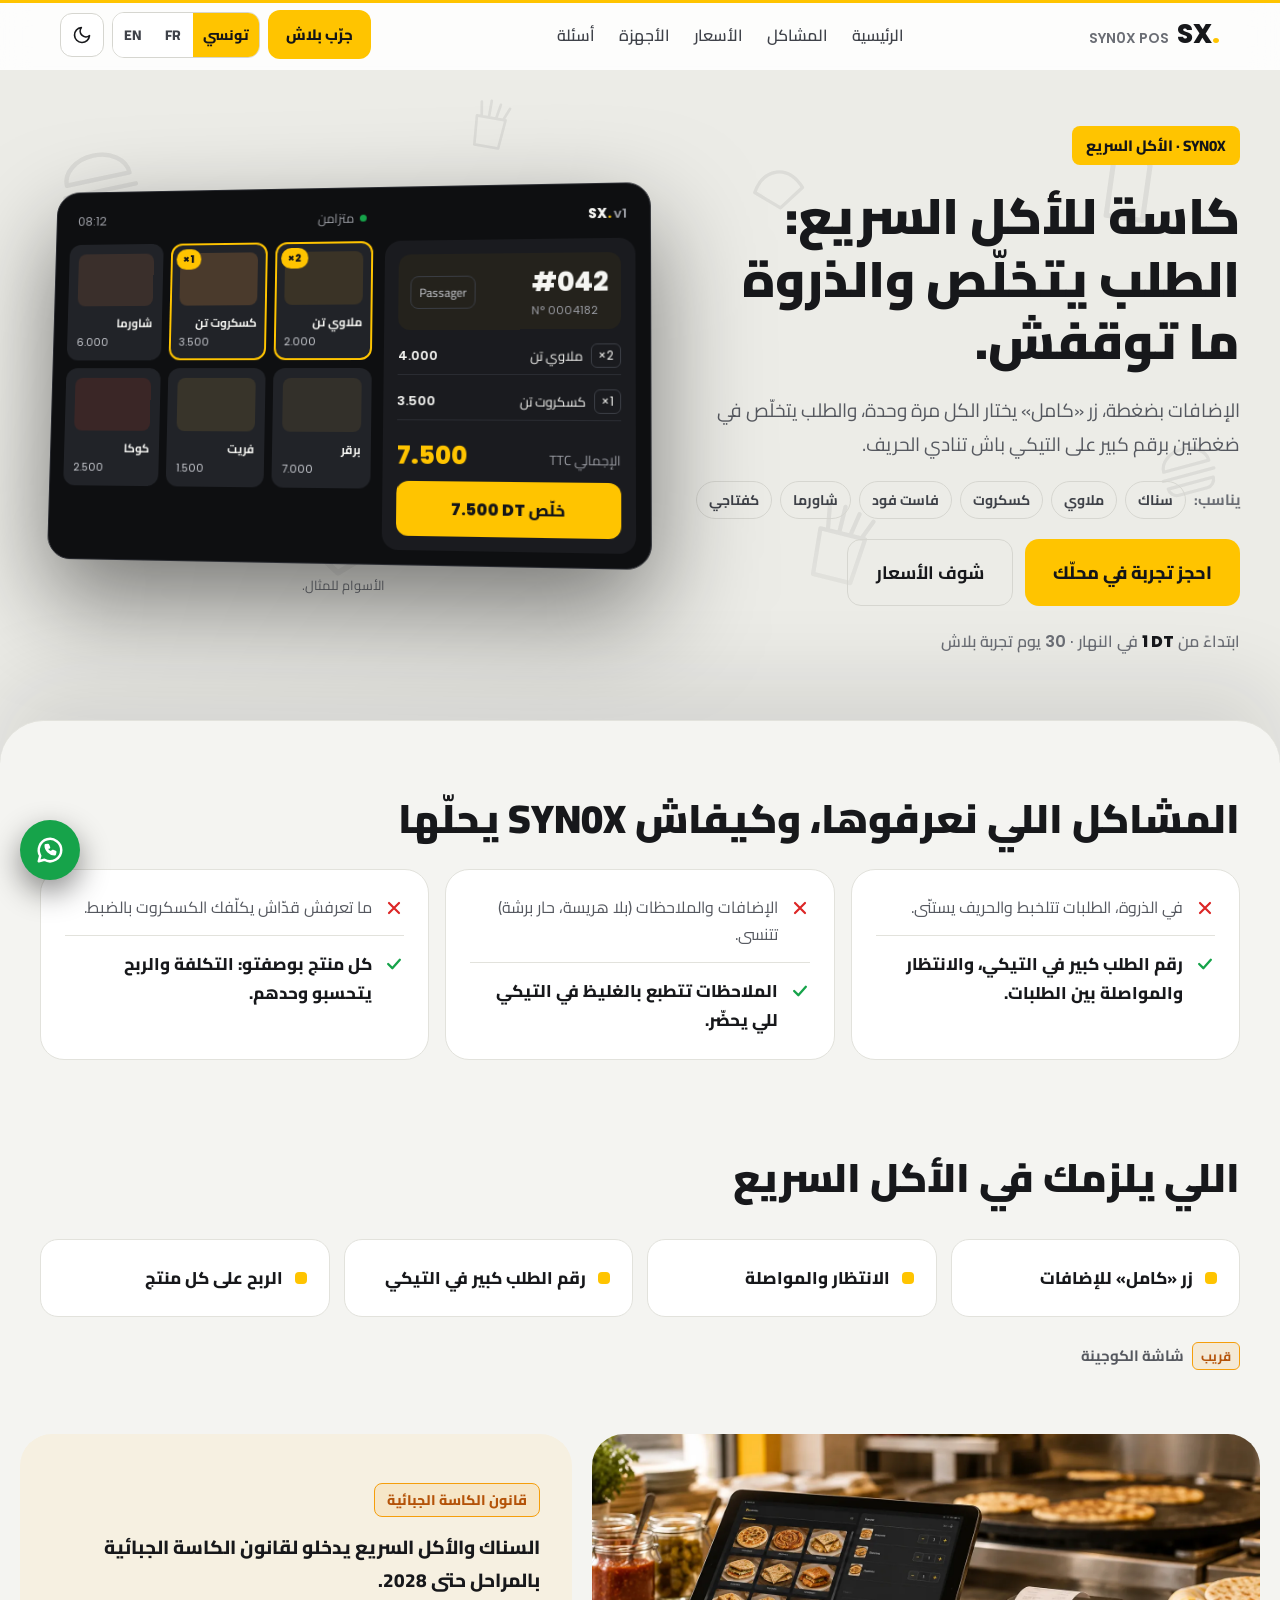
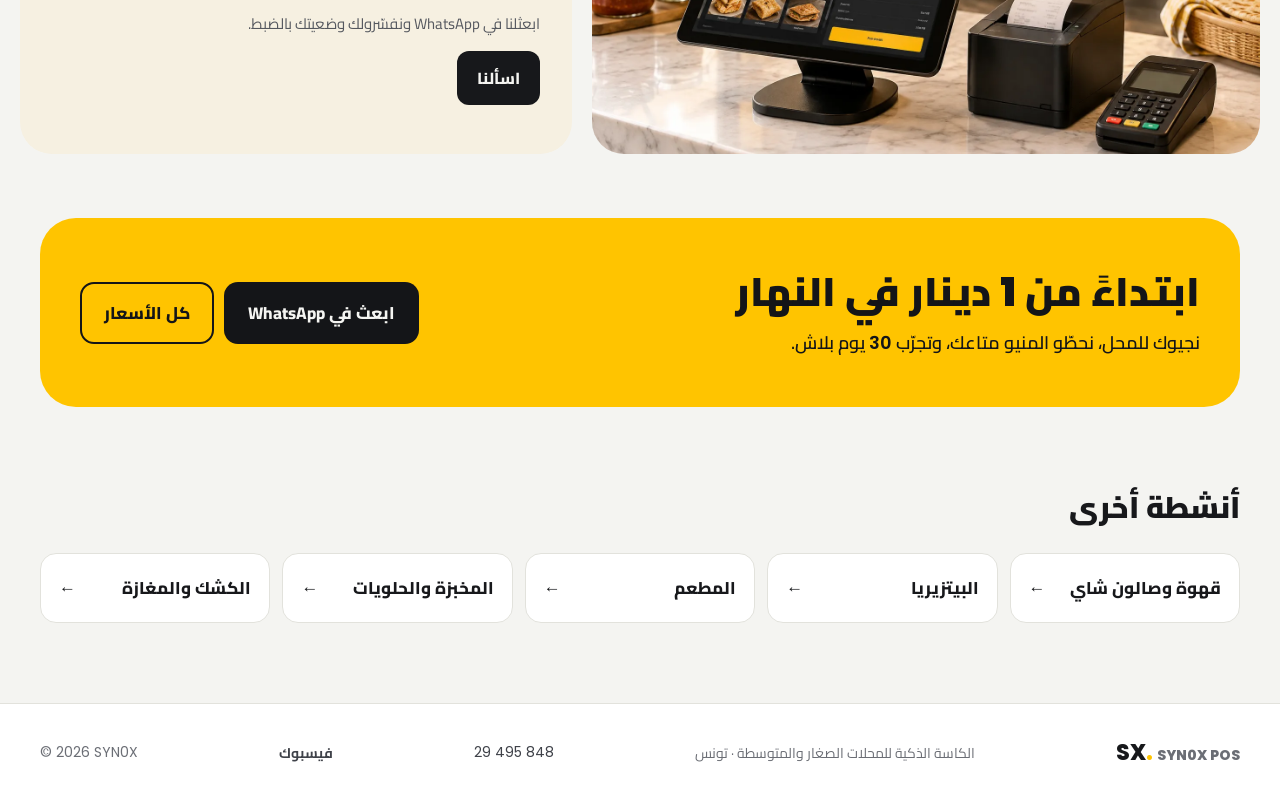
<file: site/snack/index.html>
<!doctype html>
<html lang="ar" dir="rtl">
<head>
<meta charset="utf-8">
<meta name="viewport" content="width=device-width, initial-scale=1, viewport-fit=cover">
<title>برنامج كاسة للسناك والأكل السريع — SYN0X POS</title>
<meta name="description" content="كاسة للسناك، الملاوي، الكسكروت والشاورما: الطلب في ضغطتين، رقم كبير على التيكي، والربح على كل منتج. ابتداءً من 1 دينار في النهار.">
<meta name="theme-color" content="#141518">
<link rel="icon" href="../favicon.svg" type="image/svg+xml">
<link rel="apple-touch-icon" href="../icon-180.png">
<link rel="canonical" href="https://jlassihaithem10-collab.github.io/synox-app/site/snack/">
<meta property="og:type" content="website">
<meta property="og:locale" content="ar_TN">
<meta property="og:title" content="برنامج كاسة للسناك والأكل السريع — SYN0X POS">
<meta property="og:description" content="كاسة للسناك، الملاوي، الكسكروت والشاورما: الطلب في ضغطتين، رقم كبير على التيكي، والربح على كل منتج. ابتداءً من 1 دينار في النهار.">
<meta property="og:url" content="https://jlassihaithem10-collab.github.io/synox-app/site/snack/">
<meta property="og:image" content="https://jlassihaithem10-collab.github.io/synox-app/site/og.jpg">
<meta property="og:image:width" content="1200">
<meta property="og:image:height" content="630">
<meta name="twitter:card" content="summary_large_image">
<meta name="twitter:image" content="https://jlassihaithem10-collab.github.io/synox-app/site/og.jpg">
<link rel="preconnect" href="https://fonts.googleapis.com">
<link href="https://fonts.googleapis.com/css2?family=Cairo:wght@400;600;700;800;900&amp;family=Poppins:wght@500;600;700;800&amp;display=swap" rel="stylesheet">
<style>
body{margin:0;background:#ECECE7}
.th-dark,.dark-zone{--page:#0B0C0E;--bg:#141518;--bar:#0E0F11;--card:#1A1B1F;--card2:#212328;--line:#2A2C32;--border:#3A3D44;--tx:#F5F5F2;--tx2:#B4B6BC;--tx3:#C9CBD1;--tx4:#9A9CA3;--beige:#24221C;--beige2:#2F2C24;--beigeBd:#3A3526;--chip:#24262B;--marq:#2E3036;--hl:#FFC400;--hlbg:none;--nav:rgba(14,15,17,.82);--sh:rgba(0,0,0,.5)}
.th-light{--page:#ECECE7;--bg:#F4F4F1;--bar:#FFFFFF;--card:#FFFFFF;--card2:#ECECE7;--line:#E2E2DC;--border:#D6D6D0;--tx:#17181B;--tx2:#55585F;--tx3:#3F4249;--tx4:#6B6E75;--beige:#F6F0E1;--beige2:#EDE4CC;--beigeBd:#E3D7B6;--chip:#F4F4F1;--marq:#D6D6D0;--hl:#17181B;--hlbg:linear-gradient(transparent 58%,rgba(255,196,0,.65) 58%);--nav:rgba(255,255,255,.86);--sh:rgba(23,24,27,.1)}
.th-light .lift:hover{border-color:#C9C9C2;box-shadow:0 24px 48px rgba(23,24,27,.12)}
.dark-zone{color:var(--tx)}

html{scroll-behavior:smooth}
a{color:#FFC400;text-decoration:none}a:hover{color:#FFD54A}
.num{font-family:Poppins,Cairo,sans-serif;direction:ltr;unicode-bidi:isolate}
.up{animation:up .9s cubic-bezier(.2,.7,.2,1) both}
@keyframes up{from{opacity:0;transform:translateY(32px)}}
.float{animation:float 7s ease-in-out infinite}
@keyframes float{50%{transform:translateY(-12px)}}
.tilt{transform:perspective(1600px) rotateY(-9deg) rotateX(5deg);transition:transform .7s cubic-bezier(.2,.7,.2,1)}
.tilt:hover{transform:perspective(1600px) rotateY(0) rotateX(0)}
.tile{transition:border-color .3s,background .3s}
.tap{animation:tap .55s ease-out}
@keyframes tap{0%{transform:scale(1);box-shadow:0 0 0 0 rgba(255,196,0,.7)}35%{transform:scale(.9)}100%{transform:scale(1);box-shadow:0 0 0 14px rgba(255,196,0,0)}}
.ln{animation:ln .5s cubic-bezier(.2,.7,.2,1) both}
@keyframes ln{from{opacity:0;transform:translateX(-36px)}}
.press{animation:press 1s ease-in-out infinite}
@keyframes press{0%{box-shadow:0 0 0 0 rgba(255,196,0,.65)}100%{box-shadow:0 0 0 16px rgba(255,196,0,0)}}
.pop{animation:pop .55s cubic-bezier(.2,1.4,.4,1) both}
@keyframes pop{from{opacity:0;transform:scale(.7) translateY(20px)}}
.marq{display:flex;width:max-content;animation:marq 34s linear infinite}
@keyframes marq{to{transform:translateX(-50%)}}
.lift{transition:transform .4s cubic-bezier(.2,.7,.2,1),border-color .4s,box-shadow .4s}
.lift:hover{transform:translateY(-8px);border-color:#4A4D55;box-shadow:0 24px 48px rgba(0,0,0,.4)}
.glow{animation:glow 3s ease-in-out infinite}
@keyframes glow{50%{box-shadow:0 0 0 1px rgba(255,196,0,.5),0 20px 60px rgba(255,196,0,.18)}}
.btn{transition:transform .25s,box-shadow .25s}
.btn:hover{transform:translateY(-3px);box-shadow:0 12px 28px rgba(255,196,0,.28)}
.blink{animation:blink 1.6s ease-in-out infinite}
@keyframes blink{50%{opacity:.35}}
.prog{display:none}
.deco-layer{-webkit-mask-image:linear-gradient(to bottom,#000 0%,#000 70%,transparent 100%);mask-image:linear-gradient(to bottom,#000 0%,#000 70%,transparent 100%)}
.deco{opacity:.07;animation-name:drift;animation-iteration-count:infinite;animation-timing-function:ease-in-out;animation-direction:alternate}
.th-dark .deco{opacity:.09}
@keyframes drift{from{translate:0 0}to{translate:0 -18px}}
@media (max-width:700px){.deco{opacity:.05}}
.burger{display:none}
[dir=ltr] .inv-row{flex-direction:row-reverse}
[dir=ltr] .band-grad{background:linear-gradient(to right,rgba(11,12,14,.82) 0%,rgba(11,12,14,.35) 45%,rgba(11,12,14,0) 70%)!important}
[dir=ltr] .band-txt{right:auto!important;left:0}
[dir=ltr] .prog-dir{transform-origin:left!important}
[dir=ltr] .growx{transform-origin:left}
.lang-sw{display:inline-flex;border:1px solid var(--border);border-radius:12px;overflow:hidden;height:44px}
.lang-sw button{border:0;background:var(--card);color:var(--tx3);font-family:Cairo,Poppins,sans-serif;font-weight:800;font-size:14px;padding:0 10px;min-width:40px;cursor:pointer}
@media (max-width:480px){.lang-sw button{padding:0 7px;min-width:34px;font-size:13px}}
.stamp{animation:stampIn .8s cubic-bezier(.2,1.5,.4,1) .9s both, wob 4s ease-in-out 2s infinite;color:#141518}
.stamp:hover{color:#141518}
@keyframes stampIn{from{opacity:0;transform:scale(2.2) rotate(-40deg)}to{opacity:1;transform:scale(1) rotate(-12deg)}}
@keyframes wob{0%,100%{transform:rotate(-12deg)}50%{transform:rotate(-6deg) scale(1.05)}}
@media (max-width:600px){.stamp{width:82px!important;height:82px!important;top:-40px!important;left:-6px!important;border-width:3px!important}.stamp span{font-size:10px!important}.stamp span.num{font-size:22px!important}}
.wa-fab{animation:wa 2.4s ease-in-out infinite;transition:transform .25s}
.wa-fab:hover{transform:scale(1.08)}
@keyframes wa{0%,100%{box-shadow:0 12px 30px rgba(0,0,0,.45),0 0 0 0 rgba(22,163,74,.55)}50%{box-shadow:0 12px 30px rgba(0,0,0,.45),0 0 0 14px rgba(22,163,74,0)}}
@supports (animation-timeline: view()){.paper{animation:paper linear both;animation-timeline:view();animation-range:entry 30% cover 55%}@keyframes paper{from{transform:translateY(-100%)}}}
.cta-short{display:none}
@media (max-width:1180px){.nav-links{display:none!important}.burger{display:inline-flex}}
@media (min-width:1181px){.menu-panel{display:none!important}}
.nav-links a{white-space:nowrap}
@media (max-width:700px){.tilt{width:620px;zoom:calc((100vw - 48px) / 620px);transform:none}.tilt:hover{transform:none}}
[dir=ltr] .wa-fab{left:auto!important;right:20px}
[dir=ltr] h1{font-size:48px!important;line-height:1.15!important}
@media (max-width:600px){[dir=ltr] h1{font-size:34px!important}}
@media (max-width:480px){.nav-cta{display:none!important}}
@media (max-width:480px){.nav-sub{display:none}.cta-long{display:none}.cta-short{display:inline}}
@media (max-width:600px){img[alt]{max-height:380px}h1{font-size:36px!important}h2{font-size:30px!important}.shrink{padding:26px!important}.shrink h3{font-size:28px!important}.zoom{padding-left:24px!important;padding-right:24px!important}}
@media (min-width:900px) and (min-height:740px){.hero-stick{position:sticky;top:72px}@supports (animation-timeline: view()){.hero-spacer{height:520px}}}
@supports (animation-timeline: view()){
.prog{display:block;animation:prog linear both;animation-timeline:scroll(root)}
@keyframes prog{from{transform:scaleX(0)}to{transform:scaleX(1)}}
@media (min-width:900px) and (min-height:740px){.heroOut{animation:heroOut linear both;animation-timeline:scroll(root);animation-range:0px 620px}}
@keyframes heroOut{to{transform:scale(.9) translateY(-30px);opacity:.25}}
.rv{animation:rv linear both;animation-timeline:view();animation-range:entry 0% cover 30%}
@keyframes rv{from{opacity:0;transform:translateY(80px) scale(.96)}}
.rvs{animation:rvs linear both;animation-timeline:view();animation-range:entry 0% cover 35%}
@keyframes rvs{from{opacity:0;transform:translateX(-90px) rotate(-2deg)}}
.zoom{animation:zoom linear both;animation-timeline:view();animation-range:entry 0% cover 25%}
@keyframes zoom{from{transform:scale(.88);border-radius:80px;opacity:.4}}
.phone{animation:phone linear both;animation-timeline:view();animation-range:entry 0% cover 45%}
@keyframes phone{from{transform:translateY(160px) rotate(-12deg) scale(.85);opacity:0}}
.bar{transform-origin:bottom;animation:bar linear both;animation-timeline:view();animation-range:entry 20% cover 50%}
@keyframes bar{from{transform:scaleY(.05)}}
.growx{transform-origin:right;animation:growx linear both;animation-timeline:view();animation-range:entry 10% cover 40%}
@keyframes growx{from{transform:scaleX(0)}}
.shrink{animation:shrink linear both;animation-timeline:view();animation-range:exit-crossing 0% exit-crossing 100%}
@keyframes shrink{to{transform:scale(.92);filter:brightness(.6)}}
}
@supports (animation-timeline: view()){
@keyframes tiltFlat{0%{transform:perspective(1600px) rotateY(-14deg) rotateX(8deg) scale(.94)}35%,100%{transform:perspective(1600px) rotateY(0) rotateX(0) scale(1)}}
@keyframes scrCash{0%,30%{opacity:0;transform:translateY(16px)}40%,62%{opacity:1;transform:none}72%,100%{opacity:0;transform:translateY(-16px)}}
@keyframes scrRep{0%,62%{opacity:0;transform:translateY(16px)}72%,100%{opacity:1;transform:none}}
@media (min-width:900px) and (min-height:740px){
.tilt{animation:tiltFlat linear both;animation-timeline:scroll(root);animation-range:0px 700px}
.scr-cash{animation:scrCash linear both;animation-timeline:scroll(root);animation-range:0px 700px}
.scr-rep{animation:scrRep linear both;animation-timeline:scroll(root);animation-range:0px 700px}
.heroOut{animation-range:620px 1000px!important}
}
@media not ((min-width:900px) and (min-height:740px)){
.scr-cash{animation:scrCash linear both;animation-timeline:view();animation-range:cover 15% cover 85%}
.scr-rep{animation:scrRep linear both;animation-timeline:view();animation-range:cover 15% cover 85%}
}
.plx{animation:plx linear both;animation-timeline:view();animation-range:cover 0% cover 100%}
@keyframes plx{from{transform:translateY(-9%) scale(1.18)}to{transform:translateY(9%) scale(1.18)}}
.plx-s{animation:plxS linear both;animation-timeline:view();animation-range:cover 0% cover 100%}
@keyframes plxS{from{transform:translateY(50px)}to{transform:translateY(-50px)}}
.stg>*{animation:stg linear both!important;animation-timeline:view()!important}
.stg>:nth-child(4n+1){animation-range:entry 0% cover 28%!important}
.stg>:nth-child(4n+2){animation-range:entry 12% cover 36%!important}
.stg>:nth-child(4n+3){animation-range:entry 24% cover 44%!important}
.stg>:nth-child(4n+4){animation-range:entry 36% cover 52%!important}
@keyframes stg{from{opacity:0;transform:translateY(90px) rotate(1.5deg) scale(.94)}}
}
@media (prefers-reduced-motion:reduce){*{animation:none!important;transition:none!important;scroll-behavior:auto!important}}
</style>
</head>
<body>
<div id="root"></div>
<noscript><p style="font-family:sans-serif;padding:24px">SYN0X POS — WhatsApp: +216 29 495 848</p></noscript>
<script src="../vendor/react.production.min.js"></script>
<script src="../vendor/react-dom.production.min.js"></script>
<script>window.SX_PROPS={act:"snack"}</script>
<script src="../act.js"></script>
</body>
</html>
</file>
<file: assets/index-BhbG6K4N.css>
@font-face{font-family:Cairo;font-style:normal;font-display:swap;font-weight:400;src:url(./cairo-arabic-400-normal-DN15VWMM.woff2) format("woff2"),url(./cairo-arabic-400-normal-CAYwymWN.woff) format("woff")}@font-face{font-family:Cairo;font-style:normal;font-display:swap;font-weight:400;src:url(./cairo-latin-400-normal-Dh7otpdh.woff2) format("woff2"),url(./cairo-latin-400-normal-b1R3q6Pf.woff) format("woff")}@font-face{font-family:Cairo;font-style:normal;font-display:swap;font-weight:600;src:url(./cairo-arabic-600-normal-rkrvveqO.woff2) format("woff2"),url(./cairo-arabic-600-normal-B3EOalmC.woff) format("woff")}@font-face{font-family:Cairo;font-style:normal;font-display:swap;font-weight:600;src:url(./cairo-latin-600-normal-mGS0uvCM.woff2) format("woff2"),url(./cairo-latin-600-normal-buYOP1M3.woff) format("woff")}@font-face{font-family:Cairo;font-style:normal;font-display:swap;font-weight:700;src:url(./cairo-arabic-700-normal-D3nDedWX.woff2) format("woff2"),url(./cairo-arabic-700-normal-CyOqhaeK.woff) format("woff")}@font-face{font-family:Cairo;font-style:normal;font-display:swap;font-weight:700;src:url(./cairo-latin-700-normal-C3GYtKbV.woff2) format("woff2"),url(./cairo-latin-700-normal-6fcUy4Rc.woff) format("woff")}@font-face{font-family:Poppins;font-style:normal;font-display:swap;font-weight:500;src:url(./poppins-latin-500-normal-C8OXljZJ.woff2) format("woff2"),url(./poppins-latin-500-normal-DGXqpDMm.woff) format("woff")}@font-face{font-family:Poppins;font-style:normal;font-display:swap;font-weight:600;src:url(./poppins-latin-600-normal-zEkxB9Mr.woff2) format("woff2"),url(./poppins-latin-600-normal-BJdTmd5m.woff) format("woff")}@font-face{font-family:Poppins;font-style:normal;font-display:swap;font-weight:700;src:url(./poppins-latin-700-normal-Qrb0O0WB.woff2) format("woff2"),url(./poppins-latin-700-normal-BVuQR_eA.woff) format("woff")}
</file>
<file: admin/assets/index-7V1TVXVy.css>
@font-face{font-family:Cairo;font-style:normal;font-display:swap;font-weight:400;src:url(./cairo-arabic-400-normal-DN15VWMM.woff2) format("woff2"),url(./cairo-arabic-400-normal-CAYwymWN.woff) format("woff")}@font-face{font-family:Cairo;font-style:normal;font-display:swap;font-weight:400;src:url(./cairo-latin-400-normal-Dh7otpdh.woff2) format("woff2"),url(./cairo-latin-400-normal-b1R3q6Pf.woff) format("woff")}@font-face{font-family:Cairo;font-style:normal;font-display:swap;font-weight:600;src:url(./cairo-arabic-600-normal-rkrvveqO.woff2) format("woff2"),url(./cairo-arabic-600-normal-B3EOalmC.woff) format("woff")}@font-face{font-family:Cairo;font-style:normal;font-display:swap;font-weight:600;src:url(./cairo-latin-600-normal-mGS0uvCM.woff2) format("woff2"),url(./cairo-latin-600-normal-buYOP1M3.woff) format("woff")}@font-face{font-family:Cairo;font-style:normal;font-display:swap;font-weight:700;src:url(./cairo-arabic-700-normal-D3nDedWX.woff2) format("woff2"),url(./cairo-arabic-700-normal-CyOqhaeK.woff) format("woff")}@font-face{font-family:Cairo;font-style:normal;font-display:swap;font-weight:700;src:url(./cairo-latin-700-normal-C3GYtKbV.woff2) format("woff2"),url(./cairo-latin-700-normal-6fcUy4Rc.woff) format("woff")}@font-face{font-family:Poppins;font-style:normal;font-display:swap;font-weight:500;src:url(./poppins-latin-500-normal-C8OXljZJ.woff2) format("woff2"),url(./poppins-latin-500-normal-DGXqpDMm.woff) format("woff")}@font-face{font-family:Poppins;font-style:normal;font-display:swap;font-weight:600;src:url(./poppins-latin-600-normal-zEkxB9Mr.woff2) format("woff2"),url(./poppins-latin-600-normal-BJdTmd5m.woff) format("woff")}:root{--bg: #141518;--side: #0E0F11;--bar: #111215;--card: #1A1B1F;--card2: #212328;--hover: #24262C;--line: #2A2C32;--bd: #3A3D44;--fg: #F5F5F2;--fg2: #A3A5AC;--fg3: #70737B;--acc: #FFC400;--accTx: #FFC400;--accSoft: rgba(255, 196, 0, .12);--onAcc: #141518;--ok: #16A34A;--okTx: #4ADE80;--okSoft: rgba(22, 163, 74, .14);--warn: #F59E0B;--warnTx: #FBBF24;--warnSoft: rgba(245, 158, 11, .14);--bad: #DC2626;--badTx: #F87171;--badSoft: rgba(220, 38, 38, .14);--info: #9085E9;--infoTx: #B4ACF2;--infoSoft: rgba(144, 133, 233, .14);--s1: #C98500;--s2: #9085E9;--s3: #199E70;--s4: #3987E5;--shadow: 0 1px 2px rgba(0,0,0,.4), 0 8px 24px rgba(0,0,0,.25);--r: 10px;color-scheme:dark}:root[data-theme=light]{--bg: #F4F4F1;--side: #17181B;--bar: #FFFFFF;--card: #FFFFFF;--card2: #FAFAF7;--hover: #F1F1EC;--line: #ECECE7;--bd: #D6D6D0;--fg: #17181B;--fg2: #5F626A;--fg3: #8E9198;--accTx: #17181B;--accSoft: rgba(255, 196, 0, .18);--okTx: #15803D;--warnTx: #B45309;--badTx: #C81E1E;--infoTx: #5B4BC4;--s1: #C98500;--s2: #6250D6;--s3: #008300;--s4: #2A78D6;--shadow: 0 1px 2px rgba(20,20,20,.06), 0 8px 24px rgba(20,20,20,.06);color-scheme:light}*{box-sizing:border-box}html,body,#root{margin:0;height:100%;background:var(--bg)}body{font-family:Cairo,system-ui,sans-serif;font-size:14px;color:var(--fg);line-height:1.45;-webkit-font-smoothing:antialiased}.num,.mono{font-family:Poppins,system-ui,sans-serif;direction:ltr;unicode-bidi:isolate;font-variant-numeric:tabular-nums}button,input,select,textarea{font:inherit;color:inherit}button{cursor:pointer}:focus-visible{outline:2px solid var(--acc);outline-offset:2px}a{color:inherit}h1,h2,h3{margin:0;line-height:1.25}::-webkit-scrollbar{width:10px;height:10px}::-webkit-scrollbar-thumb{background:var(--bd);border-radius:8px;border:2px solid var(--bg)}.app{display:grid;grid-template-columns:auto 1fr;height:100%}.side{width:236px;background:var(--side);color:#e9e9e4;display:flex;flex-direction:column;border-inline-end:1px solid #1d1f23;transition:width .18s;overflow:hidden;z-index:30}.side.collapsed{width:68px}.brand{display:flex;align-items:center;gap:10px;height:60px;padding:0 18px;flex-shrink:0}.brand b{font-family:Poppins;font-size:20px;letter-spacing:-.5px}.brand b i{color:var(--acc);font-style:normal}.brand small{font-size:11px;color:#8e9198;line-height:1.1;white-space:nowrap}.nav{flex:1;overflow-y:auto;padding:8px 10px;display:flex;flex-direction:column;gap:2px}.nav button{display:flex;align-items:center;gap:12px;height:40px;padding:0 12px;border:0;background:transparent;color:#b9bbc1;border-radius:8px;text-align:start;white-space:nowrap;position:relative;font-weight:600}.nav button:hover{background:#1b1c20;color:#fff}.nav button.on{background:#1f2024;color:#fff}.nav button.on:before{content:"";position:absolute;inset-inline-start:-10px;top:9px;bottom:9px;width:3px;border-radius:2px;background:var(--acc)}.nav button .cnt{margin-inline-start:auto;background:var(--bad);color:#fff;font-size:11px;min-width:20px;height:20px;border-radius:10px;display:grid;place-items:center;padding:0 6px}.side.collapsed .nav button .lbl,.side.collapsed .brand small,.side.collapsed .side-foot .lbl{display:none}.side.collapsed .nav button .cnt{position:absolute;top:2px;inset-inline-end:4px;min-width:16px;height:16px;font-size:10px;padding:0 4px}.side-foot{padding:10px;border-top:1px solid #1d1f23}.side-foot button{width:100%;display:flex;align-items:center;gap:10px;height:38px;padding:0 12px;border:0;border-radius:8px;background:transparent;color:#8e9198}.side-foot button:hover{background:#1b1c20;color:#fff}.main{display:flex;flex-direction:column;min-width:0;height:100%}.top{height:60px;flex-shrink:0;background:var(--bar);border-bottom:1px solid var(--line);display:flex;align-items:center;gap:12px;padding:0 20px;position:relative;z-index:20}.crumbs{display:flex;align-items:center;gap:6px;color:var(--fg2);font-size:13px;min-width:0}.crumbs b{color:var(--fg);font-size:16px;white-space:nowrap;overflow:hidden;text-overflow:ellipsis}.content{flex:1;overflow-y:auto;overflow-x:hidden;padding:20px 24px 40px}.page{max-width:1440px;margin:0 auto;display:flex;flex-direction:column;gap:16px;animation:fade .15s ease-out}@keyframes fade{0%{opacity:0;transform:translateY(3px)}to{opacity:1;transform:none}}.page-h{display:flex;align-items:flex-end;justify-content:space-between;gap:12px;flex-wrap:wrap}.page-h h1{font-size:22px;font-weight:700}.page-h p{margin:2px 0 0;color:var(--fg2);font-size:13px}.row{display:flex;align-items:center;gap:8px}.wrap{flex-wrap:wrap}.grow{flex:1;min-width:0}.muted{color:var(--fg2)}.faint{color:var(--fg3)}.small{font-size:12px}.strong{font-weight:700}.grid{display:grid;gap:16px}.g2{grid-template-columns:repeat(2,minmax(0,1fr))}.g3{grid-template-columns:repeat(3,minmax(0,1fr))}.g-2-1{grid-template-columns:minmax(0,2fr) minmax(0,1fr)}.kpis{display:grid;gap:12px;grid-template-columns:repeat(5,minmax(0,1fr))}.card{background:var(--card);border:1px solid var(--line);border-radius:var(--r);min-width:0}.card-h{display:flex;align-items:center;justify-content:space-between;gap:10px;padding:14px 16px 0;min-height:44px}.card-h h3{font-size:15px;font-weight:700}.card-b{padding:14px 16px 16px}.kpi{padding:14px 16px;display:flex;flex-direction:column;gap:4px;text-align:start;border:1px solid var(--line);background:var(--card);border-radius:var(--r);min-width:0}button.kpi:hover{border-color:var(--bd);background:var(--card2)}.kpi .k-l{font-size:12.5px;color:var(--fg2);font-weight:600;white-space:nowrap;overflow:hidden;text-overflow:ellipsis}.kpi .k-v{font-family:Poppins;font-size:24px;font-weight:600;letter-spacing:-.5px;direction:ltr;text-align:start;unicode-bidi:isolate}.kpi .k-s{font-size:12px;color:var(--fg3);white-space:nowrap;overflow:hidden;text-overflow:ellipsis}.kpi.hl{border-color:#ffc40073;background:linear-gradient(180deg,var(--accSoft),transparent 70%),var(--card)}.btn{height:36px;padding:0 14px;border-radius:8px;border:1px solid var(--bd);background:var(--card2);display:inline-flex;align-items:center;justify-content:center;gap:8px;font-weight:700;font-size:13.5px;white-space:nowrap}.btn:hover:not(:disabled){background:var(--hover)}.btn:disabled{opacity:.45;cursor:not-allowed}.btn.pri{background:var(--acc);color:var(--onAcc);border-color:var(--acc)}.btn.pri:hover:not(:disabled){background:#ffd033}.btn.danger{background:transparent;color:var(--badTx);border-color:#dc262680}.btn.danger:hover:not(:disabled){background:var(--badSoft)}.btn.ghost{background:transparent;border-color:transparent}.btn.ghost:hover:not(:disabled){background:var(--hover)}.btn.sm{height:30px;padding:0 10px;font-size:12.5px}.btn.icon{width:36px;padding:0}.btn.sm.icon{width:30px}.demo-tag{display:inline-flex;align-items:center;gap:4px;font-size:10.5px;font-weight:700;text-transform:uppercase;letter-spacing:.4px;padding:1px 6px;border-radius:4px;background:var(--infoSoft);color:var(--infoTx);white-space:nowrap}.badge{display:inline-flex;align-items:center;gap:5px;height:22px;padding:0 8px;border-radius:11px;font-size:12px;font-weight:700;white-space:nowrap;background:var(--card2);color:var(--fg2);border:1px solid var(--line)}.badge:before{content:"";width:6px;height:6px;border-radius:50%;background:currentColor}.badge.plain:before{display:none}.badge.ok{background:var(--okSoft);color:var(--okTx);border-color:transparent}.badge.warn{background:var(--warnSoft);color:var(--warnTx);border-color:transparent}.badge.bad{background:var(--badSoft);color:var(--badTx);border-color:transparent}.badge.info{background:var(--infoSoft);color:var(--infoTx);border-color:transparent}.badge.acc{background:var(--accSoft);color:var(--accTx);border-color:transparent}.sev{display:inline-flex;align-items:center;gap:6px;font-size:12px;font-weight:700;white-space:nowrap}.sev i{width:8px;height:8px;border-radius:2px;transform:rotate(45deg)}.input,.select,.textarea{height:36px;border-radius:8px;border:1px solid var(--bd);background:var(--bg);padding:0 10px;min-width:0;width:100%}.textarea{height:auto;padding:8px 10px;resize:vertical;min-height:72px}.input:focus,.select:focus,.textarea:focus{outline:none;border-color:var(--acc);box-shadow:0 0 0 3px var(--accSoft)}.input.err,.select.err{border-color:var(--bad)}.field{display:flex;flex-direction:column;gap:5px;min-width:0}.field label{font-size:12.5px;font-weight:700;color:var(--fg2)}.field .err-t{font-size:12px;color:var(--badTx)}.field .hint{font-size:12px;color:var(--fg3)}.search{position:relative}.search svg{position:absolute;inset-inline-start:10px;top:50%;transform:translateY(-50%);color:var(--fg3);pointer-events:none}.search .input{padding-inline-start:34px}.seg{display:inline-flex;background:var(--card2);border:1px solid var(--line);border-radius:9px;padding:3px;gap:2px;flex-wrap:wrap}.seg button{height:28px;padding:0 12px;border:0;border-radius:6px;background:transparent;color:var(--fg2);font-weight:700;font-size:12.5px;white-space:nowrap}.seg button.on{background:var(--acc);color:var(--onAcc)}.seg button:hover:not(.on){color:var(--fg);background:var(--hover)}.switch{width:40px;height:22px;border-radius:11px;background:var(--bd);border:0;position:relative;flex-shrink:0;transition:background .15s}.switch:after{content:"";position:absolute;top:3px;inset-inline-start:3px;width:16px;height:16px;border-radius:50%;background:#fff;transition:inset-inline-start .15s}.switch.on{background:var(--acc)}.switch.on:after{inset-inline-start:21px}.check{display:inline-flex;align-items:center;gap:8px;cursor:pointer}.check input{width:16px;height:16px;accent-color:var(--acc)}.tbl-wrap{overflow-x:auto}table.tbl{width:100%;border-collapse:collapse;font-size:13px}.tbl th{text-align:start;font-size:12px;font-weight:700;color:var(--fg2);padding:9px 12px;border-bottom:1px solid var(--line);white-space:nowrap;background:var(--card);position:sticky;top:0}.tbl th button{border:0;background:none;padding:0;font-weight:700;color:inherit;display:inline-flex;align-items:center;gap:4px}.tbl th button:hover{color:var(--fg)}.tbl td{padding:10px 12px;border-bottom:1px solid var(--line);vertical-align:middle}.tbl tbody tr:last-child td{border-bottom:0}.tbl tbody tr.click{cursor:pointer}.tbl tbody tr.click:hover td{background:var(--hover)}.tbl tbody tr.sel td{background:var(--accSoft)}.tbl .r{text-align:end}.tbl .nw{white-space:nowrap}.t-name{font-weight:700}.t-sub{font-size:12px;color:var(--fg3)}.pager{display:flex;align-items:center;justify-content:space-between;gap:10px;padding:10px 12px;border-top:1px solid var(--line);font-size:12.5px;color:var(--fg2);flex-wrap:wrap}.empty{padding:36px 16px;text-align:center;color:var(--fg2);display:flex;flex-direction:column;align-items:center;gap:8px}.empty svg{color:var(--fg3)}.empty b{color:var(--fg)}.overlay{position:fixed;top:0;right:0;bottom:0;left:0;background:#0505078c;z-index:100;display:flex;align-items:center;justify-content:center;padding:16px;animation:fade .12s}.modal{background:var(--card);border:1px solid var(--bd);border-radius:14px;width:min(560px,100%);max-height:calc(100vh - 32px);display:flex;flex-direction:column;box-shadow:var(--shadow)}.modal.wide{width:min(820px,100%)}.modal-h{padding:16px 18px 6px;display:flex;align-items:flex-start;gap:10px}.modal-h h2{font-size:17px;flex:1}.modal-b{padding:10px 18px;overflow-y:auto;display:flex;flex-direction:column;gap:12px}.modal-f{padding:12px 18px 16px;display:flex;justify-content:flex-end;gap:8px;flex-wrap:wrap}.drawer-ov{position:fixed;top:0;right:0;bottom:0;left:0;background:#05050773;z-index:90;animation:fade .12s}.drawer{position:fixed;top:0;bottom:0;inset-inline-end:0;width:min(620px,100vw);background:var(--card);border-inline-start:1px solid var(--bd);z-index:91;display:flex;flex-direction:column;box-shadow:var(--shadow);animation:slide .18s ease-out}@keyframes slide{0%{transform:translate(24px);opacity:0}to{transform:none;opacity:1}}[dir=rtl] .drawer{animation-name:slideR}@keyframes slideR{0%{transform:translate(-24px);opacity:0}to{transform:none;opacity:1}}.drawer-h{padding:16px 18px;border-bottom:1px solid var(--line);display:flex;gap:10px;align-items:flex-start}.drawer-b{flex:1;overflow-y:auto;padding:16px 18px 28px;display:flex;flex-direction:column;gap:16px}.pop{position:absolute;top:calc(100% + 6px);inset-inline-end:0;background:var(--card);border:1px solid var(--bd);border-radius:12px;box-shadow:var(--shadow);z-index:50;min-width:260px;overflow:hidden}.pop .item{display:flex;align-items:center;gap:10px;width:100%;border:0;background:transparent;padding:10px 14px;text-align:start;font-weight:600}.pop .item:hover,.pop .item.on{background:var(--hover)}.toasts{position:fixed;bottom:18px;inset-inline-end:18px;z-index:200;display:flex;flex-direction:column;gap:8px;max-width:min(420px,calc(100vw - 36px))}.toast{background:var(--card2);border:1px solid var(--bd);border-inline-start:4px solid var(--ok);border-radius:10px;padding:10px 14px;box-shadow:var(--shadow);font-weight:600;animation:fade .15s;display:flex;gap:8px;align-items:flex-start}.toast.warn{border-inline-start-color:var(--warn)}.toast.bad{border-inline-start-color:var(--bad)}.toast.info{border-inline-start-color:var(--info)}.tabs{display:flex;gap:4px;border-bottom:1px solid var(--line);overflow-x:auto}.tabs button{height:40px;padding:0 14px;border:0;background:transparent;color:var(--fg2);font-weight:700;border-bottom:2px solid transparent;white-space:nowrap;margin-bottom:-1px}.tabs button.on{color:var(--fg);border-bottom-color:var(--acc)}.tabs button:hover{color:var(--fg)}.dl{display:grid;grid-template-columns:minmax(120px,auto) 1fr;gap:8px 16px;font-size:13px}.dl dt{color:var(--fg2)}.dl dd{margin:0;font-weight:600;min-width:0;overflow-wrap:anywhere}.list-row{display:flex;align-items:center;gap:12px;padding:10px 0;border-top:1px solid var(--line)}.list-row:first-child{border-top:0}.online-dot{display:inline-block;width:9px;height:9px;border-radius:50%;flex-shrink:0;vertical-align:middle}.online-dot.on{background:#22c55e;box-shadow:0 0 0 3px #22c55e2e}.online-dot.off{background:#ef4444;box-shadow:0 0 0 3px #ef444426}.dot{width:8px;height:8px;border-radius:50%;flex-shrink:0}.avatar{width:34px;height:34px;border-radius:9px;display:grid;place-items:center;font-weight:700;font-family:Poppins;font-size:13px;flex-shrink:0;background:var(--accSoft);color:var(--accTx)}.timeline{display:flex;flex-direction:column}.tl-i{display:flex;gap:10px;padding:8px 0;position:relative}.tl-i:before{content:"";position:absolute;inset-inline-start:4px;top:22px;bottom:-8px;width:1px;background:var(--line)}.tl-i:last-child:before{display:none}.tl-i .dot{margin-top:7px}.section-t{font-size:12px;text-transform:uppercase;letter-spacing:.6px;color:var(--fg3);font-weight:700;margin:0 0 8px}.note{padding:10px 12px;background:var(--card2);border:1px solid var(--line);border-radius:8px;font-size:13px}.callout{padding:10px 12px;border-radius:8px;font-size:12.5px;display:flex;gap:8px;align-items:flex-start;background:var(--infoSoft);color:var(--fg)}.callout.warn{background:var(--warnSoft)}.callout svg{flex-shrink:0;margin-top:1px;color:var(--infoTx)}.callout.warn svg{color:var(--warnTx)}.bar-track{height:8px;border-radius:4px;background:var(--card2);overflow:hidden}.bar-fill{height:100%;border-radius:4px}.spin{width:16px;height:16px;border:2px solid currentColor;border-top-color:transparent;border-radius:50%;animation:rot .7s linear infinite}@keyframes rot{to{transform:rotate(360deg)}}.skel{background:linear-gradient(90deg,var(--card2),var(--hover),var(--card2));background-size:200% 100%;animation:sh 1.1s infinite;border-radius:6px}@keyframes sh{to{background-position:-200% 0}}.chart-tip{position:absolute;pointer-events:none;background:var(--card2);border:1px solid var(--bd);border-radius:8px;padding:8px 10px;font-size:12px;box-shadow:var(--shadow);white-space:nowrap;z-index:5}.legend{display:flex;flex-wrap:wrap;gap:6px 14px;font-size:12px;color:var(--fg2)}.legend span{display:inline-flex;align-items:center;gap:6px}.legend i{width:10px;height:10px;border-radius:3px}.ev{display:grid;grid-template-columns:minmax(0,1fr) auto;gap:6px 12px;font-size:13px}.ev>div{padding:7px 0;border-top:1px solid var(--line)}.ev>div:nth-child(-n+2){border-top:0}.ev .v{font-weight:700;text-align:end}.layer{border-inline-start:3px solid var(--line);padding:2px 0 2px 12px;padding-inline-start:12px}.layer.fact{border-color:var(--acc)}.layer.why{border-color:var(--info)}.layer.todo{border-color:var(--ok)}.layer h4{margin:0 0 6px;font-size:12px;text-transform:uppercase;letter-spacing:.5px;color:var(--fg2)}.layer ul{margin:0;padding-inline-start:18px;display:flex;flex-direction:column;gap:4px}.click-card{cursor:pointer;text-align:start;width:100%}.click-card:hover{border-color:var(--bd);background:var(--card2)}.mob-menu{display:none}@media (max-width: 1280px){.kpis{grid-template-columns:repeat(4,minmax(0,1fr))}}@media (max-width: 1100px){.kpis{grid-template-columns:repeat(3,minmax(0,1fr))}.g3{grid-template-columns:repeat(2,minmax(0,1fr))}.g-2-1{grid-template-columns:minmax(0,1fr)}.content{padding:16px 16px 36px}}@media (max-width: 820px){.kpis,.g2,.g3{grid-template-columns:repeat(2,minmax(0,1fr))}.side{position:fixed;top:0;bottom:0;inset-inline-start:0;width:236px;transform:translate(-100%);transition:transform .18s}[dir=rtl] .side{transform:translate(100%)}.side.open{transform:none!important;box-shadow:var(--shadow)}.side.collapsed{width:236px}.side.collapsed .nav button .lbl,.side.collapsed .brand small,.side.collapsed .side-foot .lbl{display:inline}.app{grid-template-columns:1fr}.mob-menu{display:inline-flex}.hide-sm{display:none!important}.top{padding:0 12px}}@media (max-width: 520px){.kpis,.g2,.g3{grid-template-columns:minmax(0,1fr)}}[dir=rtl] .flip svg{transform:scaleX(-1)}.kpis.k4{grid-template-columns:repeat(4,minmax(0,1fr))}@media (max-width: 820px){.kpis.k4{grid-template-columns:repeat(2,minmax(0,1fr))}}@media (max-width: 1180px) and (min-width: 821px){.side{width:68px}.side .nav button .lbl,.side .brand small,.side .side-foot .lbl{display:none}.side .nav button .cnt{position:absolute;top:2px;inset-inline-end:4px;min-width:16px;height:16px;font-size:10px;padding:0 4px}.hide-md{display:none!important}}@media (max-width: 1280px){.tbl .opt{display:none}}.steps-line{display:flex;flex-wrap:wrap;gap:10px;align-items:center;padding:10px 12px;border:1px solid var(--line);border-radius:8px}
</file>
<file: patron/assets/index-BBVgAzFV.css>
@font-face{font-family:Cairo;font-style:normal;font-display:swap;font-weight:400;src:url(./cairo-arabic-400-normal-DN15VWMM.woff2) format("woff2"),url(./cairo-arabic-400-normal-CAYwymWN.woff) format("woff")}@font-face{font-family:Cairo;font-style:normal;font-display:swap;font-weight:400;src:url(./cairo-latin-400-normal-Dh7otpdh.woff2) format("woff2"),url(./cairo-latin-400-normal-b1R3q6Pf.woff) format("woff")}@font-face{font-family:Cairo;font-style:normal;font-display:swap;font-weight:600;src:url(./cairo-arabic-600-normal-rkrvveqO.woff2) format("woff2"),url(./cairo-arabic-600-normal-B3EOalmC.woff) format("woff")}@font-face{font-family:Cairo;font-style:normal;font-display:swap;font-weight:700;src:url(./cairo-arabic-700-normal-D3nDedWX.woff2) format("woff2"),url(./cairo-arabic-700-normal-CyOqhaeK.woff) format("woff")}@font-face{font-family:Cairo;font-style:normal;font-display:swap;font-weight:700;src:url(./cairo-latin-700-normal-C3GYtKbV.woff2) format("woff2"),url(./cairo-latin-700-normal-6fcUy4Rc.woff) format("woff")}@font-face{font-family:Poppins;font-style:normal;font-display:swap;font-weight:500;src:url(./poppins-latin-500-normal-C8OXljZJ.woff2) format("woff2"),url(./poppins-latin-500-normal-DGXqpDMm.woff) format("woff")}@font-face{font-family:Poppins;font-style:normal;font-display:swap;font-weight:600;src:url(./poppins-latin-600-normal-zEkxB9Mr.woff2) format("woff2"),url(./poppins-latin-600-normal-BJdTmd5m.woff) format("woff")}@font-face{font-family:Poppins;font-style:normal;font-display:swap;font-weight:700;src:url(./poppins-latin-700-normal-Qrb0O0WB.woff2) format("woff2"),url(./poppins-latin-700-normal-BVuQR_eA.woff) format("woff")}
</file>
